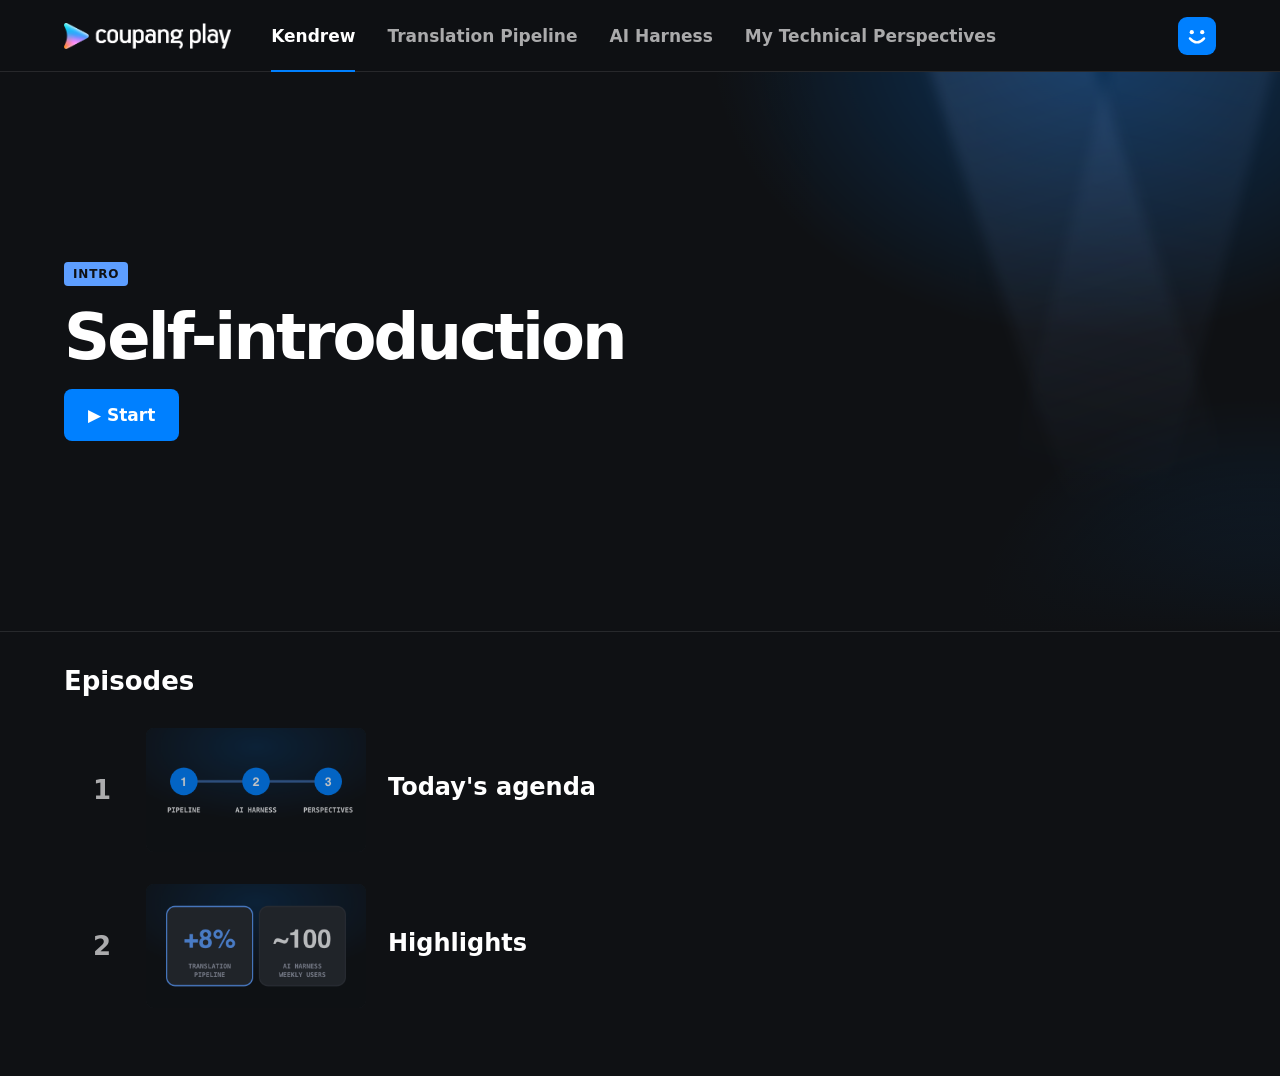
<file: start.html>
<!DOCTYPE html>
<html><head><meta charset="utf-8"><meta name="viewport" content="width=device-width, initial-scale=1"><title>Kendrew's Presentation</title><link rel="icon" type="image/svg+xml" href="assets/favicon.svg">
<link rel="stylesheet" href="assets/coupangplay-tokens.css">
<style>
/* Official Coupang Play colour tokens + deck aliases (--blue, --bg, --fg…) live in assets/coupangplay-tokens.css.
   Below: deck-only extras. Sizes scaled ~1.25× for 1080p screen share. */
:root{
  --green:var(--color-base-green-200);      /* "chosen" highlight (brand token) */
  --rail:var(--color-base-blue-gray-900);     /* poster/thumb placeholder fill */
  --on-accent:var(--color-semantic-text-primary-inverse); /* dark text on accent badges */
  --ease:cubic-bezier(.16,1,.3,1);
}
*{box-sizing:border-box}
html,body{margin:0;background:var(--bg);color:var(--fg);font-family:Pretendard,"SF Pro Text",Inter,ui-sans-serif,system-ui,sans-serif;-webkit-font-smoothing:antialiased}
.wrap{max-width:1680px;margin:0 auto;padding:0 64px}
button{font:inherit;color:inherit}
.view{display:none}.view.on{display:block;animation:fadein .28s var(--ease)}
@keyframes fadein{from{opacity:0}to{opacity:1}}

/* Header */
header{position:sticky;top:0;z-index:5;height:72px;background:rgba(15,17,20,.88);backdrop-filter:blur(18px);border-bottom:1px solid var(--line-subtle)}
header .wrap{height:100%;display:flex;align-items:center;gap:40px}
/* Profile avatar (top right) + details card. Avatar = Coupang Play's blue smiley profile icon (ref: assets/reference/coupangplay-profile-icons.png) */
.profile{margin-left:auto;position:relative}
.avatar{all:unset;cursor:pointer;width:38px;height:38px;border-radius:9px;display:block;background:var(--blue);
  box-shadow:0 0 0 2px transparent;transition:box-shadow .15s}
.avatar svg{width:100%;height:100%;display:block}
.avatar:hover,.avatar[aria-expanded="true"]{box-shadow:0 0 0 2px var(--fg)}
.menu{display:none;position:absolute;right:0;top:calc(100% + 14px);width:380px;padding:22px 24px;border-radius:12px;background:var(--color-base-blue-gray-900);
  border:1px solid var(--line);box-shadow:0 18px 50px rgba(0,0,0,.55);animation:fadein .2s var(--ease)}
.menu.on{display:block}
.menu .who{display:flex;align-items:center;gap:14px;padding-bottom:16px;margin-bottom:14px;border-bottom:1px solid var(--line)}
.menu .who .avatar{width:52px;height:52px;border-radius:12px;cursor:default}
.menu .who b{display:block;font-size:19px;font-weight:850}
.menu .who small{display:block;font-size:14px;color:var(--fg3);margin-top:2px}
.menu dl{display:grid;grid-template-columns:104px 1fr;gap:10px 14px;margin:0;font-size:15px;line-height:1.4}
.menu dt{color:var(--fg3);font-weight:650}
.menu dd{margin:0;font-weight:600}
.brand{all:unset;cursor:pointer;font-weight:900;font-size:20px;letter-spacing:-.02em;display:flex;align-items:center;gap:10px}
.brand img{height:26px;width:auto;display:block}
nav{display:flex;gap:32px;height:100%}
nav a{position:relative;display:flex;align-items:center;font-size:17px;font-weight:700;color:var(--fg3);text-decoration:none;transition:color .12s}
nav a:hover,nav a.on{color:var(--fg)}
nav a.on::after{content:"";position:absolute;left:0;right:0;bottom:-1px;height:2px;background:var(--blue)}
kbd{font:inherit;font-size:13px;padding:1px 7px;border-radius:4px;border:1px solid var(--line-strong);color:var(--fg2)}

/* Shared: badges, buttons, hero */
.badges{display:flex;gap:8px;margin-bottom:18px}
.badge{padding:5px 9px;border-radius:4px;font-size:12px;font-weight:850;letter-spacing:.07em;text-transform:uppercase;white-space:nowrap}
.badge.solid{background:var(--accent);color:var(--on-accent)}
.badge.subtle{background:color-mix(in srgb,var(--accent) 14%,transparent);color:var(--accent)}
.badge.outline{border:1px solid var(--line-strong);color:var(--fg2)}
.btns{display:flex;gap:12px}
.btn{all:unset;cursor:pointer;min-height:52px;padding:0 24px;border-radius:8px;display:inline-flex;align-items:center;gap:10px;font-size:17px;font-weight:800;transition:background .12s,transform .12s}
.btn.primary{background:var(--blue);color:var(--on)}
.btn.primary:hover{background:var(--blue-400)}
.btn.primary:active{background:var(--blue-600);transform:scale(.97)}
.btn.secondary{background:rgba(255,255,255,.14);backdrop-filter:blur(12px)}
.btn.secondary:hover{background:rgba(255,255,255,.22)}
.btn:focus-visible,.ep-row:focus-visible{box-shadow:0 0 0 3px rgba(0,128,255,.4)}
.hero{position:relative;overflow:hidden;border-bottom:1px solid var(--line-subtle)}
.hero .art{position:absolute;inset:0 0 0 52%}
.hero .art svg{width:100%;height:100%}
.hero .art img{width:100%;height:100%;object-fit:cover;object-position:right center;display:block}   /* home banner poster; poster content sits on the right */
.hero::after{content:"";position:absolute;inset:0;background:linear-gradient(90deg,var(--bg) 50%,rgba(15,17,20,.5) 62%,rgba(15,17,20,0) 78%),linear-gradient(0deg,var(--bg) 0%,rgba(15,17,20,0) 30%);pointer-events:none}
.hero .wrap{position:relative;z-index:1;height:100%;display:flex;flex-direction:column;justify-content:center}
.hero h1{font-size:64px;font-weight:900;line-height:1.04;letter-spacing:-.045em;margin:0 0 18px;max-width:820px}
.hero .logline{font-size:21px;font-weight:600;line-height:1.5;color:var(--fg2);max-width:720px;margin:0 0 26px}

/* Home */
#home .hero{height:560px}
#home .hero::after{background:linear-gradient(90deg,var(--bg) 42%,rgba(15,17,20,.5) 52%,rgba(15,17,20,0) 64%),linear-gradient(0deg,var(--bg) 0%,rgba(15,17,20,0) 30%)}   /* narrower side fade than title pages, so the poster's left column stays clear at 1440px */
/* Visual agenda (shown in the "Today's agenda" clip): one chip per section, in talk order */
.agenda{display:flex;gap:10px;margin:0 0 28px;max-width:820px}
.agenda button{all:unset;cursor:pointer;flex:1;min-width:0;padding:10px 12px 11px;border-radius:8px;background:rgba(255,255,255,.06);border-top:3px solid var(--accent);transition:background .12s}
.agenda button:hover{background:rgba(255,255,255,.12)}
.agenda button:focus-visible{box-shadow:0 0 0 3px rgba(0,128,255,.4)}
.agenda .an{display:block;font-size:16px;font-weight:850;letter-spacing:.07em;color:var(--accent)}
.agenda .at{display:block;font-size:22px;font-weight:750;line-height:1.25;margin-top:3px;white-space:nowrap;overflow:hidden;text-overflow:ellipsis}
.agenda.pts button{padding:22px 26px 26px;display:flex;flex-direction:column;justify-content:flex-start}
.agenda.pts .an{font-size:20px}
.agenda.pts .at{font-size:32px;white-space:normal}
.agenda .ap{display:block;margin-top:18px;font-size:24px;font-weight:500;line-height:1.35;color:var(--fg2)}
.agenda .ap > span{display:block;position:relative;padding-left:1em;margin-top:10px}
.agenda .ap > span::before{content:'•';position:absolute;left:0;color:var(--accent)}
section.rail{padding:34px 0 6px}
.rail h2{font-size:26px;font-weight:800;margin:0 0 18px;display:flex;align-items:baseline;gap:12px}
.rail h2 small{font-size:15px;font-weight:600;color:var(--fg3)}
.rail h2 a{margin-left:auto;font-size:15px;font-weight:700;color:var(--fg3);text-decoration:none}
.rail h2 a:hover{color:var(--fg)}
.thumb img{position:absolute;inset:0;width:100%;height:100%;object-fit:cover}
.thumb{position:relative;aspect-ratio:16/9;background:var(--rail)}
.thumb svg{position:absolute;inset:0;width:100%;height:100%}
.thumb::after{content:"";position:absolute;inset:0;background:linear-gradient(0deg,rgba(15,17,20,.88) 0%,rgba(15,17,20,0) 58%)}
footer{padding:30px 0 44px;font-size:15px;color:var(--fg3)}

/* Title page */
#title .hero{height:620px}
.meta{display:grid;grid-template-columns:96px 1fr;gap:8px 18px;max-width:780px;font-size:17px;line-height:1.5;margin:0 0 30px}
.meta dt{color:var(--fg3);font-weight:650}
.meta dd{margin:0;font-weight:550}
.back{all:unset;cursor:pointer;font-size:15px;font-weight:700;color:var(--fg3);margin-bottom:22px}
.back:hover{color:var(--fg)}
.ep-list{display:flex;flex-direction:column;gap:4px;padding-bottom:48px}
.ep-row{all:unset;cursor:pointer;display:grid;grid-template-columns:44px 220px 1fr;gap:22px;align-items:center;padding:14px 16px;border-radius:12px;transition:background .12s}
.ep-row:hover{background:var(--card)}
.ep-row .n{font-size:26px;font-weight:850;color:var(--fg3);text-align:center}
.ep-row .thumb{border-radius:8px;overflow:hidden}
.ep-row .thumb::after{background:rgba(15,17,20,.25)}
.ep-row .t{font-size:20px;font-weight:750;line-height:1.3}
.ep-row .s{font-size:15px;color:var(--fg3);margin-top:4px;font-weight:550}
/* Title pages are on screen while a section is introduced: screen-share sizes (presentation_style_reference.md Part 3) */
#title .hero .logline{font-size:26px}
#title .hero{height:auto;min-height:620px}   /* grow when a section has many rows, instead of clipping */
#title .hero .wrap{min-height:620px;padding-top:48px;padding-bottom:48px}
#title .meta{grid-template-columns:130px 1fr;max-width:780px;font-size:22px;gap:10px 22px}   /* 780px keeps text clear of the hero art (starts at 52%) */
#title .ep-row .t,#home .ep-row .t{font-size:24px}
#title .ep-row .s,#home .ep-row .s{font-size:18px}

/* Player (design layer placeholder) */
#player{position:fixed;inset:0;z-index:20;background:#000}
/* Top bar = controls only (Back, Prev, Next). D still opens the diagram. They sit outside the slide's safe area and fade when the mouse is idle. */
#player .top{position:absolute;left:0;right:0;top:0;z-index:2;padding:24px 32px;display:flex;align-items:center;gap:12px}
#player .top .sp{flex:1}
/* Slide canvas (after uipack's slide-canvas layout): a fixed 1920×1080 slide scaled to the window (--s, set in fitStage).
   Safe area 112 top, 144 sides, 88 bottom. Regions: headline, optional subtitle, body, footer. Headline and footer never move; only the body changes. */
#player .canvas{position:absolute;left:50%;top:50%;width:1920px;height:1080px;transform:translate(-50%,-50%) scale(var(--s,1));--cw:1920px}
#player{--mono:ui-monospace,"SF Mono",SFMono-Regular,Menlo,monospace}
/* Footer: hairline, then "Episode · section" left, progress in the middle, page count right */
#player .sfoot{position:absolute;left:144px;right:144px;bottom:88px;padding-top:20px;border-top:1px solid var(--line);display:flex;align-items:center;gap:36px;font:600 20px/1 var(--mono);letter-spacing:.08em;text-transform:uppercase;color:var(--fg3)}
#player .sfoot > span{flex:none;white-space:nowrap}
#player .sfoot .segs{gap:6px}
#player .sfoot .segs button{height:4px}
/* Stage = the headline plus body regions. Headline top-left, evidence below it (assertion-evidence layout). */
#player .stage{position:absolute;inset:112px 144px 168px;display:flex;flex-direction:column;align-items:flex-start;justify-content:flex-start;gap:16px;color:var(--fg3);font-size:24px}
#player .stage{animation:fadein .3s var(--ease)}
/* top-aligned: a timeline split across two parts keeps its line at the same height on both screens */
/* an already-seen part appears fully built with no fade or reveal */
#player .stage.back{animation:none;transition:none}
#player .stage b{font-size:76px;line-height:1.08;color:var(--fg);font-weight:850;letter-spacing:-.025em}
#player .stage > span:not(.badge){font-size:34px;line-height:1.35;min-height:1.35em;color:var(--fg2);font-weight:550}
/* every part: title at the same y, subtitle slot always reserved, body starts at the same gap */
@media (min-width:901px){#player .stage > span + :is(.meta,.stack,.agenda,table,.cmp,.tree,.screens,.pyr,.stat,.flow,.tl-h,.tl-snake,.arch){margin-top:26px}}
/* Rows: hairline between rows, small mono uppercase key on the left (slide-canvas row style) */
#player .stage .meta{margin:26px 0 0;max-width:1500px;grid-template-columns:230px 1fr;font-size:36px;line-height:1.35;color:var(--fg);gap:0 36px}
#player .stage .meta :is(dt,dd){border-top:1px solid var(--line);padding:24px 0}
#player .stage .meta dt{font:600 22px/1.3 var(--mono);letter-spacing:.08em;text-transform:uppercase;padding-top:36px}
#player .stage .meta .grp{grid-column:1/-1;font-size:24px;font-weight:800;letter-spacing:.08em;text-transform:uppercase;color:var(--accent,#fff)}
#player .stage .meta .grp:not(:first-child){margin-top:14px}
/* stack: each row is a heading with its text as a subtitle underneath (for rows whose titles are too long for the 130px key column) */
#player .stage .stack{margin:30px 0 0;display:flex;flex-direction:column;gap:0;max-width:1500px}
#player .stage .stack > div{border-top:1px solid var(--line);padding:24px 0}
#player .stage .stack .h{font-size:48px;font-weight:800;line-height:1.15;letter-spacing:-.02em;color:var(--fg)}
#player .stage .stack .sub{font-size:34px;font-weight:550;line-height:1.35;color:var(--fg2);margin-top:8px}
#player .stage .agenda{margin:26px 0 0;width:min(1200px,100%);max-width:none}
#player .stage .agenda.pts{width:min(1632px,100%)}
#player .stage .foot{margin-top:28px;font-size:34px;font-weight:600;color:var(--fg2)}
#player .stage table{margin-top:26px;border-collapse:collapse;max-width:1632px;font-size:36px;color:var(--fg);text-align:left}  /* matches row slides (.meta): 36px, full colour */
#player .stage th{font:600 22px var(--mono);letter-spacing:.07em;text-transform:uppercase;color:var(--accent);padding:12px 24px 12px 0;border-bottom:2px solid var(--line-strong)}
#player .stage td{padding:24px 36px 24px 0;border-top:1px solid var(--line);font-weight:550;line-height:1.35;vertical-align:top}
#player .stage td:first-child{white-space:nowrap;padding-right:48px;font-weight:700}
#player .stage .cmp{margin-top:30px;width:100%;display:flex;flex-direction:column;gap:12px}
#player .cmp .ch,#player .cmp .cr{display:grid;grid-template-columns:430px 1fr 130px 190px;column-gap:36px;align-items:center}
#player .cmp .ch{font-size:18px;font-weight:850;letter-spacing:.07em;text-transform:uppercase;color:var(--accent);padding:0 28px}
#player .cmp .cr{padding:18px 28px;border-radius:16px;border:2px solid var(--line);background:rgba(255,255,255,.03)}
#player .cmp .cr.pick{border-color:var(--green);background:color-mix(in srgb,var(--green) 10%,transparent)}
#player .cmp .cnt{font-size:27px;font-weight:800;color:var(--fg);line-height:1.15}
#player .cmp .cns{font-size:18px;font-weight:600;color:var(--fg3);margin-top:6px;line-height:1.3}
#player .cmp .cr.pick .cns{color:var(--green)}
#player .cmp .cbar{height:20px;border-radius:6px;background:rgba(255,255,255,.14);min-width:10px;overflow:hidden}
#player .cmp .cbar i{display:block;height:100%;background:var(--fg3)}
#player .cmp .cr.pick .cbar i{background:var(--green)}
#player .cmp .cv{font-size:22px;font-weight:700;color:var(--fg2);margin-top:8px}
#player .cmp .cq{font-size:38px;font-weight:850;color:var(--fg)}
#player .cmp .cp{font-size:26px;font-weight:750;color:var(--fg2)}
#player .cmp .cr.pick .cv,#player .cmp .cr.pick .cp{color:var(--green)}
#player .stage .tree{margin-top:22px;display:grid;grid-template-columns:auto auto;column-gap:40px;row-gap:4px;align-items:baseline;font-size:22px;color:var(--fg2)}
#player .stage .tree code{font:600 21px/1.5 "SF Mono",ui-monospace,Menlo,monospace;color:var(--fg);white-space:pre}
#player .stage .tree span{font-weight:600}
#player .stage .tree .hl{font:inherit;font-weight:900;color:#fff}
/* flow: a linear diagram, source → step → fan-out to N markets. Each column is one reveal step. */
#player .stage .tl-h{position:relative;margin-top:48px;width:100%;display:grid;grid-template-columns:repeat(var(--n,4),1fr);column-gap:32px}
#player .tl-line{position:absolute;left:0;right:0;top:42px;height:4px;border-radius:2px;background:var(--accent);opacity:.55}
#player .tl-ph{position:relative}
/* snake timeline: top row runs left to right, turns down at the right edge, bottom row runs right to left (reverse C) */
#player .stage .tl-snake{position:relative;margin-top:48px;width:100%}
#player .stage .tl-snake .tl-h{margin-top:0}
#player .stage .tl-snake .tl-h.rev{margin-top:40px}
#player .tl-turn{position:absolute;top:42px;right:-56px;width:56px;height:calc(100% + 44px);box-sizing:border-box;border:4px solid var(--accent);border-left:0;border-radius:0 48px 48px 0;opacity:.55}
#player .tl-when{font-size:18px;font-weight:850;letter-spacing:.07em;text-transform:uppercase;color:var(--accent);height:30px}
#player .tl-dot{width:28px;height:28px;border-radius:50%;background:var(--accent);border:5px solid var(--bg);box-sizing:content-box;margin:-1px 0 0 -5px}
#player .tl-t{font-size:30px;font-weight:850;color:var(--fg);line-height:1.15;margin:22px 0 14px}
#player .tl-ph ul{margin:0;padding:0;list-style:none;display:flex;flex-direction:column;gap:12px}
#player .tl-ph li{font-size:21px;line-height:1.35;font-weight:600;color:var(--fg2);padding-left:18px;position:relative}
#player .bead{position:absolute;left:0;top:0;width:12px;height:12px;border-radius:50%;background:#fff;box-shadow:0 0 14px 4px rgba(93,158,255,.8);
  offset-rotate:0deg;animation:bead 9s linear infinite;opacity:0}
@keyframes bead{0%{offset-distance:0%;opacity:0}6%{opacity:.9}94%{opacity:.9}100%{offset-distance:100%;opacity:0}}
@media (prefers-reduced-motion:reduce),(max-width:900px){#player .bead{display:none}}
#player .tl-ph li::before{content:"";position:absolute;left:0;top:.6em;width:7px;height:7px;border-radius:50%;background:var(--accent)}
#player .stage .flow{margin-top:56px;display:flex;align-items:center}
#player .flow .node{border:2px solid var(--accent);border-radius:16px;padding:22px 30px;min-width:270px;background:rgba(255,255,255,.03)}
#player .flow .nt{font-size:34px;font-weight:800;color:var(--fg);line-height:1.15}
#player .flow .ns{font-size:20px;font-weight:600;color:var(--fg3);margin-top:8px}
#player .flow svg{flex:none;display:block}
#player .flow svg path{fill:none;stroke:var(--accent);stroke-width:3;stroke-linecap:round}
#player .flow svg polygon{fill:var(--accent)}
#player .bead{fill:var(--accent);filter:drop-shadow(0 0 5px var(--accent))}
#player .abeads .bead{fill:var(--c,var(--accent));filter:drop-shadow(0 0 5px var(--c,var(--accent)))}
#player .flow .col{display:flex;align-items:center}
#player .flow .posts{position:relative;display:flex;flex-direction:column;gap:24px}
#player .flow .posts .node{min-width:0;padding:0 26px;height:var(--bh);display:flex;flex-direction:column;justify-content:center}
#player .flow .posts .ns{font-size:18px;margin-top:4px}
#player .flow .posts .nt{font-size:26px}
#player .flow .cap{position:absolute;bottom:100%;left:0;margin-bottom:18px;white-space:nowrap}
/* arch: one architecture diagram drawn in slide style (see partArch). Each row has a tint (--c); its key and nodes use it. */
#player .stage .arch{width:1632px;max-width:none}
#player .arch svg{display:block;overflow:visible}
#player .arch .ast{font:600 22px var(--mono);letter-spacing:.08em;text-transform:uppercase;fill:var(--accent);text-anchor:middle}
#player .arch .asep{font-size:24px;fill:var(--fg3);text-anchor:middle}
#player .arch .acol{stroke:var(--line);stroke-dasharray:3 8}
#player .arch .aline{stroke:var(--line)}
#player .arch .akey{font:600 22px var(--mono);letter-spacing:.08em;text-transform:uppercase;fill:var(--c,var(--fg))}
#player .arch .asub{font-size:20px;font-weight:600;fill:var(--fg3)}
#player .arch .an{fill:color-mix(in srgb,var(--c,var(--accent)) 10%,transparent);stroke:var(--c,var(--accent));stroke-width:2.5}
#player .arch .ant{font-size:30px;font-weight:800;fill:var(--fg);text-anchor:middle}
#player .arch .ans{font-size:22px;font-weight:600;fill:var(--fg3);text-anchor:middle}
#player .arch .atag rect{fill:var(--bg);stroke:var(--c,var(--accent));stroke-width:1.5}
#player .arch .atag text{font:700 20px var(--mono);letter-spacing:.04em;fill:var(--c,var(--accent));text-anchor:middle}
#player .arch .ae{fill:none;stroke:var(--fg3);stroke-width:2.5}
#player .arch .ae.async{stroke-dasharray:9 7}
#player .arch .ahead{fill:var(--fg3)}
#player .arch .ael{font-size:22px;font-weight:600;fill:var(--fg2);paint-order:stroke;stroke:var(--bg);stroke-width:6px}
#player .arch .aopen{font-size:24px;font-weight:800;fill:var(--c,var(--accent));text-anchor:end}
#player .arch .click{cursor:pointer}
#player .arch .click:hover .an{fill:color-mix(in srgb,var(--c,var(--accent)) 22%,transparent)}
#player .arch .ghost .an{fill:none;stroke:var(--fg3);stroke-width:2;stroke-dasharray:8 6}
#player .arch .ghost .ant{fill:var(--fg2)}
#player .arch .acrumb{cursor:pointer}
#player .arch .acrumb text{font:600 22px var(--mono);letter-spacing:.08em;text-transform:uppercase;fill:var(--accent)}
#player .arch .acrumb:hover text{text-decoration:underline}
#player .arch .alg{font-size:20px;font-weight:600;fill:var(--fg3)}
/* screens: drafted client mock-ups, one card per step, each revealed in turn. UI items come from JSON (see partScreens). */
#player .stage .screens{margin-top:34px;display:flex;align-items:stretch;gap:0;width:100%}
#player .screens .arw{flex:none;align-self:center;width:44px;text-align:center;color:var(--accent);font-size:28px;font-weight:800}
#player .screens .scr{flex:1;min-width:0;display:flex;flex-direction:column;gap:12px}
#player .screens .lbl{font-size:18px;font-weight:850;letter-spacing:.07em;text-transform:uppercase;color:var(--accent)}
#player .screens .ui{flex:1;background:var(--card);border:1px solid var(--line-strong);border-radius:18px;padding:18px;display:flex;flex-direction:column;gap:14px;font-size:21px;color:var(--fg);min-height:380px}
#player .screens .ui .h{font-size:25px;font-weight:800}
#player .screens .ui .note{font-size:18px;color:var(--fg3);line-height:1.4}
#player .screens .ui .btn2{align-self:flex-start;padding:9px 18px;border-radius:9px;font-weight:750;font-size:20px;background:var(--accent);color:#fff}
#player .screens .ui .btn2.ghost{background:none;border:1px solid var(--line-strong);color:var(--fg2)}
#player .screens .ui .row{display:flex;align-items:center;justify-content:space-between;gap:10px;font-weight:600}
#player .screens .ui .tg{width:40px;height:22px;border-radius:11px;background:var(--line-strong);position:relative;flex:none}
#player .screens .ui .tg::after{content:"";position:absolute;top:3px;left:3px;width:16px;height:16px;border-radius:50%;background:#fff}
#player .screens .ui .tg.on{background:var(--accent)}#player .screens .ui .tg.on::after{left:21px}
#player .screens .ui .ck{width:20px;height:20px;border-radius:5px;border:2px solid var(--line-strong);flex:none;display:grid;place-items:center;font-size:16px;font-weight:900}
#player .screens .ui .ck.on{background:var(--accent);border-color:var(--accent)}
#player .screens .ui .vid{display:flex;gap:12px;padding:10px;border:1px solid var(--line);border-radius:12px}
#player .screens .ui .th{width:46px;height:64px;border-radius:7px;flex:none;background:linear-gradient(160deg,var(--accent),var(--color-base-blue-gray-800))}
#player .screens .ui .vt{font-weight:700;font-size:20px}
#player .screens .ui .vm{font-size:18px;color:var(--fg3);margin-top:2px}
#player .screens .ui .acts{display:flex;gap:6px;margin-top:7px;flex-wrap:wrap}
#player .screens .ui .act{font-size:18px;font-weight:700;padding:3px 10px;border-radius:7px;border:1px solid var(--line-strong);color:var(--fg2)}
#player .screens .ui [data-ui]{cursor:pointer;user-select:none}
#player .screens .ui .btn2.done{background:var(--color-base-green-200);color:var(--color-base-gray-950)}
#player .screens .ui .act:hover{border-color:var(--accent);color:var(--fg)}
#player .screens .ui .act.go{background:var(--accent);border-color:var(--accent);color:#fff}
#player .screens .ui .fb{display:flex;flex-direction:column;gap:8px;margin-top:8px;font-size:18px}
#player .screens .ui .fb[hidden],#player .screens .ui .fbr[hidden]{display:none}
#player .screens .ui .fbr{display:flex;flex-direction:column;gap:8px}
#player .screens .ui .act.sel{border-color:var(--accent);color:var(--fg)}
#player .screens .ui .vid.gone{opacity:.6;align-items:center}
#player .screens .ui .vid.gone .th{background:var(--line-strong)}
#player .screens .api{font:600 18px/1.4 "SF Mono",ui-monospace,Menlo,monospace;color:var(--fg3)}
#player .screens .api b{font:inherit;color:var(--accent);font-weight:700}
/* stat: one big number + what it measures + a source line, for evidence slides. {n, label, cite, url?} */
#player .stage .stat{margin-top:20px;display:flex;flex-direction:column;gap:10px;max-width:1400px}
/* cards: one row of equal cards (headline number or icon, heading, one line). Problem-statement slides. */
#player .stage .cards{margin-top:34px;width:100%;display:grid;grid-template-columns:repeat(var(--n,4),1fr);gap:28px}
#player .cards .cd{background:var(--card);border:1px solid var(--line);border-radius:20px;padding:40px 36px;min-height:460px;display:flex;flex-direction:column;gap:18px}
#player .cards .big{font-size:96px;line-height:1;font-weight:850;letter-spacing:-.04em;color:var(--accent);font-variant-numeric:tabular-nums}
#player .cards .big.red{color:var(--color-base-red-300)}
/* Chosen / rejected marks: sized to read on a shrunken screen share */
#player .yes,#player .no{display:inline-block;font:700 32px/1 Pretendard,"SF Pro Text",Inter,system-ui,sans-serif;vertical-align:-4px;margin-right:6px}
#player .yes{color:var(--color-base-green-200)}
#player .no{color:var(--color-base-red-300)}
#player .cards svg{width:56px;height:56px;stroke:var(--accent);fill:none;stroke-width:1.8;stroke-linecap:round;stroke-linejoin:round;margin-bottom:22px}
#player .cards .h{font-size:34px;line-height:1.2;font-weight:800;letter-spacing:-.01em;color:var(--fg)}
#player .cards .p{font-size:26px;line-height:1.4;font-weight:550;color:var(--fg2)}
#player .stage .stat .n{font-size:110px;line-height:1;font-weight:850;letter-spacing:-.04em;color:var(--accent);font-variant-numeric:tabular-nums}
#player .stage .stat .l{font-size:32px;line-height:1.3;font-weight:650;color:var(--fg)}
#player .stage .stat cite{font-style:normal;font-size:18px;color:var(--fg3);margin-top:4px}
#player .stage .stat cite a{color:inherit}
#player .stage .stat .k{margin-top:22px;padding-left:20px;border-left:4px solid var(--accent);font-size:30px;line-height:1.3;font-weight:750;color:var(--fg)}
/* pyramid: inverted, stacked trapezoid tiers (top = widest, cheapest), each with a question and cadence to its right, a cost axis on the left, a loop line below. */
#player .stage .pyr{margin-top:34px;display:flex;gap:24px}
#player .pyr-axis{position:relative;width:150px;flex:none}
#player .pyr-axis::before{content:"";position:absolute;right:10px;top:4px;bottom:14px;width:3px;border-radius:2px;background:var(--accent);opacity:.6}
#player .pyr-axis::after{content:"";position:absolute;right:4px;bottom:0;border:8px solid transparent;border-top:14px solid var(--accent);border-bottom:0;opacity:.8}
#player .pyr-axis span{position:absolute;right:32px;white-space:nowrap;text-align:right;font-size:18px;font-weight:850;letter-spacing:.05em;text-transform:uppercase;color:var(--fg2);line-height:1.3}
#player .pyr-axis .hi{top:4px}
#player .pyr-axis .lo{bottom:0}
#player .pyr-rows{display:flex;flex-direction:column;gap:10px}
#player .pyr-row{display:grid;grid-template-columns:680px 1fr;column-gap:48px;align-items:center}
#player .pyr-tier{height:128px;box-sizing:border-box;padding-top:18px;display:flex;flex-direction:column;justify-content:flex-start;align-items:center;text-align:center;background:color-mix(in srgb,var(--accent) var(--o),var(--bg));color:#fff}
#player .pyr-tier .n{font-size:24px;font-weight:850;letter-spacing:.06em;text-transform:uppercase;line-height:1.1}
#player .pyr-tier .h{font-size:18px;font-weight:650;opacity:.85;margin-top:6px}
#player .pyr-txt .q{font-size:30px;font-weight:800;color:var(--fg);line-height:1.2}
#player .pyr-txt .w{font-size:18px;font-weight:850;letter-spacing:.07em;text-transform:uppercase;color:var(--accent);margin-top:10px}
#player .stage .pyr-loop{margin:34px 0 0 174px;padding-left:20px;border-left:4px solid var(--accent);font-size:26px;line-height:1.3;font-weight:750;color:var(--fg)}
#player .stage .pyr-loop i{font-style:normal;color:var(--accent);margin-right:12px}
#player .stage > .btn{margin-top:22px}
@media (min-width:901px){#player .stage > .btn{margin-top:28px;min-height:72px;padding:0 36px;font-size:24px;border-radius:10px}}   /* slide buttons: canvas label scale, not the home-page size */
/* Builds: → reveals one row at a time before moving to the next part. Hidden rows keep their space, so nothing jumps. */
#player .stage [data-step]{transition:opacity .45s var(--ease)}
#player .stage .held{opacity:0}
/* Idle (no mouse for 2.5s): buttons and cursor fade; part label and progress stay as signposts */
#player.idle{cursor:none}
#player .pbtn{transition:opacity .4s}
#player.idle .pbtn{opacity:0}
/* Netflix-style next button on a section's last episode: right-aligned just above the footer's progress bars
   (canvas px, so it scales with the slide), stays visible when idle.
   The primary-blue fill sweeps left to right once, then the button stays full */
#player .nextep{all:unset;position:absolute;right:144px;bottom:156px;z-index:2;cursor:pointer;overflow:hidden;border-radius:8px;padding:18px 34px;background:rgba(255,255,255,.14);color:#fff;font-size:26px;font-weight:800;box-shadow:0 8px 28px rgba(0,0,0,.45)}
#player .nextep .fill{position:absolute;inset:0;background:#0080ff;transform-origin:left;transform:scaleX(0);animation:nextfill 8s linear forwards}
#player .nextep .lbl{position:relative}
#player .nextep:hover{background:rgba(255,255,255,.22)}
#player .nextep:focus-visible{box-shadow:0 0 0 3px rgba(0,128,255,.4)}
@keyframes nextfill{to{transform:scaleX(1)}}
@media (prefers-reduced-motion:reduce){#player .nextep .fill{animation:none;transform:scaleX(1)}}
/* Optional part background (`bg` in the part JSON). "bigbang": one bright origin top right, rays and debris flying out,
   so "one source of truth" reads as everything starting from one point. Kept faint so row text stays readable. */
#player .bg{position:absolute;inset:0;pointer-events:none;overflow:hidden;--o:88% 22%;
  -webkit-mask:linear-gradient(transparent,#000 9%,#000 85%,transparent),linear-gradient(90deg,transparent,#000 3%,#000 97%,transparent);-webkit-mask-composite:source-in;
          mask:linear-gradient(transparent,#000 9%,#000 85%,transparent) intersect,linear-gradient(90deg,transparent,#000 3%,#000 97%,transparent)}   /* fade the edges so letterboxing shows no hard line */
#player .bg-bigbang{
  background:
    radial-gradient(circle at var(--o),#fff 0,rgba(255,255,255,.85) 5px,rgba(93,158,255,.45) 28px,rgba(93,158,255,.14) 160px,rgba(93,158,255,.05) 380px,transparent 640px),
    radial-gradient(circle at var(--o),transparent 250px,rgba(93,158,255,.10) 262px,transparent 300px),
    radial-gradient(circle at var(--o),transparent 520px,rgba(93,158,255,.06) 530px,transparent 570px),
    radial-gradient(circle at 74% 12%,rgba(255,255,255,.7) 0 2px,transparent 3px),
    radial-gradient(circle at 80% 38%,rgba(255,255,255,.6) 0 2px,transparent 3px),
    radial-gradient(circle at 95% 34%,rgba(93,158,255,.8) 0 3px,transparent 4px),
    radial-gradient(circle at 66% 30%,rgba(93,158,255,.6) 0 2px,transparent 3px),
    radial-gradient(circle at 92% 8%,rgba(255,255,255,.5) 0 2px,transparent 3px),
    radial-gradient(circle at 58% 8%,rgba(93,158,255,.5) 0 2px,transparent 3px),
    radial-gradient(circle at 70% 52%,rgba(255,255,255,.35) 0 2px,transparent 3px),
    radial-gradient(circle at 97% 60%,rgba(93,158,255,.45) 0 2px,transparent 3px);
  animation:bang 1.4s cubic-bezier(.16,1,.3,1) both;transform-origin:var(--o)}
#player .bg-bigbang::before{content:"";position:absolute;inset:0;
  background:repeating-conic-gradient(from 3deg at var(--o),rgba(93,158,255,.13) 0 .6deg,transparent .6deg 7deg);
  -webkit-mask:radial-gradient(circle at var(--o),#000 40px,rgba(0,0,0,.5) 300px,transparent 900px);
          mask:radial-gradient(circle at var(--o),#000 40px,rgba(0,0,0,.5) 300px,transparent 900px)}
@keyframes bang{from{opacity:0;transform:scale(.3)}to{opacity:1;transform:none}}
/* Entry only: a white flash at the origin that becomes a shockwave ring and fades, while the scene grows out behind it */
#player .bg-bigbang{animation-delay:.12s}
#player .shock{position:absolute;pointer-events:none;left:88%;top:22%;width:0;height:0;border-radius:50%;border:3px solid #fff;
  transform:translate(-50%,-50%);opacity:0;animation:shock 1.4s ease-out forwards}
@keyframes shock{
  0%{width:0;height:0;opacity:1;background:#fff;border-color:#fff;box-shadow:0 0 0 0 rgba(255,255,255,0)}
  8%{width:44px;height:44px;opacity:1;background:#fff;border-color:#fff;box-shadow:0 0 120px 60px rgba(255,255,255,.9)}
  30%{width:520px;height:520px;opacity:.9;background:rgba(255,255,255,0);border-color:rgba(255,255,255,.8);box-shadow:0 0 60px 8px rgba(93,158,255,.35)}
  100%{width:1700px;height:1700px;opacity:0;background:rgba(255,255,255,0);border-color:rgba(93,158,255,.7);box-shadow:0 0 40px 0 rgba(93,158,255,0)}}
/* "loop": a ring on the right with four clockwise arrowheads (one per feedback source) and a dot travelling round it */
#player .bg-loop{animation:fadein .8s var(--ease) both}
#player .bg-loop svg{position:absolute;inset:0;width:100%;height:100%}
#player .bg-loop .orb{transform-box:view-box;transform-origin:1710px 560px;animation:orbit 16s linear infinite}
@keyframes orbit{to{transform:rotate(360deg)}}
#player .bg.back{animation:none}
@media (prefers-reduced-motion:reduce){#player .bg,#player .bg .orb{animation:none}#player .shock{display:none}}
@media (max-width:900px){#player :is(.bg,.shock){display:none}}
/* B = blank screen, to pull attention back to the speaker */
#black{position:fixed;inset:0;z-index:60;background:#000;display:none}
#black.on{display:block}
#player .top .diag kbd,#diagram kbd{font:inherit;font-size:12px;opacity:.7;margin-left:4px}
#diagram{position:fixed;inset:0;z-index:40;background:var(--bg);display:none;flex-direction:column}
#diagram.on{display:flex;animation:fadein .28s var(--ease)}
#diagram .bar{display:flex;align-items:center;gap:16px;padding:14px 24px;border-bottom:1px solid var(--line);border-top:3px solid var(--accent)}
#diagram .bar img{height:22px;margin-right:6px}
#diagram .bar b{font-size:17px;font-weight:800}
#diagram .bar span{font-size:14px;color:var(--fg3);margin-left:auto}
#diagram iframe{flex:1;width:100%;border:0;background:var(--bg)}
.segs{flex:1;display:flex;gap:4px}
.segs button{all:unset;cursor:pointer;height:5px;border-radius:3px;background:var(--line-strong)}
.segs button.done{background:var(--fg3)}
.segs button.cur{background:var(--accent)}
.pbtn{all:unset;cursor:pointer;font-size:15px;font-weight:750;color:var(--fg2);padding:8px 12px;border-radius:8px;background:rgba(255,255,255,.1)}
.pbtn:hover{background:rgba(255,255,255,.2)}

/* Small screens (phones, narrow windows). Same layout and content, scaled down: wide slide widgets scroll sideways
   inside the slide, and the slide itself scrolls when it is taller than the screen. Desktop (screen share) is untouched. */
@media (max-width:900px){
  .wrap{padding:0 16px}
  header{height:56px}
  header .wrap{gap:16px}
  .brand img{height:20px}
  nav{gap:18px;overflow-x:auto;scrollbar-width:none;min-width:0;flex:1}
  nav::-webkit-scrollbar{display:none}
  nav a{font-size:15px;white-space:nowrap;flex:none}
  .profile{margin-left:0;flex:none}
  .avatar{width:32px;height:32px}
  .menu{position:fixed;right:16px;top:64px;width:auto;left:16px;max-width:380px;margin-left:auto}
  .menu dl{grid-template-columns:96px 1fr;font-size:14px}
  /* hero: art becomes a faded backdrop behind the text */
  .hero .art{inset:0;opacity:.35}
  .hero::after,#home .hero::after{background:linear-gradient(0deg,var(--bg) 0%,rgba(15,17,20,.6) 60%,rgba(15,17,20,.3) 100%)}
  #home .hero,#title .hero{height:auto;min-height:0}
  .hero .wrap,#title .hero .wrap{min-height:0;padding-top:36px;padding-bottom:36px}
  .hero h1{font-size:38px;margin-bottom:12px}
  .hero .logline,#title .hero .logline{font-size:17px;margin-bottom:20px}
  .btns{flex-wrap:wrap}
  .btn{min-height:46px;padding:0 18px;font-size:15px}
  .badges{flex-wrap:wrap}
  .agenda{flex-wrap:wrap}
  .agenda button{flex:1 1 calc(50% - 10px)}
  .agenda.pts button{flex-basis:100%;padding:14px 16px 16px}
  .agenda.pts .at{font-size:20px}
  .agenda .ap{font-size:15px;margin-top:8px}
  .rail h2{font-size:22px}
  #title .meta,.meta{grid-template-columns:90px 1fr;font-size:16px;gap:8px 14px}
  .ep-row,#title .ep-row{grid-template-columns:22px 96px 1fr;gap:12px;padding:10px 4px}
  .ep-row .n{font-size:18px}
  #title .ep-row .t,#home .ep-row .t{font-size:16px}
  #title .ep-row .s,#home .ep-row .s{font-size:14px}
  /* player */
  #player .top{padding:12px 16px;gap:10px}
  #player .top .t{font-size:13px;min-width:0;overflow:hidden;text-overflow:ellipsis;white-space:nowrap}
  #player .canvas{position:static;width:auto;height:auto;transform:none;--cw:100vw}   /* phones: no scaled canvas, the stage scrolls */
  #player .sfoot{position:absolute;left:16px;right:16px;bottom:16px;padding-top:10px;gap:12px;font-size:11px}
  #player .sfoot > span:first-child{flex:1 1 auto;min-width:0;overflow:hidden;text-overflow:ellipsis}
  #player .sfoot .segs{display:none}
  .pbtn{font-size:14px;padding:8px 10px;flex:none}
  #player .stage{inset:64px 0 64px;margin:0 auto;width:calc(100vw - 32px);justify-content:flex-start;overflow-y:auto;overflow-x:hidden;padding:12px 0 24px;gap:10px;font-size:16px}
  #player .stage > span.empty{display:none}
  #player .stage b{font-size:28px}
  #player .stage > span:not(.badge){font-size:17px}
  #player .stage > *{flex:none;max-width:100%}
  #player .stage .meta{margin-top:14px;grid-template-columns:90px 1fr;font-size:17px;gap:0 14px}
  #player .stage .meta :is(dt,dd){padding:12px 0}
  #player .stage .meta dt{font-size:12px;padding-top:15px}
  #player .stage .meta .grp{font-size:14px}
  #player .stage .stack{margin-top:14px;gap:0}
  #player .stage .stack > div{padding:14px 0}
  #player .stage .stack .h{font-size:21px}
  #player .stage .stack .sub{font-size:16px;margin-top:4px}
  #player .stage .agenda{margin-top:14px}
  /* wide widgets: keep their layout, scroll sideways */
  #player .stage table,#player .stage .tree,#player .stage .cmp,#player .stage .flow,#player .stage .screens,#player .stage .pyr{overflow-x:auto;width:100%}
  #player .stage table{display:block;font-size:17px;margin-top:14px}
  #player .stage td{padding:12px 14px 12px 0}
  #player .stage th{font-size:12px;padding:8px 14px 8px 0;white-space:nowrap}
  #player .stage td{padding:10px 14px 10px 0;min-width:140px}
  #player .stage .tree{margin-top:14px;font-size:14px;column-gap:20px}
  #player .stage .tree code{font-size:13px}
  #player .stage .cmp{margin-top:16px}
  #player .cmp .ch,#player .cmp .cr{grid-template-columns:220px 160px 60px 90px;column-gap:16px;width:max-content}
  #player .cmp .ch{font-size:11px;padding:0 14px}
  #player .cmp .cr{padding:12px 14px;border-radius:12px}
  #player .cmp .cnt{font-size:17px}
  #player .cmp .cns{font-size:13px}
  #player .cmp .cv{font-size:14px}
  #player .cmp .cq{font-size:24px}
  #player .cmp .cp{font-size:16px}
  #player .stage .flow{margin-top:16px;padding:8px 0}
  #player .stage .flow:has(.cap){padding-top:90px}
  #player .flow .node{min-width:150px;padding:12px 16px;border-radius:12px}
  #player .flow .nt{font-size:18px}
  #player .flow .ns{font-size:13px}
  #player .flow .posts{gap:24px}
  #player .flow .posts .node{padding:0 14px}
  #player .flow .posts .nt{font-size:16px}
  #player .flow .posts .ns{font-size:12px}
  #player .flow svg{transform:scaleX(.6);margin:0 -14px}
  #player .stage .screens{margin-top:16px}
  #player .screens .scr{flex:none;width:240px}
  #player .screens .arw{width:32px;font-size:22px}
  #player .screens .ui{min-height:0;font-size:15px}
  /* timeline: phases stack vertically */
  #player .stage .tl-h{margin-top:16px;grid-template-columns:1fr;row-gap:22px}
  #player .tl-line,#player .tl-turn{display:none}
  #player .tl-snake .tl-ph{grid-column:auto!important;grid-row:auto!important}
  #player .stage .tl-snake .tl-h.rev{margin-top:22px}
  #player .tl-when{font-size:12px;height:auto}
  #player .tl-dot{display:none}
  #player .tl-t{font-size:20px;margin:4px 0 8px}
  #player .tl-ph li{font-size:15px}
  #player .tl-ph ul{gap:8px}
  #player .stage .cards{margin-top:16px;grid-template-columns:repeat(var(--n,4),220px);gap:12px;overflow-x:auto}
  #player .cards .cd{min-height:0;padding:20px 18px;gap:10px;border-radius:14px}
  #player .cards .big{font-size:48px}
  #player .cards svg{width:32px;height:32px;margin-bottom:8px}
  #player .cards .h{font-size:19px}
  #player .cards .p{font-size:15px}
  #player .stage .stat .n{font-size:64px}
  #player .stage .stat .l{font-size:19px}
  #player .stage .stat cite{font-size:13px}
  #player .stage .stat .k{font-size:18px;margin-top:12px}
  #player .stage .pyr{margin-top:16px;gap:10px}
  #player .pyr-axis{width:84px}
  #player .pyr-axis span{font-size:11px;right:24px;white-space:normal;width:60px}
  #player .pyr-rows{flex:none}
  #player .pyr-row{grid-template-columns:300px 220px;column-gap:16px}
  #player .pyr-tier{height:84px;padding-bottom:10px}
  #player .pyr-tier .n{font-size:15px}
  #player .pyr-tier .h{font-size:12px}
  #player .pyr-txt .q{font-size:16px}
  #player .pyr-txt .w{font-size:11px}
  #player .stage .pyr-loop{margin:16px 0 0;font-size:16px}
  #diagram .bar{padding:10px 16px;gap:10px}
  #diagram .bar span{display:none}
  #diagram .bar b{font-size:14px;margin-right:auto;min-width:0;overflow:hidden;text-overflow:ellipsis;white-space:nowrap}
}
</style></head><body>

<header><div class="wrap">
  <button class="brand" data-go="">‹i›</button>
  <nav id="nav"></nav>
  <div class="profile"><button class="avatar" id="avatar" aria-label="Profile" aria-expanded="false"><svg viewBox="0 0 40 40" aria-hidden="true"><circle cx="14.5" cy="16" r="2.2" fill="#fff"/><circle cx="25.5" cy="16" r="2.2" fill="#fff"/><path d="M12.5 22.5 Q20 31 27.5 22.5" fill="none" stroke="#fff" stroke-width="2.4" stroke-linecap="round"/></svg></button>
    <div class="menu" id="menu"></div></div>
</div></header>

<main id="home" class="view"></main>
<main id="title" class="view"></main>
<div id="player" class="view"></div>
<div id="black"></div>
<div id="diagram"><div class="bar"><img src="assets/coupangplay-logo.webp" alt="Coupang Play"><b></b><span>Esc to close</span><button class="pbtn" data-close>✕ Close</button></div><iframe title="Diagram"></iframe></div>

<script type="module">
// ── Content (edit here) ─────────────────────────────────────────────────────

// All page text lives in content/: site.json (talk order, home banner, profile, posters) + one JSON per section
// (title page rows, parts, player content). Edit the JSON, not this file. Text marked [?: …] is still to be written.
// fetch() is blocked on file://, so serve this folder: `python3 -m http.server` then open http://localhost:8000/start.html
const json = f => fetch(`content/${f}.json`, {cache: 'no-store'}).then(   // no-store: JSON edits show on a normal refresh
  r => { if (!r.ok) throw Error(`content/${f}.json: ${r.status}`); return r.json(); });
let SITE, TALK;
try { SITE = await json('site'); TALK = await Promise.all(SITE.talk.map(json)); }
catch (err) { document.getElementById('home').innerHTML = `<div class="wrap" style="padding:80px 64px">Couldn't load content/*.json (${err.message}). Serve this folder over http, e.g. <code>python3 -m http.server</code>.</div>`;
  document.getElementById('home').classList.add('on'); throw err; }
const {hero: HERO, profile: PROFILE, posters: POSTER} = SITE;

// Static artwork per section: the shape of the idea, in the section's colour. viewBox 800×450.
const ART = {
  me: c => `<circle cx="400" cy="200" r="70" fill="${c}"/><path d="M270 400 C290 300 510 300 530 400" fill="${c}" fill-opacity=".75"/>
    <circle cx="400" cy="225" r="150" fill="none" stroke="${c}" stroke-opacity=".25" stroke-width="3"/>`,
  pipeline: c => `<g fill="none" stroke="${c}" stroke-width="3" stroke-linecap="round"><path d="M120 225 H330" stroke-opacity=".9"/>
      <path d="M330 225 C430 225 450 110 560 110 H700" stroke-opacity=".7"/><path d="M330 225 H700" stroke-opacity=".7"/>
      <path d="M330 225 C430 225 450 340 560 340 H700" stroke-opacity=".7"/></g>
    <circle cx="120" cy="225" r="26" fill="${c}"/>
    <g fill="${c}" fill-opacity=".85"><rect x="690" y="92" width="36" height="36" rx="8"/><rect x="690" y="207" width="36" height="36" rx="8"/><rect x="690" y="322" width="36" height="36" rx="8"/></g>
    <circle cx="330" cy="225" r="10" fill="#ffffff"/>`,
  knowledge: c => `<g stroke="${c}" stroke-width="3" stroke-opacity=".6"><path d="M400 225 L170 120 M400 225 L170 330 M400 225 L630 120"/></g>
    <path d="M400 225 C520 300 600 300 630 330" fill="none" stroke="${c}" stroke-width="6" stroke-linecap="round"/>
    <g fill="${c}"><ellipse cx="400" cy="190" rx="70" ry="22"/><rect x="330" y="190" width="140" height="80"/><ellipse cx="400" cy="270" rx="70" ry="22"/></g>
    <ellipse cx="400" cy="190" rx="70" ry="22" fill="#ffffff" fill-opacity=".25"/>
    <g fill="${c}" fill-opacity=".8"><circle cx="170" cy="120" r="20"/><circle cx="170" cy="330" r="20"/><circle cx="630" cy="120" r="20"/></g>
    <circle cx="630" cy="330" r="22" fill="#ffffff"/>`,
  agenda: c => `<g fill="${c}">${[0,1,2,3].map(k => `<rect x="${150+k*130}" y="175" width="110" height="100" rx="10" fill-opacity="${1-k*.2}"/>`).join('')}</g>`,
  bridge: c => `<path d="M170 300 C250 110 550 110 630 300" fill="none" stroke="${c}" stroke-width="6" stroke-linecap="round"/>
    <circle cx="170" cy="300" r="40" fill="${c}" fill-opacity=".5"/><circle cx="630" cy="300" r="40" fill="${c}"/>`,
  close: c => `<g fill="${c}"><rect x="220" y="140" width="360" height="26" rx="13"/><rect x="220" y="212" width="290" height="26" rx="13" fill-opacity=".75"/><rect x="220" y="284" width="330" height="26" rx="13" fill-opacity=".5"/></g>`,
};
const art = (id, c, fit = 'slice') => `<svg viewBox="0 0 800 450" preserveAspectRatio="xMidYMid ${fit}"><rect width="800" height="450" fill="#0f1114"/>${ART[id](c)}</svg>`;

// ── Views ───────────────────────────────────────────────────────────────────
const $ = id => document.getElementById(id);
const SECTIONS = TALK.filter(p => !p.clip);   // the four sections with a title page; intro clips are not numbered
const byId = Object.fromEntries(TALK.map(p => [p.id, {...p, n:SECTIONS.indexOf(p) + 1}]));   // n = Episode number
// Page count runs across the whole deck: every part of every section, intro included (title pages are not slides).
const TOTAL = TALK.reduce((a, q) => a + q.parts.length, 0);
const slideNo = (p, i) => TALK.slice(0, TALK.findIndex(q => q.id === p.id)).reduce((a, q) => a + q.parts.length, 0) + i + 1;
const nextOf = p => SECTIONS[p.n] && byId[SECTIONS[p.n].id];   // intro clips have n = 0, so they lead to the first section
const agendaChips = (ids = SECTIONS.map(q => q.id), pts) => `<div class="agenda${pts ? ' pts' : ''}">${ids.map(id => byId[id]).map((q, j) => { const r = byId[q.id]; return `<button data-step="${j}" data-go="${r.id}" style="--accent:${r.accent}"><span class="an">SERIES ${r.n}</span><span class="at">${r.nav}</span>${pts?.[r.id] ? `<span class="ap">${pts[r.id].map(t => `<span>${t}</span>`).join('')}</span>` : ''}</button>`; }).join('')}</div>`;   // pts: optional {sectionId: [overview points]}

const badges = p => `<div class="badges"><span class="badge solid">Series ${p.n}</span><span class="badge subtle">${p.kind}</span></div>`;
// Last episode of a section: a Netflix-style "Next" button (opens the next section's episode 1) in the bottom-right corner whose fill sweeps across once (no auto-advance).
const nextBtn = p => { const q = nextOf(p); return q ? `<button class="nextep" data-go="${q.id}/1"><span class="fill"></span><span class="lbl">▶&nbsp; Next: ${q.title}</span></button>` : ''; };

function renderHome(){
  const h = HERO;
  document.documentElement.style.setProperty('--accent', h.accent);
  $('home').innerHTML = `<div class="hero"><div class="art">${POSTER[h.art] ? `<img src="assets/posters/${POSTER[h.art]}.png" alt="">` : art(h.art, h.accent)}</div><div class="wrap">
      <div class="badges"><span class="badge solid">${h.kind}</span></div>
      <h1>${h.title}</h1>${h.logline ? `<p class="logline">${h.logline}</p>` : ''}
      <div class="btns"><button class="btn primary" data-go="me/1">▶&nbsp;Start</button></div></div></div>
    ${partsRail(byId.me)}`;
}

function renderTitle(p){
  document.documentElement.style.setProperty('--accent', p.accent);
  $('title').innerHTML = `<div class="hero"><div class="art">${art(p.id, p.accent)}</div><div class="wrap">
      <button class="back" data-go="">‹ Kendrew</button>${badges(p)}<h1>${p.title}</h1><p class="logline">${p.logline}</p>
      <dl class="meta">${p.rows.map(([k, v, c]) => `${k ? `<dt>${k}</dt>` : ''}<dd style="${k ? '' : 'grid-column:1/-1;'}${c ? `color:${c}` : ''}">${v}</dd>`).join('')}</dl>
      <div class="btns"><button class="btn primary" data-go="${p.id}/1">▶&nbsp;Start</button>${p.diagram && p.titleDiagram !== false ? `<button class="btn secondary" data-diagram="${p.id}">◫&nbsp;Diagram</button>` : ''}</div></div></div>
    ${partsRail(p)}`;
}
// "Episodes" list under a page's banner: one row per episode. Used by the home page (intro episodes) and every title page.
const partsRail = p => `<div class="wrap"><section class="rail"><h2>Episodes</h2><div class="ep-list">
      ${p.parts.map((e, i) => `<button class="ep-row" data-go="${p.id}/${i + 1}"><span class="n">${i + 1}</span>
        <div class="thumb">${e.poster ? `<img src="assets/posters/${e.poster}.png" alt="">` : art(p.id, p.accent)}</div>
        <div><div class="t">${e.t}</div><div class="s">${e.s || ''}</div></div>
        </button>`).join('')}</div></section></div>`;

// Player = one part of a section. Placeholder until the designs are built: replace .stage with the real content.
// Sections: the last part hands over to the next section's title page. Intro clips: Back and the end both return home.
// Furthest slide reached this session. Any slide at or before it appears fully built with no fade or reveal; only new ground animates.
let maxPos = -1, lastKey = '', lastSeen = false, lastPos = -1;
function renderPlayer(p, i){
  const pos = TALK.findIndex(q => q.id === p.id) * 1000 + i, key = `${p.id}/${i}`;
  if (key !== lastKey) { lastSeen = pos <= maxPos || pos < lastPos; lastKey = key; lastPos = pos; }   // moving to an earlier slide is always instant, even if this page load never showed it (e.g. after a refresh)   // the router renders a part twice (hash change plus direct call): keep the first answer
  const seen = lastSeen; maxPos = Math.max(maxPos, pos);
  const e = p.parts[i], last = i === p.parts.length - 1, out = p.clip ? '' : p.id;
  const body = e.stack ? `<div class="stack">${e.rows.map(([k, v], j) => `<div data-step="${j}"><div class="h">${k}</div><div class="sub">${v}</div></div>`).join('')}</div>`
    : e.rows ? `<dl class="meta">${(() => { let j = 0; return e.rows.map(([k, v]) => k === '#' ? `<div class="grp" data-step="${j}">${v}</div>` : `<dt data-step="${j}">${k}</dt><dd data-step="${j++}">${v}</dd>`).join(''); })()}</dl>`
    : e.cards ? partCards(e.cards) : e.chips ? agendaChips(e.chips, e.points) : e.tree ? partTree(e.tree) : e.flow ? partFlow(e.flow) : e.arch ? partArch(e.arch) : e.screens ? partScreens(e.screens) : e.compare ? partCompare(e.compare) : e.stat ? partStat(e.stat) : e.timeline ? (e.snake ? partSnake(e.timeline, e.snake) : partTimeline(e.timeline, e.edge)) : e.pyramid ? partPyramid(e.pyramid) : '';
  document.documentElement.style.setProperty('--accent', p.accent);
  // A part with `view` (e.g. v=posting&c=sched) gets a button that opens the section's diagram popup at that spot.
  const dia = e.view && p.diagram ? `<button class="btn secondary" data-diagram="${p.id}" data-view="${e.view}">◫&nbsp;Expand diagram</button>` : '';
  const two = n => String(n).padStart(2, '0');
  // Background art for a part's `bg` (CSS-only backgrounds such as bigbang need no entry). Coordinates are canvas pixels.
  const BG_ART = {
    loop: (() => {
      const cx = 1710, cy = 560, r = 190, a = 'rgba(93,158,255,';
      const heads = [45, 135, 225, 315].map(d => { const t = d * Math.PI / 180;
        return `<path d="M-16,-14 L6,0 L-16,14" transform="translate(${cx + r * Math.sin(t)},${cy - r * Math.cos(t)}) rotate(${d})" fill="none" stroke="${a}.55)" stroke-width="4" stroke-linecap="round" stroke-linejoin="round"/>`; }).join('');
      return `<svg viewBox="0 0 1920 1080" preserveAspectRatio="none"><defs><radialGradient id="lg"><stop offset="0" stop-color="#fff"/><stop offset=".35" stop-color="#5d9eff"/><stop offset="1" stop-color="#5d9eff" stop-opacity="0"/></radialGradient></defs>
        <circle cx="${cx}" cy="${cy}" r="${r + 60}" fill="none" stroke="${a}.06)" stroke-width="2"/>
        <circle cx="${cx}" cy="${cy}" r="${r}" fill="none" stroke="${a}.22)" stroke-width="3"/>
        <circle cx="${cx}" cy="${cy}" r="${r - 70}" fill="none" stroke="${a}.08)" stroke-width="2" stroke-dasharray="6 14"/>
        ${heads}<g class="orb"><circle cx="${cx}" cy="${cy - r}" r="34" fill="url(#lg)" opacity=".7"/><circle cx="${cx}" cy="${cy - r}" r="6" fill="#fff"/></g></svg>`;
    })(),
  };
  $('player').innerHTML = `<div class="canvas">${e.bg ? `<div class="bg bg-${e.bg}${seen ? ' back' : ''}">${BG_ART[e.bg] || ''}</div>${e.bg === 'bigbang' && !seen ? '<div class="shock"></div>' : ''}` : ''}<div class="stage${e.edge ? ' edge' : ''}${seen ? ' back' : ''}"${seen ? ' data-seen="1"' : ''}>${e.hideTitle ? '<b style="visibility:hidden">&nbsp;</b>' : `<b>${e.t}</b>`}${e.s ? `<span>${e.s}</span>` : '<span class="empty"></span>'}${body}${e.foot ? `<div class="foot">${e.foot}</div>` : ''}${e.table ? partTable(e.table) : ''}${dia}</div>
    ${last ? nextBtn(p) : ''}<div class="sfoot"><span>${p.clip ? '' : `Episode ${i + 1} · `}${p.title}</span>
      <div class="segs">${p.parts.map((x, j) => `<button data-go="${p.id}/${j + 1}" class="${j < i ? 'done' : j === i ? 'cur' : ''}" style="flex:1 1 0" title="${x.t}"></button>`).join('')}</div>
      <span>${two(slideNo(p, i))} / ${two(TOTAL)}</span></div></div>
    <div class="top"><button class="pbtn" data-go="${out}">‹ ${p.clip ? 'Kendrew' : 'Back'}</button><span class="sp"></span>
      ${i > 0 ? `<button class="pbtn" data-go="${p.id}/${i}">‹ Prev</button>` : ''}${!last ? `<button class="pbtn" data-go="${p.id}/${i + 2}">Next ›</button>` : ''}</div>`;
  // `hold: N` keeps every element with data-step ≥ N hidden until the first →. A slide already seen shows everything.
  if (e.beads) requestAnimationFrame(() => requestAnimationFrame(snakeBeads));   // after fitStage has settled the layout
  if (e.hold && !seen) $('player').querySelectorAll('.stage [data-step]').forEach(el => +el.dataset.step >= e.hold && el.classList.add('held'));
}
// The canvas scales as a whole to the window. If a slide's body is still taller or wider than the body region, shrink the body until it fits.
// Phones (≤900px) use the scrolling layout in the CSS instead.
function fitStage(){
  $('player').style.setProperty('--s', Math.min(innerWidth / 1920, innerHeight / 1080));   // scale the 1920×1080 canvas to the window
  const st = $('player').querySelector('.stage'); if (!st) return;
  const kids = [...st.children]; kids.forEach(c => c.style.zoom = '');
  const body = kids.slice(2).filter(c => !c.matches('.btn'));   // title and subtitle keep their size and place on every part; only the body shrinks; the Expand diagram button keeps one size on every slide
  if (innerWidth <= 900 || !body.length) return;
  const cs = getComputedStyle(st), availH = st.clientHeight - parseFloat(cs.paddingTop) - parseFloat(cs.paddingBottom), availW = st.clientWidth;
  const w = Math.max(...body.map(c => c.matches('.tl-h,.tl-snake') ? c.clientWidth : c.scrollWidth));   // a timeline line may run to the screen edge on purpose   // widest row at full size
  // Text rows have fixed sizes. Figures (flow, screens, tree, pyramid, timeline, compare, stat, chips) grow up to 1.25× to fill the body region.
  const grow = body.some(c => c.matches('.flow,.screens,.tree,.pyr,.tl-h,.tl-snake,.cmp,.stat,.agenda,.arch')) ? 1.25 : 1;
  const s = parseFloat(getComputedStyle($('player')).getPropertyValue('--s')) || 1;   // getBoundingClientRect is in screen px; the stage is in canvas px
  let z = Math.min(grow, availW / w);
  for (let pass = 0; pass < 3; pass++){   // text reflows after zooming, so measure the height again
    body.forEach(c => c.style.zoom = z !== 1 ? z : '');
    const h = (kids.at(-1).getBoundingClientRect().bottom - kids[0].getBoundingClientRect().top) / s;
    if (h <= availH * 1.005) break;
    z = Math.max(.4, z * availH / h);
  }
}
addEventListener('resize', () => { if ($('player').classList.contains('on')) fitStage(); });

// stat: {n, label, cite, url?, takeaway?}. The cite belongs to the number; the takeaway is our own claim, revealed on →.
// Card row. Each card: big (a number, add tone:"red" for a loss) or icon (a key of ICON), then h and p.
const ICON = {
  cube: '<path d="M12 2.5 3.5 7v10l8.5 4.5 8.5-4.5V7z"/><path d="M3.5 7 12 11.5 20.5 7M12 11.5v10"/>',
  flask: '<path d="M9 3h6M10 3v6.5L4.6 18.8A1.5 1.5 0 0 0 5.9 21h12.2a1.5 1.5 0 0 0 1.3-2.2L14 9.5V3M7 15h10"/>',
  network: '<rect x="9" y="2.5" width="6" height="5" rx="1"/><rect x="2.5" y="16.5" width="6" height="5" rx="1"/><rect x="15.5" y="16.5" width="6" height="5" rx="1"/><path d="M12 7.5v4.5M5.5 16.5V12h13v4.5"/>',
};
const partCards = list => `<div class="cards" style="--n:${list.length}">${list.map(c => `<div class="cd">
  ${c.big ? `<div class="big${c.tone === 'red' ? ' red' : ''}">${c.big}</div>` : `<svg viewBox="0 0 24 24" aria-hidden="true">${ICON[c.icon] || ''}</svg>`}
  <div class="h">${c.h}</div><div class="p">${c.p}</div></div>`).join('')}</div>`;
const partStat = ({n, label, cite, url, takeaway}) => `<div class="stat"><div class="n">${n}</div><div class="l">${label}</div>
  <cite>Source: ${url ? `<a href="${url}" target="_blank" rel="noopener">${cite}</a>` : cite}</cite>
  ${takeaway ? `<div class="k" data-step="0">${takeaway}</div>` : ''}</div>`;
// table: [head, ...rows]. An empty head ([]) draws no header row, for a vertical list of options.
const partTable = ([head, ...rows]) => `<table>${head.length ? `<thead><tr>${head.map(h => `<th>${h}</th>`).join('')}</tr></thead>` : ''}
  <tbody>${rows.map((r, j) => `<tr data-step="${j}">${r.map(c => `<td>${c}</td>`).join('')}</tr>`).join('')}</tbody></table>`;
// compare: {max, items:[{name, note, lo, hi, cost, q, per, pick?}]}. One row per option: bar = cost per minute (faint to `hi`, solid to `lo`, so a range
// reads as a range), then quality and cost per quality point. The `pick` row is highlighted.
const partCompare = ({items, max}) => `<div class="cmp"><div class="ch"><span>Approach</span><span>Cost per minute of video</span><span>Quality</span><span>$ per quality pt</span></div>
  ${items.map((x, j) => `<div class="cr${x.pick ? ' pick' : ''}" data-step="${j}"><div><div class="cnt">${x.name}</div><div class="cns">${x.note}</div></div>
    <div><div class="cbar" style="width:${x.hi / max * 100}%"><i style="width:${x.lo / x.hi * 100}%"></i></div><div class="cv">${x.cost}</div></div>
    <div class="cq">${x.q}</div><div class="cp">${x.per}</div></div>`).join('')}</div>`;
// pyramid: {axis: [top label, bottom label], tiers:[[name, how, question, cadence], …] listed top (cheapest, widest) to bottom, loop?}. Drawn inverted. Builds reveal top down, then the loop.
// Each tier is a slice of one trapezoid: its clip-path uses the pyramid's half-width at the tier's top and bottom edge, so the sides line up.
const partPyramid = ({axis, tiers, loop}) => {
  const n = tiers.length, h = 128, g = 10, H = n * h + (n - 1) * g, apex = 9, half = y => 50 - (50 - apex) * y / H;
  const rows = tiers.map(([name, how, q, when], k) => {
    const t = half(k * (h + g)), b = half(k * (h + g) + h), o = 37 + k * 24;
    return `<div class="pyr-row" data-step="${k}"><div class="pyr-tier" style="--o:${o}%;clip-path:polygon(${50 - t}% 0,${50 + t}% 0,${50 + b}% 100%,${50 - b}% 100%)">
      <div class="n">${name}</div><div class="h">${how}</div></div><div class="pyr-txt"><div class="q">${q}</div><div class="w">${when}</div></div></div>`;
  }).join('');
  const [hi, lo] = [].concat(axis);
  return `<div class="pyr"><div class="pyr-axis" data-step="0"><span class="hi">${hi}</span>${lo ? `<span class="lo">${lo}</span>` : ''}</div><div class="pyr-rows">${rows}</div></div>
    ${loop ? `<div class="pyr-loop" data-step="${n}"><i>↺</i>${loop}</div>` : ''}`;
};
// tree rows: [path, note, group?]. Rows sharing a group number reveal together; default is one row per step.
const partTree = rows => `<div class="tree">${rows.map(([path, note, g], j) => `<code data-step="${g ?? j}">${path}</code><span data-step="${g ?? j}">${note}</span>`).join('')}</div>`;
// screens: [{t, api, ui:[item, …]}, …]. Items: ["h", text] · ["note", text] · ["button", label, ghost?] · ["toggle", label, on]
// · ["check", label, on] · ["video", title, meta, [action, …], [bad-quality reason, …]]. Drafted mock-ups, not real product UI.
const uiItem = ([k, a, b, c, d]) => k === 'h' ? `<div class="h">${a}</div>` : k === 'note' ? `<div class="note">${a}</div>`
  : k === 'button' ? `<span class="btn2${b ? ' ghost' : ''}" data-ui="button">${a}</span>`
  : k === 'toggle' ? `<div class="row" data-ui="toggle">${a}<span class="tg${b ? ' on' : ''}"></span></div>`
  : k === 'check' ? `<div class="row" data-ui="check" style="justify-content:flex-start"><span class="ck${b ? ' on' : ''}">${b ? '✓' : ''}</span>${a}</div>`
  : k === 'video' ? `<div class="vid" data-title="${a}" data-meta="${b}"><span class="th"></span><div class="vbody"><div class="vt">${a}</div><div class="vm">${b}</div>${c?.length ? `<div class="acts">${c.map(x => `<span class="act" data-ui="act">${x}</span>`).join('')}</div>` : ''}
    ${d?.length ? `<div class="fb" hidden><div class="vm">How is this translation?</div><div class="acts"><span class="act" data-ui="act">Good</span><span class="act" data-ui="act">Bad</span></div>
      <div class="fbr" hidden><div class="vm">What went wrong?</div>${d.map(o => `<div class="row" data-ui="check" style="justify-content:flex-start"><span class="ck"></span>${o}</div>`).join('')}<div class="acts"><span class="act go" data-ui="act">Submit</span></div></div></div>` : ''}</div></div>` : '';
const partScreens = list => `<div class="screens">${list.map((x, j) => `${j ? `<span class="arw" data-step="${j}">→</span>` : ''}<div class="scr" data-step="${j}">
  <div class="lbl">${j + 1} · ${x.t}</div><div class="ui">${x.ui.map(uiItem).join('')}</div>${x.api ? `<div class="api"><b>API</b> ${x.api}</div>` : ''}</div>`).join('')}</div>`;
// Data-flow bead: one glowing dot that rides a path on a loop (same idea as the diagrams). len sets the speed; none under reduced motion.
const REDUCED = matchMedia('(prefers-reduced-motion: reduce)').matches;
const beads = (d, len) => REDUCED ? '' : `<circle class="bead" r="5"><animateMotion dur="${Math.max(1.6, len / 110).toFixed(2)}s" repeatCount="indefinite" path="${d}"/></circle>`;
// flow: {nodes:[[title, sub], …], fan:[market, …]}. Nodes are joined by arrows; the last node fans out into one box per market.
const arrow = `<svg width="90" height="24" viewBox="0 0 90 24"><path d="M6 12 H74"/><polygon points="72,4 86,12 72,20"/>${beads('M6 12 H74', 68)}</svg>`;
const fanArrows = (n, bh) => { const h = n * bh + (n - 1) * 24, mid = h / 2;
  return `<svg width="130" height="${h}" viewBox="0 0 130 ${h}">${Array.from({length:n}, (_, k) => { const y = bh / 2 + k * (bh + 24);
    const d = `M6 ${mid} C60 ${mid} 60 ${y} 112 ${y}`;
    return `<path d="${d}"/><polygon points="110,${y - 8} 124,${y} 110,${y + 8}"/>${beads(d, Math.hypot(106, y - mid))}`; }).join('')}</svg>`; };
// fanIn: the boxes sit on the left and their arrows point into the single node on the right.
const fanInArrows = (n, bh) => { const h = n * bh + (n - 1) * 24, mid = h / 2;
  return `<svg width="130" height="${h}" viewBox="0 0 130 ${h}">${Array.from({length:n}, (_, k) => { const y = bh / 2 + k * (bh + 24);
    const d = `M6 ${y} C60 ${y} 60 ${mid} 112 ${mid}`;
    return `<path d="${d}"/>${beads(d, Math.hypot(106, y - mid))}`; }).join('')}<polygon points="110,${mid - 8} 124,${mid} 110,${mid + 8}"/></svg>`; };
// left: an optional node before the fanIn boxes; their arrows point back to it.
const fanLeftArrows = (n, bh) => { const h = n * bh + (n - 1) * 24, mid = h / 2;
  return `<svg width="130" height="${h}" viewBox="0 0 130 ${h}">${Array.from({length:n}, (_, k) => { const y = bh / 2 + k * (bh + 24);
    const d = `M124 ${y} C70 ${y} 70 ${mid} 20 ${mid}`;
    return `<path d="${d}"/>${beads(d, Math.hypot(104, y - mid))}`; }).join('')}<polygon points="22,${mid - 8} 8,${mid} 22,${mid + 8}"/></svg>`; };
const flowNode = ([t, s]) => `<div class="node"><div class="nt">${t}</div>${s ? `<div class="ns">${s}</div>` : ''}</div>`;
// fan items: "Italy" or ["Italy", "sub line"]; boxes grow when any has a sub line.
// next: [[title, sub], …] nodes chained with arrows after everything else (e.g. after a fanIn node).
const partFlow = ({nodes, fan, fanIn, left, after, next = []}) => { const last = nodes.length - 1, items = (fan || []).map(m => [].concat(m)), bh = items.some(m => m[1]) ? 92 : 64;
  return `<div class="flow">${nodes.map((n, j) => j < last || !fan ? `<div class="col" data-step="${j}">${j ? arrow : ''}${flowNode(n)}</div>`
    : nodes.length === 1   // a lone node is the source of the fan: draw it as a box, not a caption
      ? `<div class="col" data-step="${j}">${fanIn ? `${left ? flowNode(left) + fanLeftArrows(items.length, bh) : ''}<div class="posts" style="--bh:${bh}px">${items.map(flowNode).join('')}</div>${fanInArrows(items.length, bh)}${flowNode(n)}`
          : `${flowNode(n)}${fanArrows(items.length, bh)}<div class="posts" style="--bh:${bh}px">${items.map(flowNode).join('')}</div>`}</div>`
      : `<div class="col" data-step="${j}">${fanArrows(items.length, bh)}<div class="posts" style="--bh:${bh}px">${n[0] ? `<div class="cap">${flowNode(n).replace('class="node"', 'class="node" style="border:0;background:none;padding:0"')}</div>` : ''}
        ${items.map(flowNode).join('')}</div></div>`).join('')}${after ? `<div class="col" data-step="${last + 1}">${fanInArrows(items.length, bh)}${flowNode(after)}</div>` : ''}
    ${next.map((x, i) => `<div class="col" data-step="${last + 1 + !!after + i}">${arrow}${flowNode(x)}</div>`).join('')}</div>`; };

// arch: {title, views:{overview:{h, stages?, bands, nodes, edges}, <id>:{title, …}}}. One architecture diagram in slide style; clicking a ⊕ node
// swaps in that node's view (same slide, so slide count and timing stay put). The crumb or Esc goes back to the overview.
// Coordinates are canvas px on a 1632-wide body; band keys sit in the same 230px column as row keys.
// bands: [key, sub, y, h, tint]; tint is a colour token (e.g. "cyan-200") and nodes take their row's tint.
// nodes: {x, y, w, h, t, s?, tag?, shape?: "pipe" (queue) | "db" (data store), zoom?: view to open, go?: view to jump to (dashed)}.
// edges: [points, label, async?, side?: "L", lab?: [x, y, anchor]]. Labels sit on the longest segment unless lab is given.
const archShape = ({x, y, w, h, shape}) => {
  if (shape === 'db'){ const rx = w / 2, ry = 14;
    return {dx: 0, dy: ry / 2, svg: `<path class="an" d="M${x},${y + ry}A${rx},${ry} 0 0 1 ${x + w},${y + ry}V${y + h - ry}A${rx},${ry} 0 0 1 ${x},${y + h - ry}Z"/><path class="an" style="fill:none" d="M${x},${y + ry}A${rx},${ry} 0 0 0 ${x + w},${y + ry}"/>`}; }
  if (shape === 'pipe'){ const rx = 16, ry = h / 2;
    return {dx: -rx / 2, dy: 0, svg: `<path class="an" d="M${x + rx},${y}H${x + w - rx}A${rx},${ry} 0 0 1 ${x + w - rx},${y + h}H${x + rx}A${rx},${ry} 0 0 1 ${x + rx},${y}Z"/><path class="an" style="fill:none" d="M${x + w - rx},${y}A${rx},${ry} 0 0 0 ${x + w - rx},${y + h}"/>`}; }
  return {dx: 0, dy: 0, svg: `<rect class="an" x="${x}" y="${y}" width="${w}" height="${h}" rx="16"/>`};
};
// Shrink a label to fit its box, but never below the slide text floor.
const archFit = (text, room, base, floor, em) => Math.max(floor, Math.min(base, room / (text.length * em)));
const archLabel = (pts, side, lab) => {
  if (lab) return {x: lab[0], y: lab[1], a: lab[2]};
  let bi = 0, best = -1;
  pts.slice(1).forEach((p, k) => { const d = Math.hypot(p[0] - pts[k][0], p[1] - pts[k][1]); if (d > best){ best = d; bi = k; } });
  const [[x1, y1], [x2, y2]] = [pts[bi], pts[bi + 1]], mx = (x1 + x2) / 2, my = (y1 + y2) / 2;
  if (Math.abs(x2 - x1) >= Math.abs(y2 - y1)) return {x: mx, y: my - 12, a: 'middle'};
  return side === 'L' ? {x: mx - 14, y: my + 7, a: 'end'} : {x: mx + 14, y: my + 7, a: 'start'};
};
let ARCH = null, archCur = 'overview';
const archSvg = id => {
  const v = ARCH.views[id], {h, stages = [], bands, nodes, edges} = v, W = 1632, top = bands[0][2], bottom = bands.at(-1)[2] + bands.at(-1)[3], o = [], sub = id !== 'overview';
  const big = !sub, tint = t => t ? `--c:var(--color-base-${t})` : '', rowOf = n => bands.find(([, , y, bh]) => n.y >= y && n.y < y + bh) || [];
  // one title size per view: the largest that fits every box, so neighbouring boxes never differ
  const fsView = Math.min(...nodes.map(n => archFit(n.t + (n.go ? ' ↗' : ''), n.w - 32, big ? 30 : 26, 21, .56)));
  o.push('<defs><marker id="aah" viewBox="0 0 10 10" refX="9" refY="5" markerWidth="5" markerHeight="5" orient="auto"><path class="ahead" d="M0,0L10,5L0,10z"/></marker></defs>');
  if (sub) o.push(`<g class="acrumb" data-av="overview"><rect x="0" y="0" width="${ARCH.title.length * 15.2 + 40}" height="40" fill="transparent"/><text x="0" y="30">‹ ${ARCH.title}</text></g><text class="ast" style="text-anchor:start;fill:var(--fg)" x="${ARCH.title.length * 15.2 + 44}" y="30">/ ${v.title}</text>`);
  stages.forEach(([t, x, w], j) => {
    o.push(`<text class="ast" x="${x + w / 2}" y="30">${t}</text>`);
    if (j) o.push(`<text class="asep" x="${x - 20}" y="31">→</text><line class="acol" x1="${x - 20}" y1="${top}" x2="${x - 20}" y2="${bottom}"/>`);
  });
  bands.forEach(([k, s, y, bh, t]) => o.push(`<line class="aline" x1="0" y1="${y}" x2="${W}" y2="${y}"/><line class="aline" x1="0" y1="${y + bh}" x2="${W}" y2="${y + bh}"/><text class="akey" style="${tint(t)}" x="0" y="${y + 44}">${k}</text><text class="asub" x="0" y="${y + 72}">${s}</text>`));
  const flowRow = bands.find(b => b[0] === 'Backend');   // beads run only on edges that stay inside the Backend row
  const inFlow = pts => flowRow && pts.every(([, y]) => y >= flowRow[2] && y <= flowRow[2] + flowRow[3]);
  for (const [pts, label, async, side, lab] of edges){
    const d = `M${pts.map(p => p.join(',')).join('L')}`;
    o.push(`<path class="ae${async ? ' async' : ''}" d="${d}" marker-end="url(#aah)"/>`);
    if (inFlow(pts)) o.push(`<g class="abeads" style="${tint(flowRow[4])}">${beads(d, pts.slice(1).reduce((t, p, k) => t + Math.hypot(p[0] - pts[k][0], p[1] - pts[k][1]), 0))}</g>`);
    if (label){ const L = archLabel(pts, side, lab); o.push(`<text class="ael" x="${L.x}" y="${L.y}" text-anchor="${L.a}">${label}</text>`); }
  }
  for (const n of nodes){
    const sh = archShape(n), cx = n.x + n.w / 2 + sh.dx, cy = n.y + n.h / 2 + sh.dy + (n.tag && n.h >= 70 ? 5 : 0),   // nudge text below the tag pill
      room = n.w - 32, go = n.go || n.zoom;
    const tag = n.tag ? (() => { const tw = Math.ceil(n.tag.length * 12.2 + 28), tx = n.x + 16 + (n.shape === 'pipe' ? 12 : 0);
      return `<g class="atag"><rect x="${tx}" y="${n.y - 16}" width="${tw}" height="32" rx="15"/><text x="${tx + tw / 2}" y="${n.y + 6}">${n.tag}</text></g>`; })() : '';
    let txt;
    if (n.s && n.h < 70){   // short box: title and sub on one line
      const fs = archFit(`${n.t} · ${n.s}`, room, big ? 30 : 26, 21, .55);
      txt = `<text class="ant" x="${cx}" y="${cy + fs * .36}" style="font-size:${fs}px">${n.t}<tspan class="ans" style="font-size:${fs * .8}px"> · ${n.s}</tspan></text>`;
    } else {
      const ft = fsView, fsb = n.s ? archFit(n.s, room, big ? 22 : 20, 18, .5) : 0;
      txt = `<text class="ant" x="${cx}" y="${cy + (n.s ? -4 : ft * .36)}" style="font-size:${ft}px">${n.t}${n.go ? ' ↗' : ''}</text>${n.s ? `<text class="ans" x="${cx}" y="${cy + 6 + fsb}" style="font-size:${fsb}px">${n.s}</text>` : ''}`;
    }
    o.push(`<g class="anode${n.go ? ' ghost' : ''}${go ? ' click' : ''}" style="${tint(rowOf(n)[4])}"${go ? ` data-av="${go}"` : ''}>${sh.svg}${txt}${tag}${n.zoom ? `<text class="aopen" x="${n.x + n.w - 14}" y="${n.y + n.h - 12}">⊕</text>` : ''}</g>`);
  }
  if (!sub){   // legend: edge styles, in the empty right end of the last band
    const lx = W - 360, ly = bottom - bands.at(-1)[3] / 2 + 7;
    o.push(`<path class="ae" d="M${lx},${ly - 7}H${lx + 40}"/><text class="alg" x="${lx + 52}" y="${ly}">Sync</text>
      <path class="ae async" d="M${lx + 170},${ly - 7}H${lx + 210}"/><text class="alg" x="${lx + 222}" y="${ly}">Async</text>`);
  }
  return `<svg viewBox="0 0 ${W} ${h}" width="${W}" height="${h}">${o.join('')}</svg>`;
};
const partArch = arch => { ARCH = arch; archCur = 'overview'; return `<div class="arch">${archSvg('overview')}</div>`; };
// Swap the diagram to another view in place; the Diagram buttons follow, so D opens the interactive diagram at the same spot.
function archShow(id){
  const box = $('player').querySelector('.arch'); if (!box || !ARCH?.views[id]) return false;
  archCur = id; box.innerHTML = archSvg(id);
  $('player').querySelectorAll('[data-diagram]').forEach(b => b.dataset.view = `v=${id}`);
  fitStage(); return true;
}

// timeline: [{when, t, pts:[…]}]. One horizontal line with a dot per phase; phases reveal left to right.
// edge: "left" and/or "right" runs the line out to the screen edge, so a timeline can continue across two parts.
const partTimeline = (list, edge = '') => `<div class="tl-h" style="--n:${list.length}"><div class="tl-line" style="${edge.includes('left') ? 'left:calc((100% - var(--cw,100vw)) / 2);' : ''}${edge.includes('right') ? 'right:calc((100% - var(--cw,100vw)) / 2)' : ''}"></div>${list.map((x, j) => `<div class="tl-ph" data-step="${j}"><div class="tl-when">${x.when}</div><div class="tl-dot"></div>
  <div class="tl-t">${x.t}</div><ul>${x.pts.map(p => `<li>${p}</li>`).join('')}</ul></div>`).join('')}</div>`;

// snake: the first n phases run left to right, the line turns down at the right edge, and the rest run right to left (reverse C).
const tlPhase = (x, j, style = '') => `<div class="tl-ph" data-step="${j}"${style ? ` style="${style}"` : ''}><div class="tl-when">${x.when}</div><div class="tl-dot"></div>
  <div class="tl-t">${x.t}</div><ul>${x.pts.map(p => `<li>${p}</li>`).join('')}</ul></div>`;
const partSnake = (list, n) => { const top = list.slice(0, n), bot = list.slice(n), gap = 32, skip = n - bot.length;
  return `<div class="tl-snake"><div class="tl-h" style="--n:${n}"><div class="tl-line"></div><div class="tl-turn"></div>${top.map((x, j) => tlPhase(x, j)).join('')}</div>`
    + `<div class="tl-h rev" style="--n:${n}"><div class="tl-line" style="left:calc((100% - ${(n - 1) * gap}px) / ${n} * ${skip} + ${skip * gap}px)"></div>${bot.map((x, k) => tlPhase(x, n + k, `grid-row:1;grid-column:${n - k}`)).join('')}</div></div>`; };
// beads: two small dots travel the whole snake (top row, the turn, bottom row), passing under the phase dots.
// The path is measured from the rendered lines, in the snake's own coordinates, so it matches the CSS geometry.
function snakeBeads(){
  const sn = $('player').querySelector('.tl-snake'); if (!sn) return;
  const [top, rev] = sn.querySelectorAll('.tl-h'), W = top.offsetWidth, R = 46, x2 = W + 54;
  const y1 = 44, y2 = rev.offsetTop + 44, xe = rev.querySelector('.tl-line').offsetLeft;
  const d = `M0,${y1} H${x2 - R} A${R},${R} 0 0 1 ${x2},${y1 + R} V${y2 - R} A${R},${R} 0 0 1 ${x2 - R},${y2} H${xe}`;
  sn.querySelectorAll('.bead').forEach(b => b.remove());
  [0, -4.5].forEach(delay => sn.insertAdjacentHTML('afterbegin', `<i class="bead" style="offset-path:path('${d}');animation-delay:${delay}s"></i>`));
}
// ── Router: '' home · '#pipeline' title page · '#pipeline/6' player ───────────
function route(){
  const [id, n] = location.hash.slice(1).split('/'), p = byId[id], i = p && (n || p.clip) ? clampPart(p, +(n || 1) - 1) : null;
  const view = !p ? 'home' : i == null ? 'title' : 'player';
  if (view !== 'player') { lastKey = ''; lastPos = -1; }   // leaving the player: the next slide is judged on its own, not as a step back
  if (view === 'home') renderHome(); else if (view === 'title') renderTitle(p); else renderPlayer(p, i);
  for (const v of ['home', 'title', 'player']) $(v).classList.toggle('on', v === view);
  if (view === 'player') fitStage();   // after the player is visible, so it can be measured
  // The intro clips play from the home banner, so they light up "Home" rather than getting their own tabs.
  $('nav').innerHTML = `<a href="#" class="${!p || p.clip ? 'on' : ''}">Kendrew</a>`
    + SECTIONS.map(q => `<a href="#${q.id}" class="${p && p.id === q.id ? 'on' : ''}">${q.nav}</a>`).join('');
  if (view !== 'player') { scrollTo(0, 0); lastKey = ''; }
}
const clampPart = (p, i) => Math.max(0, Math.min(p.parts.length - 1, isNaN(i) ? 0 : i));
const go = h => { location.hash = h; if (!h) history.replaceState(null, '', location.pathname); route(); };

// Diagram overlay: the project's interactive diagram, opened in place over the title page or player (no new tab).
const BUILD = Date.now();
const openDiagram = (id, view) => { const p = byId[id], d = $('diagram'); if (!p?.diagram) return;
  d.style.setProperty('--accent', p.accent); d.querySelector('b').textContent = `${p.title} · diagram`;
  const src = p.diagram + '?v=' + BUILD + (view ? '#' + view : ''), f = d.querySelector('iframe');   // ?v: diagram edits show on a normal refresh
  if (f.dataset.src !== src) { const nf = f.cloneNode(); nf.src = nf.dataset.src = src; f.replaceWith(nf); }   // same view: keep where you left it
  d.classList.add('on'); };
const closeDiagram = () => $('diagram').classList.remove('on');
const diagramOpen = () => $('diagram').classList.contains('on');
addEventListener('hashchange', () => { closeDiagram(); toggleMenu(false); });

const menuOpen = () => $('menu').classList.contains('on');
const toggleMenu = (on = !menuOpen()) => { $('menu').classList.toggle('on', on); $('avatar').setAttribute('aria-expanded', on); };
$('menu').innerHTML = `<div class="who"><span class="avatar"><svg viewBox="0 0 40 40" aria-hidden="true"><circle cx="14.5" cy="16" r="2.2" fill="#fff"/><circle cx="25.5" cy="16" r="2.2" fill="#fff"/><path d="M12.5 22.5 Q20 31 27.5 22.5" fill="none" stroke="#fff" stroke-width="2.4" stroke-linecap="round"/></svg></span><div><b>${PROFILE.name}</b><small>${PROFILE.full}</small></div></div>
  <dl>${PROFILE.rows.map(([k, v]) => `<dt>${k}</dt><dd>${v}</dd>`).join('')}</dl>`;

// Client mock-up interactions: toggles and checkboxes flip, buttons confirm, Cancel/Delete swap the card, Feedback asks Good or Bad, and Bad opens a multi-select of reasons.
const DONE = {Authorize: 'Authorized', Save: 'Saved'};
const GONE = {Cancel: 'Cancelled', Delete: 'Deleted'};
function screenClick(el){
  const kind = el.dataset.ui;
  if (kind === 'toggle') el.querySelector('.tg').classList.toggle('on');
  else if (kind === 'check'){ const ck = el.querySelector('.ck'); ck.classList.toggle('on'); ck.textContent = ck.classList.contains('on') ? '✓' : ''; }
  else if (kind === 'button'){
    el.dataset.label ??= el.textContent;
    const done = el.classList.toggle('done');
    el.textContent = done ? `${DONE[el.dataset.label] ?? el.dataset.label} ✓` : el.dataset.label;
  } else if (kind === 'act'){
    const vid = el.closest('.vid'), name = el.textContent;
    if (GONE[name]){
      const gone = document.createElement('div'); gone.className = 'vid gone';
      gone.innerHTML = `<span class="th"></span><div><div class="vt">${GONE[name]}</div><div class="vm">${vid.dataset.title} · ${vid.dataset.meta}</div><div class="acts"><span class="act" data-ui="act">Undo</span></div></div>`;
      gone.restore = vid; vid.replaceWith(gone);
    } else if (name === 'Undo') vid.replaceWith(vid.restore);
    else if (name === 'Feedback') vid.querySelector('.fb').hidden = !vid.querySelector('.fb').hidden;
    else if (name === 'Bad'){ el.classList.toggle('sel'); vid.querySelector('.fbr').hidden = !el.classList.contains('sel'); }
    else if (name === 'Good' || name === 'Submit') vid.querySelector('.fb').innerHTML = '<div class="vm">Thanks, feedback sent ✓</div>';
  }
}
document.addEventListener('click', e => {
  if (e.target.closest('#avatar')) return toggleMenu();
  if (menuOpen() && !e.target.closest('#menu')) toggleMenu(false);
  const dg = e.target.closest('[data-diagram]'); if (dg) return openDiagram(dg.dataset.diagram, dg.dataset.view);
  if (e.target.closest('[data-close]')) return closeDiagram();
  const ui = e.target.closest('#player .screens [data-ui]');
  if (ui) return screenClick(ui);
  const av = e.target.closest('[data-av]'); if (av) return archShow(av.dataset.av);
  const t = e.target.closest('[data-go]'); if (t){ e.preventDefault(); go(t.dataset.go); return; }
  // Touch screens have no arrow keys: a tap on the slide does what → does. Mouse clicks stay inert so a screen-share click can't advance by accident.
  if (TOUCH.matches && e.target.closest('#player.on') && !e.target.closest('a,button,.top,.bottom,.screens .ui')) advance();
});
const TOUCH = matchMedia('(pointer: coarse)');
// Home: Enter plays the intro, 1–4 open a section (talk order). Title: Enter start, N next, Esc home.
// Player: → moves to the next part (→ on the last part goes to the next section); ← goes to the previous part.
// Every part shows all its content at once, except a part with `hold`, where the first → reveals the held rows. Esc back to the title page.
// Intro clips: → on the last part and Esc both return home.
addEventListener('keydown', e => {
  if (e.metaKey || e.ctrlKey || e.altKey) return;
  const [id, n] = location.hash.slice(1).split('/'), p = byId[id];
  if ($('black').classList.contains('on')) { if (e.key === 'b' || e.key === 'B' || e.key === 'Escape') $('black').classList.remove('on'); return; }
  if (menuOpen()) { if (e.key === 'Escape') toggleMenu(false); return; }
  if (diagramOpen()) { if (e.key === 'Escape' || e.key === 'd' || e.key === 'D') closeDiagram(); return; }
  if (e.key === 'b' || e.key === 'B') return $('black').classList.add('on');
  if ((e.key === 'd' || e.key === 'D') && p?.diagram) return openDiagram(id, n && p.parts[clampPart(p, +n - 1)].view);
  if (!p){
    if (e.key >= '1' && e.key <= String(SECTIONS.length)) go(SECTIONS[+e.key - 1].id);
    else if (e.key === 'Enter' && !e.target.closest('a,button')) go('me/1');
    return;
  }
  if (!n && !p.clip){
    if (e.key === 'Escape') go('');
    else if (e.key === 'Enter' && !e.target.closest('a,button')) go(`${id}/1`);
    else if ((e.key === 'n' || e.key === 'N') && nextOf(p)) go(nextOf(p).id);
    return;
  }
  const i = clampPart(p, +(n || 1) - 1);
  if (e.key === 'Escape'){ if (archCur !== 'overview' && archShow('overview')) return; go(p.clip ? '' : id); }
  else if (e.key === 'ArrowRight' || e.key === ' ') { e.preventDefault(); advance(); }
  else if (e.key === 'ArrowLeft' && i > 0) go(`${id}/${i}`);
});
// → / tap in the player: go to the next part (or the next section / home after the last part).
function advance(){
  const [id, n] = location.hash.slice(1).split('/'), p = byId[id]; if (!p) return;
  const held = $('player').querySelectorAll('.stage .held');
  if (held.length) return held.forEach(el => el.classList.remove('held'));   // first → reveals what `hold` kept back
  const i = clampPart(p, +(n || 1) - 1);
  if (i < p.parts.length - 1) go(`${id}/${i + 2}`); else go(nextOf(p) ? `${nextOf(p).id}/1` : '');
}
addEventListener('hashchange', route);
let idleT; addEventListener('mousemove', () => { $('player').classList.remove('idle'); clearTimeout(idleT); idleT = setTimeout(() => $('player').classList.add('idle'), 2500); });
document.querySelector('.brand').innerHTML = '<img src="assets/coupangplay-logo.webp" alt="Coupang Play">';
route();
</script>
</body></html>
</file>
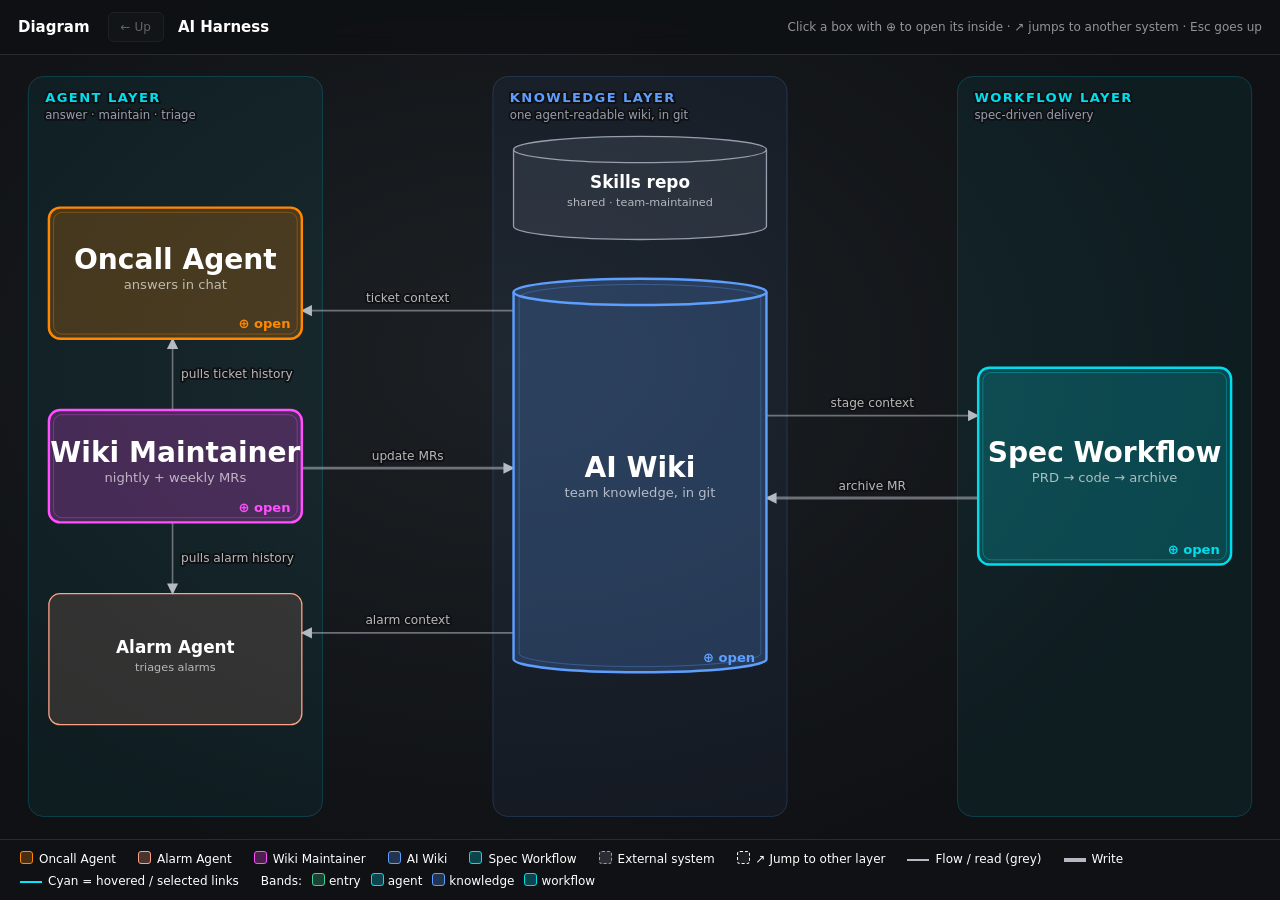
<file: ai-knowledge-layer/diagram-layers.html>
<!DOCTYPE html>
<html lang="en"><head><meta charset="utf-8"><meta name="viewport" content="width=device-width, initial-scale=1"><title>Kendrew's Presentation</title><link rel="icon" type="image/svg+xml" href="../assets/favicon.svg">
<style>
html,body{margin:0;height:100%;overflow:hidden;background:radial-gradient(ellipse at 40% 40%,#1c2024 0%,#0f1114 70%);font-family:Pretendard,"SF Pro Text",Inter,ui-sans-serif,system-ui,sans-serif;-webkit-font-smoothing:antialiased;color:#fff}
#bar{position:fixed;left:0;right:0;top:0;height:54px;display:flex;align-items:center;gap:14px;padding:0 18px;background:#0f1114e6;border-bottom:1px solid #272a30;backdrop-filter:blur(10px);z-index:5}
#crumbs{display:flex;align-items:center;gap:6px;font-size:15px;font-weight:600}
#crumbs a{color:#5d9eff;cursor:pointer;text-decoration:none}
#crumbs a:hover{text-decoration:underline}
#crumbs .sep{opacity:.4}
#crumbs .cur{color:#fff}
#bar .sp{flex:1}
#bar .dl{font-size:15px;font-weight:800;margin-right:4px}
#bar .hint{font-size:12px;opacity:.55}
button{background:#1c2024;border:1px solid #3b4048;color:#fff;padding:7px 12px;border-radius:6px;font:inherit;font-size:12px;cursor:pointer}
button:hover{background:#31353c}
button:disabled{opacity:.35;cursor:default}
#wrap{position:fixed;top:54px;left:0;right:400px;bottom:0}
svg{width:100%;height:100%;display:block}
#panel{position:fixed;top:54px;right:0;width:400px;bottom:170px;overflow:auto;background:#1c2024;border-left:1px solid #272a30;padding:18px 20px 30px;box-sizing:border-box;font-size:13px;line-height:1.5}
#panel h2{margin:0 0 4px;font-size:18px}
#panel .kind{font-size:12px;text-transform:uppercase;letter-spacing:1.2px;opacity:.55;margin-bottom:10px}
#panel h4{margin:16px 0 6px;font-size:12px;text-transform:uppercase;letter-spacing:1.2px;opacity:.6}
#panel ul{margin:0;padding-left:18px}
#panel .sbtns{display:flex;flex-wrap:wrap;gap:8px}
.sbtn{background:#ffffff0d;border:1px solid #3b4048;border-radius:8px;color:#e0e2e7;padding:6px 12px;cursor:pointer;font-size:13px}
.sbtn:hover{background:#ffffff1a;border-color:#95b9ff}
#schema{position:fixed;inset:0;z-index:20;display:none;align-items:center;justify-content:center;background:rgba(0,0,0,.45);padding-right:400px}
body.schema #schema{display:flex}
#sbox{position:relative;width:min(640px,calc(100vw - 448px));max-height:86vh;overflow-y:auto;background:#1c2024;border:1px solid #272a30;border-radius:14px;padding:24px 26px 28px;font-size:13px;line-height:1.5}
#sbox .stag{font-size:12px;letter-spacing:1.4px;text-transform:uppercase;font-weight:700;color:#95b9ff}
#sbox h2{margin:6px 0;font-size:22px}
#sbox h4{margin:16px 0 6px;font-size:12px;text-transform:uppercase;letter-spacing:1.2px;opacity:.6}
#sbox ul{margin:0;padding-left:18px}
#sclose{position:absolute;top:10px;right:12px;background:none;border:0;color:#989ead;font-size:18px;cursor:pointer}
#sbox .ex-tbl{overflow-x:auto;border:1px solid #272a30;border-radius:8px;margin:6px 0}
#sbox .ex-tbl table{border-collapse:collapse;font-size:12px;font-family:ui-monospace,Menlo,monospace;white-space:nowrap}
#sbox .ex-tbl th,#sbox .ex-tbl td{padding:4px 8px;border-bottom:1px solid #272a30;text-align:left}
#sbox .ex-tbl th{background:#ffffff0d}
#sbox .ex-tbl tr:last-child td{border-bottom:0}
#panel .ex-tbl{overflow-x:auto;border:1px solid #272a30;border-radius:8px;margin:6px 0}
#panel .ex-tbl table{border-collapse:collapse;font-size:12px;font-family:ui-monospace,Menlo,monospace;white-space:nowrap}
#panel .ex-tbl th,#panel .ex-tbl td{padding:4px 8px;border-bottom:1px solid #272a30;text-align:left}
#panel .ex-tbl th{background:#ffffff0d}
#panel .ex-tbl tr:last-child td{border-bottom:0}
#panel li{margin:3px 0}
#panel .tag{display:inline-block;font-size:12px;font-weight:650;padding:2px 8px;border-radius:999px;margin-right:6px}
#panel .g{display:inline-block;min-width:62px;font-size:12px;font-weight:700;text-transform:uppercase;margin-right:6px;opacity:.85}
#panel .g.code{color:#37b27e}#panel .g.prompt{color:#ffd13c}#panel .g.platform{color:#5d9eff}
#legend{position:fixed;right:0;bottom:0;width:400px;box-sizing:border-box;padding:10px 20px;background:#0f1114;border-top:1px solid #272a30;border-left:1px solid #272a30;font-size:12px;z-index:6;line-height:1.5;display:grid;grid-template-columns:1fr 1fr;column-gap:10px}
#legend i{display:inline-block;width:11px;height:11px;border-radius:3px;margin-right:6px;vertical-align:-1px}
#legend .full{grid-column:1/-1;display:flex;gap:10px;align-items:center;white-space:nowrap}
#legend .full i{margin-right:4px}
#legend .ln{display:inline-block;width:22px;height:0;margin-right:6px;vertical-align:middle;border-top:2px solid #989ead}
.node{cursor:default}
.node.click{cursor:pointer}
.node{transition:opacity .15s}
.node.dim{opacity:.22}
.node.click:hover .box{filter:brightness(1.35)}
.node text{pointer-events:none}
/* Side panel hidden (SHOW_PANEL=false): diagram takes the full width, legend runs along the bottom */
body.nopanel #panel{display:none}
body.nopanel #wrap{right:0}
body.nopanel #legend{left:0;width:auto;display:flex;flex-wrap:wrap;gap:4px 22px;border-left:0}
body.nopanel #legend .full{grid-column:auto}
</style></head>
<body>
<div id="bar">
  <span class="dl">Diagram</span>
  <button id="up" title="Back up one layer (Esc)">← Up</button>
  <div id="crumbs"></div>
  <div class="sp"></div>
  <div class="hint">Click a box with ⊕ to open its inside · ↗ jumps to another system · Esc goes up</div>
</div>
<div id="wrap"><svg id="s" viewBox="0 0 1200 680" preserveAspectRatio="xMidYMid meet">
  <defs>
    <filter id="glow"><feGaussianBlur stdDeviation="5" result="b"/><feMerge><feMergeNode in="b"/><feMergeNode in="SourceGraphic"/></feMerge></filter>
  </defs>
  <g id="stage"></g>
</svg></div>
<div id="panel"></div>
<div id="schema" role="dialog" aria-modal="true"><div id="sbox"><button id="sclose" aria-label="close">✕</button><div id="sc"></div></div></div>
<div id="legend">
  <div><i style="background:#ff880040;border:1px solid #ff8800"></i>Oncall Agent</div>
  <div><i style="background:#ffa18540;border:1px solid #ffa185"></i>Alarm Agent</div>
  <div><i style="background:#ff4fff40;border:1px solid #ff4fff"></i>Wiki Maintainer</div>
  <div><i style="background:#5d9eff40;border:1px solid #5d9eff"></i>AI Wiki</div>
  <div><i style="background:#00deed40;border:1px solid #00deed"></i>Spec Workflow</div>
  <div><i style="background:#989ead33;border:1px dashed #989ead"></i>External system</div>
  <div><i style="background:#1c2024;border:1px dashed #fff"></i>↗ Jump to other layer</div>
  <div><span class="ln" style="border-top-color:#b5b9c4"></span>Flow / read (grey)</div>
  <div><span class="ln" style="border-top:4px solid #b5b9c4"></span>Write</div>
  <div class="full"><span><span class="ln" style="border-top-color:#00eafa"></span>Cyan = hovered / selected links</span></div>
  <div class="full">Bands:<span><i style="background:#42d09440;border:1px solid #42d094"></i>entry</span><span><i style="background:#00deed40;border:1px solid #00deed"></i>agent</span><span><i style="background:#5d9eff40;border:1px solid #5d9eff"></i>knowledge</span><span><i style="background:#00deed40;border:1px solid #00deed"></i>workflow</span></div>
</div>

<script>
const SHOW_PANEL = false;   // false: the side panel is hidden and leaf boxes open nothing. Panel content is kept.
if (!SHOW_PANEL) document.body.classList.add('nopanel');
// ---------------------------------------------------------------------------
// DATA. Each layer: title, d (panel shown on entering), nodes, edges.
// node: id,label,sub,x,y,w,h,own(built|evolved|others),child(layer id),go(portal layer id),kind(ghost|person|stack),d(panel)
// edge: [from,to,label,style(read|write|designed|dormant),opts{c:[x,y]} control point]
// ---------------------------------------------------------------------------
// Colours: Coupang Play base palette (../assets/coupangplay-tokens.css)
// 4 system colours (logo gradient: orange, magenta, blue, cyan) + 2 status colours (gray external, yellow stale)
const C = {oncall:'#ff8800',alarm:'#ffa185',maint:'#ff4fff',wiki:'#5d9eff',spec:'#00deed',ext:'#989ead',warn:'#ffd13c'};
const SYS = {bot:C.oncall,sched:C.maint,wiki:C.wiki,harness:C.spec,env:C.spec,rec:C.spec};
// Data stores (wiki, repos, histories) draw as cylinders; everything else is a box.
const STORE=new Set(['wiki','skills','sk','tix','alm','svc']);
function cylPath(x,y,w,h){
  const rx=w/2, ry=Math.min(14,h*.14);
  return {ry,
    d:`M${x},${y+ry}A${rx},${ry} 0 0 1 ${x+w},${y+ry}V${y+h-ry}A${rx},${ry} 0 0 1 ${x},${y+h-ry}Z`,
    rim:`M${x},${y+ry}A${rx},${ry} 0 0 0 ${x+w},${y+ry}`};
}
function colorOf(lid,n){ return (n.c&&C[n.c]) || (n.child&&SYS[n.child]) || (n.go&&SYS[n.go]) || ((n.kind==='ghost'||n.kind==='person')?C.ext:SYS[lid]) || C.ext; }

const L = {
root:{title:'AI Harness',
 d:{kind:'Overview',what:'One agent-readable wiki at the centre. Agents pull context from it on every ticket, alarm or delivery stage. A scheduled job closes the loop: nightly it reads the day’s oncall and alarm history, weekly it reads the week’s code changes, and it writes what was learned back into the wiki.',
  how:['Arrows show which way knowledge flows: wiki → agents is context; the scheduler pulls the histories and writes updates to the wiki.','Skills repo is shared: the Oncall Agent and the Spec Workflow stages both load their skills from it.','Oncall Agent and Alarm Agent use the wiki as context; their history is the scheduler’s input.','Wiki Maintainer: diffs the day’s tickets and alarms (nightly) and the week’s merged code changes (weekly) against the wiki and opens an update MR.','Spec Workflow: uses the wiki as context at each stage; its Archive stage files each project back.','The wiki is plain Markdown + YAML in git: index routing, no vector DB.'],
  gotchas:['This is the team’s own wiki, covering every domain the team owns.','Success is judged on real outcomes (MTTR, deflection), not on how much content is added.']},
 nodes:[
  {id:'oncall',label:'Oncall Agent',sub:'answers in chat',x:30,y:50,w:270,h:140,child:'bot'},
  {id:'sched',label:'Wiki Maintainer',sub:'nightly + weekly MRs',x:30,y:280,w:270,h:120,child:'sched'},
  {id:'alarm',label:'Alarm Agent',sub:'triages alarms',c:'alarm',x:30,y:500,w:270,h:140,
   d:{kind:'Agent',what:'Picks up monitoring alarms, pulls the matching runbook / known issue from the wiki, and gathers evidence (logs, metrics, recent deploys) before a human acts.',how:['Same building blocks as the Oncall Agent: same runtime, same wiki, read-only evidence tools.','The difference is the trigger and the output: an alarm starts it, and it writes a triage note instead of a chat answer.','Context: wiki runbooks, Scenario Runbook precedents, service registry.','Output: alarm triage note + its outcome, kept as alarm history.','Alarm history is one of the Wiki Maintainer’s two inputs.'],link:['See the Oncall Agent diagram','bot']}},
  {id:'wiki',label:'AI Wiki',sub:'team knowledge, in git',x:465,y:157,w:270,h:420,child:'wiki'},
  {id:'harness',label:'Spec Workflow',sub:'PRD → code → archive',x:900,y:235,w:270,h:210,child:'harness'},
  {id:'skills',label:'Skills repo',sub:'shared · team-maintained',x:465,y:30,w:270,h:110,
   d:{kind:'Skills repo',what:'The shared, team-maintained repo that the Oncall Agent and the Spec Workflow stages both load their skills from.',how:['Read skills: generic, read-only (for example log search and DB read), each returning a bounded summary.','Domain skills, one folder per domain: when to use it, what to check, which wiki entry and recipe to open (for example a candidate eligibility check, a translation task trace, a slot calendar lookup). They point at wiki entries and hold no copied facts.','Write skills: change pre-prod or config through the platforms, loaded only on a change request.'],guards:[['platform','Every skill calls its platform with a scoped token; the platform enforces least privilege.']]}},
 ],
 edges:[
  ['wiki','oncall','ticket context','read',{c:[420,140]}],
  ['wiki','alarm','alarm context','read',{c:[420,560]}],
  ['sched','oncall','pulls ticket history','read'],
  ['sched','alarm','pulls alarm history','read'],
  ['sched','wiki','update MRs','write',{s:['R','L'],f:[.5,.5]}],
  ['wiki','harness','stage context','read',{s:['R','L'],f:[.35,.35]}],
  ['harness','wiki','archive MR','write',{s:['L','R'],f:[.65,.65]}],
 ]},

// ---------------- ONCALL ----------------
bot:{title:'Oncall Agent',
 d:{kind:'Multi-agent oncall bot',what:'A team-owned routing platform that starts a worker agent for each oncall thread, answering in the team chat. Each team owns its routing platform and its skills repo; each direction the team supports is an oncall skill.',
  how:['Drawn as the design: the AI Wiki is the single source of truth. A domain skill points the worker at the wiki’s knowledge and recipes; nothing is copied into the bot.','Skills repo holds the oncall skills: one per direction, plus generic ones such as log search and DB read. The skills repo and the wiki are maintained by the team.','The worker runs the wiki’s queries through the generic DB-read skill and log search through the generic log-search skill, each returning a bounded summary.','Every answered ticket lands in ticket history, which the Wiki Maintainer reads.'],
  guards:[['platform','Per-run thread history and tool traces in the runtime UI.'],['platform','Least privilege: every platform call carries an authorization token and the platform enforces it. Reads run on the asker’s delegated, scoped token; the bot’s own actions run on a narrow bot-level identity with no restart, rollback or deploy. Never a shared developer identity.']],
  gotchas:['Identity is pinned: an invariant test ensures a worker’s workspace sync can never overwrite the root identity.','No vector store: retrieval is staged file loading.','All agents share one runtime; they differ by prompt, tool allowlist and workspace.','The token is the security boundary and is checked server-side by each platform. Skill and tool allowlists only limit what the agent attempts.']},
 nodes:[
  {id:'chat',label:'Chat thread',sub:'@bot',x:20,y:145,w:150,h:80,kind:'person',
   d:{kind:'Entry',what:'The requester’s thread in the oncall group. The answer comes back here, conclusion first, with SQL / logs hidden unless asked.',guards:[['prompt','Privacy hard stop before any tool call.'],['platform','The asker’s identity is propagated to every tool call, so their own permissions apply.']],gotchas:['Triggered by an explicit @mention, so the requester stays in control of what the bot sees.']}},
  {id:'router',label:'Routing platform',sub:'router agent · ticket history',x:220,y:115,w:220,h:140,
   d:{kind:'Routing platform',what:'The platform that hosts the router agent and stores ticket history. The router agent is the entry point: privacy and language gates, classify by full business intent, start a worker for the thread, or reuse its live one (and call other teams’ routers over agent-to-agent calls), check worker output, write the final answer.',
    how:['Each answered thread (question, evidence, conclusion, handoff) is stored as ticket history. The Wiki Maintainer pulls the day’s history at end of day.','Open an attempt ledger: max 1 worker launch per turn.','Treat worker output as evidence; live / code evidence wins conflicts.','If a handoff is needed, read the live routing doc once.','Causal-conclusion gate, then conclusion-first answer.'],
    guards:[['prompt','One worker launch per turn (circuit breaker) + static test.'],['prompt','Presentation firewall: hide SQL, rows, logs unless asked.'],['prompt','Handoff is a recommendation only.']],
    gotchas:['Route by full business intent, never by IDs alone.','“A wait timeout is not a result”: the router never answers on a timeout.']}},
  {id:'worker',label:'Worker agent',sub:'loads a domain skill',x:510,y:135,w:220,h:100,
   d:{kind:'Worker agent',what:'A generic agent the router agent starts for an oncall thread. Follow-up messages in the thread reach the same worker while it is alive. It loads the matching domain skill, follows it into the wiki, runs the generic read skills and returns a short result. The worker stays alive for 1 hour, then closes.',how:['Same runtime as the router; differs by prompt, tool allowlist and workspace.','Return format is fixed: conclusion, evidence, blockers. No raw rows or logs.','The routing platform keeps no context: raw logs and query results stay in the worker.'],guards:[['code','Read-only tool allowlist: no restart, rollback or deploy capability is granted.'],['code','Log search and DB reads return bounded summaries, not raw output.']],gotchas:['Auth failure ≠ “no data”: retry once, then report the blocker.']}},
  {id:'cskill',label:'Content skill',sub:'read-only · points to wiki',x:810,y:40,w:260,h:90,
   d:{kind:'Domain skill',what:'Answers seller-content questions. A thin procedure: when to use it, which wiki entries to open, which generic read skills to call. Domain facts and log recipes stay in the wiki.',how:['Points at the wiki’s content entries and recipes (referenced, never copied).','Needs a seller id; bounded SELECTs over its content tables, using the wiki’s query through the generic DB-read skill.','Passes the wiki’s log recipe (service, error codes, window) to the generic log-search skill.','Read-only: changes go through the separate write skills, which load only on a change request.'],guards:[['prompt','Wiki docs are evidence sources, never its write area.']]}},
  {id:'wskill',label:'Write skills',sub:'gated · change requests only',x:810,y:140,w:260,h:90,
   d:{kind:'Domain skill',what:'The bot’s only write paths: allowlist change, a DB row change and a serverless timer trigger. Separate from the content skill so a read-only question never loads them.',how:['Each action goes through another platform’s ticket or trigger, never a direct write.','Draft first, preview, then apply on explicit request.'],guards:[['platform','Release pipeline’s human approval node.'],['code','Draft helper only previews unless --apply is passed.'],['platform','Timer-trigger path requires a second-person approval before it runs.']]}},
  {id:'oskill',label:'Onboarding skill',sub:'same flow as content',x:810,y:240,w:260,h:90,kind:'ghost',
   d:{kind:'Domain skill',what:'Answers seller-onboarding questions with the same flow as the content skill, pointed at the wiki’s onboarding entries and recipes.'}},
  {id:'ext',label:'External agents',sub:'agent-to-agent calls',x:510,y:400,w:220,h:76,kind:'ghost',
   d:{kind:'External agents',what:'Routers and agents owned by other teams (product platform, datasets, governance), called over agent-to-agent calls. The router validates their result against an agreed result contract.'}},
  {id:'wiki',label:'AI Wiki',sub:'knowledge + recipes',x:1130,y:45,w:300,h:80,go:'wiki'},
  {id:'plat',label:'Platforms',sub:'DB · logs · config · tickets',x:1130,y:140,w:300,h:90,kind:'ghost',
   d:{kind:'Platforms',what:'Internal systems the agents call as tools. Owned by other teams; the bot only holds credentials to them.',
    how:['Read: the worker runs the wiki’s queries and reads logs, config and deploy state through the generic read skills.','Write (write skills only): config change via a release ticket, prod DB row change via a DB release ticket, serverless timer trigger.','Restart, rollback and deploy are outside the bot’s tool allowlist.'],
    guards:[['code','Prod DB: SELECT / SHOW / DESCRIBE only, regex gate before any call.'],['platform','Release ticket and DB release stop at a human approval node.'],['platform','Timer trigger needs a second-person approval before it runs.'],['platform','Calls use the asker’s delegated per-user credentials (least privilege), not a shared identity.']]}},
  {id:'gskill',label:'Generic skills',sub:'log search · DB read',x:810,y:340,w:260,h:90,
   d:{kind:'Domain skill',what:'Generic skills shared by every domain skill: log search and DB read. They take a recipe or query from the wiki and return a bounded summary, never raw logs or rows.',guards:[['platform','Authorization is the caller’s token, enforced by the platform: shared skills never widen access, because each consumer calls with its own token.'],['code','Read-only skills.'],['code','Output is a bounded summary: top hits, window, counts.']],gotchas:['Live in the team’s skills repo like the domain skills. Starter versions can come from the same template the wiki is scaffolded from.']}},
  {id:'sched',label:'Wiki\nMaintainer',sub:'nightly + weekly',x:255,y:400,w:150,h:80,go:'sched'},
 ],
 edges:[
  ['chat','router','@mention','read'],
  ['router','worker','starts worker','read',{s:['R','L'],f:[.5,.5]}],['router','ext','','read',{s:['B','L'],f:[.95,.5]}],
  ['worker','cskill','loads skill','read',{s:['T','L'],f:[.9,.5]}],
  ['worker','wskill','change request','read',{s:['R','L'],f:[.5,.5]}],
  ['wiki','cskill','knowledge + recipes','read'],
  ['gskill','plat','log search · DB read','read',{s:['R','B'],f:[.5,.5]}],
  ['wskill','plat','tickets · trigger','read',{s:['R','L'],f:[.5,.5]}],
  ['sched','router','pulls history','read',{s:['T','B'],f:[.5,.5]}],
 ]},

// ---------------- WIKI MAINTAINER ----------------
sched:{title:'Wiki Maintainer',
 d:{kind:'Scheduled job',what:'A scheduled job with two runs. Nightly, it polls the day’s oncall ticket history and alarm history. Weekly, it reads the week’s merged changes in the registered service repos. Each run compares what changed with what the wiki says and opens update MRs for the wiki, after its question evals pass.',
  how:['Trigger: nightly for tickets and alarms, weekly for code changes.','Collect → compare with the wiki → draft entries → run evals → open MR → review → merge.','Tomorrow’s Oncall and Alarm agents read the updated wiki: the loop closes without anyone remembering to write docs.'],
  guards:[['prompt','No PII: entries cite only the ticket / alarm id.'],['code','Wiki CI (link check, PII / secret scan, freshness lint) runs on every MR it opens.'],['platform','Human review on the MR before merge.'],['platform','Maintainer bot identity: pushes only to maintainer/* branches and opens MRs. It cannot merge, edit CI config or bypass branch protection; code owners per wiki area approve.'],['code','Evals run before any MR is opened: a drop in score holds the draft instead of opening a PR.']],
  gotchas:['Past Scenario Runbook entries are hypotheses, not answers: an agent tests an entry against the current evidence, and the Maintainer only updates one when the day’s evidence ties to it.','MR budget: each MR holds at most N entries and the overflow carries to the next day, so a reviewer can actually read it. A P0 or postmortem finding takes a fast path: its own small MR straight away, through the same evals and CI.']},
 nodes:[
  {id:'cron',label:'Trigger',sub:'nightly + weekly',x:20,y:30,w:220,h:80,
   d:{kind:'Trigger',what:'Two schedules start the same pipeline.',how:['Nightly, after the oncall shift ends: the day’s ticket and alarm history.','Weekly: the week’s merged changes in the registered service repos.']}},
  {id:'tix',label:'Ticket history',sub:'today’s threads',x:20,y:150,w:220,h:90,go:'bot'},
  {id:'alm',label:'Alarm history',c:'alarm',sub:'today’s alarms',x:20,y:280,w:220,h:90,
   d:{kind:'Input',what:'The Alarm Agent’s output for the day: which alarms fired, what evidence was gathered, how each one was resolved.'}},
  {id:'repos',label:'Service repos',sub:'this week’s merges',x:20,y:410,w:220,h:90,go:'wiki',
   d:{kind:'Input',what:'The week’s merged changes in the service repos listed in the wiki’s service registry. Used to find wiki entries the code no longer matches and new behaviour the wiki does not cover yet.',guards:[['platform','Read-only access to the repos.']]}},
  {id:'collect',label:'1 · Collect',sub:'scrub · group',x:270,y:290,w:150,h:120,
   d:{kind:'Step',what:'Nightly: pull the day’s tickets and alarms and cluster them by symptom and service, so repeats collapse into one candidate. Weekly: pull the week’s merged changes and group them by service.',guards:[['code','Personal data and secrets are stripped from tickets before the model sees them.'],['code','Only history with a human-confirmed outcome (ticket resolved and the agent’s reply rated by the engineer, or alarm triage confirmed) can create or change an entry. Agent-only answers are logged but never promoted, so the wiki cannot reinforce its own mistakes.'],['code','An unrated ticket is skipped: no rating, no learning.']]}},
  {id:'diff',label:'2 · Compare',sub:'new · outdated · review',x:450,y:290,w:150,h:120,
   d:{kind:'Step',what:'Walk the wiki index for each cluster and compare findings with the wiki claims that were used.',how:['Each finding marked New (no entry) or Outdated (entry contradicted by new evidence or a code change).','Entries past their review interval, or unused for N days, are flagged Review / Archive for a human to confirm.','No change → nothing to write.']}},
  {id:'draft',label:'3 · Draft',sub:'entries + index',x:630,y:290,w:150,h:120,
   d:{kind:'Step',what:'Write or update wiki entries from the day’s evidence: Scenario Runbook entries from the template (symptom · applies to · root cause · resolution · handoff), log and query recipes, routing, and the matching index rows.',guards:[['prompt','Index-update invariant: every doc change updates its index in the same change.']]}},
  {id:'evals',label:'4 · Run evals',sub:'on the draft branch',x:810,y:290,w:150,h:120,
   d:{kind:'Step',what:'Applies the draft to a branch and answers the wiki’s fixed runbook-scenario question set against it. The score is compared with main.',how:['Score not lower than main → continue to the MR.','Score lower → no PR is opened; the draft is held for a human.'],guards:[['code','Gate before the PR exists: a regression never reaches a reviewer as a normal MR.']],gotchas:['The question set is not written by the Maintainer, so it cannot grade its own work.']}},
  {id:'mr',label:'5 · Open MR',sub:'CI → review → merge',x:990,y:290,w:170,h:120,
   d:{kind:'Step',what:'Opens the MR with the before/after eval score attached. Wiki CI runs on it, then a code owner approves before merge.',how:['At most N entries per MR; overflow carries to the next day.','Fast path: a P0 or postmortem finding opens its own small MR immediately.'],guards:[['code','Wiki CI: link and index check, PII / secret scan, freshness lint.'],['platform','Code-owner approval before merge.']]}},
  {id:'wiki',label:'AI Wiki',sub:'Runbooks · docs · index',x:450,y:520,w:390,h:100,go:'wiki'},
 ],
 edges:[
  ['cron','collect','','read',{s:['R','L']}],
  ['tix','collect','','read',{s:['R','L']}],['alm','collect','','read',{s:['R','L']}],['repos','collect','','read',{s:['R','L']}],
  ['collect','diff','','read'],['diff','draft','','read'],['draft','evals','','read'],['evals','mr','','read'],
  ['wiki','diff','current claims','read',{s:['T','B'],f:[.19,.5],lt:.8}],
  ['mr','wiki','merge','write',{c:[1075,600]}],
 ]},

// ---------------- WIKI ----------------
wiki:{title:'AI Wiki',
 d:{kind:'Knowledge base (git)',what:'Git-hosted Markdown / YAML knowledge for AI agents on a business domain. No service code.',
  how:['Retrieve: index routing (progressive disclosure), not search. No embeddings anywhere.','Stay fresh: Wiki Maintainer MRs, index-update invariant, Wiki CI on every MR, evals before the Maintainer opens one.','Code detail is read from the service repos the wiki registers; the wiki keeps architecture, direction and context.','Consumers: Oncall Agent, Alarm Agent, Spec Workflow, coding-agent sessions.','The wiki holds facts only: no procedures, tool or MCP calls. All skills (domain, read and write) live in the skills repo and point at wiki entries; reads and writes run behind the platform’s approval.'],
  guards:[['prompt','Any doc change updates its index in the same change.'],['code','Wiki CI on every MR: link check, PII / secret scan, freshness lint.'],['code','Evals: a fixed set of real runbook-scenario questions is re-run on a change; a lower score than main blocks it.']],
 },
 nodes:[
  {id:'oncall',label:'Oncall Agent',sub:'ticket context',x:20,y:40,w:190,h:80,go:'bot'},
  {id:'alarm',label:'Alarm Agent',sub:'alarm context',c:'alarm',x:20,y:190,w:190,h:80,kind:'ghost',d:{kind:'Consumer',what:'Pulls runbooks, Scenario Runbook precedents and the service registry as context for each alarm; its alarm history feeds the Wiki Maintainer.'}},
  {id:'sched',label:'Wiki\nMaintainer',sub:'nightly + weekly MRs',x:20,y:340,w:190,h:100,go:'sched'},
  {id:'harness',label:'Spec Workflow',sub:'context · archive',x:20,y:550,w:190,h:90,go:'harness'},
  {id:'index',label:'Index tree',sub:'routes, holds no detail',x:300,y:140,w:180,h:600,
   d:{kind:'Main contract',what:'Progressive-disclosure router: root index → sub-indexes → numbered docs. AGENTS.md is the single source of truth for agent rules.',how:['Root index: scenarios (understand domain, take an oncall, find a service, read code).','Knowledge index: change type → doc chain.','Oncall map: boundary → action skill → recipes → Scenario Runbook precedents.'],guards:[['prompt','“Don’t grep the whole repo, navigate from the indexes.”'],['code','Link checker fails on unindexed docs.']],gotchas:['Contract surface: moving it breaks every consumer at once.','Restructures aim to shrink agent context: remove mirrors, merge duplicates.']}},
  {id:'docs',label:'References',sub:'boundary · data model · recipes',x:520,y:130,w:220,h:90,
   d:{kind:'Content',what:'Numbered reference docs: overview, glossary, region dispatch, data model, extension hooks, oncall triage, debug recipes.',how:['008 oncall triage: the “is it ours?” boundary.','012 debug recipes.','004.1 extension-hook mappings.'],guards:[['prompt','Numbers are never reused (agents hard-code paths).']]}},
  {id:'qa',label:'Scenario Runbook',sub:'from real tickets',x:520,y:240,w:220,h:90,
   d:{kind:'Content',what:'One runbook entry per recurring scenario, seeded from real historical tickets; new and outdated entries arrive through the Wiki Maintainer’s MR. Where a change is the right fix, the entry records the fact (when it applies, what to check first) and names the write skill in the skills repo. That skill and the platform’s approval gate carry it out; the entry never does.',how:['Template: symptom · applies to · root cause · resolution · handoff.','Provenance labelled: KB-derived vs confirmed against ticket chats.'],gotchas:['Entries are hypotheses, not answers: test them against the current ticket’s evidence before reusing.','Honest metric: adding files doesn’t move adoption; only real deflection does.']}},
  {id:'reg',label:'Service registry',sub:'service → docs map',x:520,y:350,w:220,h:90,
   d:{kind:'Content',what:'The services this wiki references: where each lives and which docs describe it. Identify services by the full triple (id + repo path + alias), never by a short name.',gotchas:['The Oncall Agent uses it as its onboarding code scope.']}},
  {id:'svc',label:'Service repos',sub:'read on demand',x:800,y:590,w:220,h:120,
   d:{kind:'Code source',what:'The service repos themselves. An agent that needs code detail finds the repo through the registry and reads it, instead of reading a generated copy.',how:['Registry gives the repo.','Agent greps or reads the repo.','The Wiki Maintainer’s weekly run reads the week’s merges here to find wiki gaps.','Each repo keeps a short README / AGENTS.md for its own conventions.'],gotchas:['Needs agent access to checkouts.']}},
  {id:'proj',label:'projects/',sub:'one ADR per project',x:800,y:350,w:220,h:90,
   d:{kind:'Content',what:'Short architecture decision records, one per project: the context, the decision and why.',gotchas:['The Archive stage files each project here as an MR under the wiki’s NNN-name convention.']}},
  {id:'ci',label:'Wiki CI',sub:'checks every MR',x:800,y:240,w:220,h:100,
   d:{kind:'CI pipeline',what:'Runs on every MR into the wiki, whoever opens it: link and index check, PII / secret scan, owner and last-reviewed lint.'}},
  {id:'evals',label:'Evals',sub:'regression gate',x:800,y:460,w:220,h:100,
   d:{kind:'Test set',what:'A fixed set of real runbook-scenario questions with the doc or entry each should reach, kept in the wiki repo. Answered by an agent navigating the indexes, scored against main.',how:['Seeded from confirmed tickets; owned by the wiki’s code owners.','The Wiki Maintainer runs it before it opens an MR; Wiki CI can run it on any MR.','Before/after score is shown on the MR.'],gotchas:['Not generated by the Maintainer, so it cannot grade its own output.','Grow it from missed questions, not from the entries just written.']}},
 ],
 edges:[
  ['index','oncall','','read'],
  ['index','alarm','','read'],
  ['sched','index','MR','write'],
  ['index','harness','','read'],
  ['index','docs','','read'],['index','qa','','read'],['index','reg','','read'],
  ['reg','svc','','read'],['ci','index','gates MR','weak'],['evals','index','tests routing','weak'],
 ]},
// ---------------- HARNESS ----------------
harness:{title:'Spec Workflow',
 d:{kind:'Spec-driven workflow',what:'Skill-based harness that runs a coding agent through a fixed, recorded 6-stage pipeline. No server: SKILL.md contracts + Python scripts inside the engineer’s agent.',
  how:['Stages are skills pulled from the shared skills repo, the same one the Oncall Agent uses.','Intake picks a flow: standard / bugfix / config.','Orchestrator dispatches one stage at a time; each stage owns its own human confirmations.','Recorder writes local SQLite first; an outbox ships the audit log to the telemetry DB.','Archive files the project back into the wiki as an MR.'],
  guards:[['code','Python for determinism, the LLM for judgement: agents never hand-edit state.'],['platform','CI on the harness repo runs its contract tests on every change.']]},
 nodes:[
  {id:'eng',label:'Engineer',sub:'+ coding agent',x:30,y:200,w:180,h:80,kind:'person',
   d:{kind:'Entry',what:'Any team engineer in Claude Code / Codex / IDE agent asks to start or continue a project; the orchestrator takes over.',gotchas:['Any follow-up message must re-enter the orchestrator (agents drift after context compaction).']}},
  {id:'wf',label:'Orchestrator',sub:'one stage at a time · resume / rollback',x:270,y:200,w:620,h:80,
   d:{kind:'Harness core',what:'Owns current stage, dispatch, callback validation, flow changes, resume and rollback.',how:['Returns one action (recover / ask user / block / dispatch / complete).','Rollback: downstream stages marked rolled back, artifacts invalidated.'],guards:[['code','A callback is the only way to finish a stage (“done”, a green test or a push can’t).'],['prompt','A confirmation is valid only for what was shown.']],gotchas:['Order is scheduling, not dependency: each stage checks its own inputs.']}},
  {id:'s1',label:'1 Intake',sub:'PRD → project',x:30,y:450,w:135,h:100,
   d:{kind:'Stage 1',what:'Creates the project from a PRD, tracker item or text.',how:['Two read-only sub-agents in parallel: flow recommender + complexity scorer.','Exactly one confirmation: name, mode, complexity, flow.']}},
  {id:'s2',label:'2 Tech design',sub:'clarify → design',x:206,y:450,w:135,h:100,
   d:{kind:'Stage 2',what:'Clarify from business sources, then design (scope + a sequence diagram per feature point) and break it into tasks.md and a test plan: tests, each with its scenarios.'}},
  {id:'s3',label:'3 Env setup',sub:'resources → pre-prod',x:382,y:450,w:160,h:100,
   d:{kind:'Stage 3',what:'Turns a requirement’s declared resources into a ready pre-prod environment, through the write skills in the skills repo.',how:['Discover components → one key-config confirmation → create branch → dispatch write skills by dependency layer → poll until ready.'],guards:[['code','Unknown mutation → read-only reconcile, never replay.'],['code','Credential-shaped inputs rejected; tokens redacted.'],['platform','Platforms apply their own permissions: DB release tickets are never started by the agent, A/B stays a draft.']]}},
  {id:'s4',label:'4 Coding',sub:'plan → code → CR',x:583,y:450,w:135,h:100,
   d:{kind:'Stage 4',what:'context → plan → implement → verify → independent-context code review → deliver.',guards:[['code','Refuses force / rebase / amend.'],['code','Creates no MR: human review and merge stay outside the agent.'],['code','Unit-test results are recorded; failures gate delivery until fixed or explicitly waived.']]}},
  {id:'s5',label:'5 API testing',sub:'run tests → report',x:760,y:450,w:135,h:100,
   d:{kind:'Stage 5',what:'Runs the API tests and scenarios from the test plan and writes a report.',guards:[['code','Coding loop: at most 3 rollbacks per project, counted in the project’s state database. The 4th failure stops for a human.']],gotchas:['A confirmed code defect rolls back to Coding. An environment issue rolls back to Env setup instead. An issue that is neither stops for a human. The issues are stored first, then the stage restarts.']}},
  {id:'s7',label:'6 Archive',sub:'wiki MR · audit',x:937,y:450,w:135,h:100,
   d:{kind:'Stage 6',what:'Closes the project: wiki MR, tracker advance, telemetry reconciliation.',guards:[['code','Never pushes master.']],gotchas:['A wrong working directory is detected and reported before archiving.','Filed as a wiki MR under the wiki’s own review gate.']}},
  {id:'wiki',label:'AI Wiki',sub:'read-only reference',x:907,y:30,w:220,h:90,go:'wiki'},
  {id:'sk',label:'Skills repo',sub:'read + write skills',x:650,y:30,w:220,h:90,
   d:{kind:'Skills repo',what:'The shared, team-maintained repo the orchestrator loads each stage’s skills from. It holds the read skills a stage uses to inspect platforms and the write skills it uses to change pre-prod.',how:['Read skills: generic, read-only (for example log search and DB read), each returning a bounded summary.','CI write skill: dev task and pre-prod lanes.','Config write skill: pre-prod config lane only.','DB write skill: release ticket that is never started.','A/B write skill: new layer and unpublished draft only.'],guards:[['platform','Every write skill calls its platform with the caller’s scoped token; the platform checks the permission, so a skill cannot exceed it.'],['prompt','Defence in depth: write skills load only on a change request; read skills load by default.']]}},
  {id:'plat',label:'Platforms',sub:'CI · config · DB release · A/B',x:400,y:30,w:180,h:90,kind:'ghost',
   d:{kind:'Platforms',what:'CI/CD platform, config centre (pre-prod lanes), DB change-release platform, A/B experiment platform.'}},
  {id:'rec',label:'State recording',sub:'outbox → telemetry',x:1000,y:200,w:220,h:80,
   d:{kind:'Workflow core',what:'Local success never depends on the remote store: state is written to local SQLite in a transaction, intents go to an outbox table in the same transaction, and a background worker ships them to the remote telemetry DB (MongoDB).',
  how:['Receives the orchestrator’s synced audit log: every stage transition, including rollbacks and the coding-loop count.','Archive reconciles the telemetry DB with the local state.','Feeds the telemetry dashboard: weekly active engineers and per-stage status.','Statuses: unstarted / progressing / waiting_user / blocked / failed / finished / skipped / rolled back.','Delivery is at least once: each audit entry has a sequence number, and the telemetry DB ignores repeats.','Next call first recovers any unfinished transaction.'],
  guards:[['code','Issue kind is a closed list: code_defect, env_issue or needs_human. The recorder rejects any other value.'],['code','Revision guard within a run; start-time guard across runs.'],['platform','Authenticated telemetry gateway: every request carries a per-client token.']]}},
  {id:'proj',label:'Project folder',sub:'docs · tasks · SQLite state',x:160,y:30,w:250,h:90,
   d:{kind:'Local store',what:'One folder per project on the engineer’s machine. It holds the PRD, the tech design, tasks.md, the test plan, the project files and a local SQLite database, so any stage can resume from it.',how:['Stages read the PRD and tech design from it and write their outputs back.','Tech design creates tasks.md (the task checklist) and the test plan (tests, each with its scenarios). Both are kept apart from the database, which records only their paths.','One local SQLite database holds every stage’s status, the coding-loop count and the issues, so a rollback is a single transaction.','One append-only audit log for the whole project records every stage event, tagged by stage and loop round, so the state can be rebuilt from it. It is a table in the same database.','The orchestrator syncs the audit log to state recording, which ships it to the remote telemetry DB (MongoDB).','A read-only state summary is generated from the database for people and agent context. It is never read back.'],guards:[['code','Written only through the orchestrator’s recorder, never hand-edited.']],
   schema:[{name:'audit_log',desc:'One row per workflow event, in the local SQLite database. Appended only by the recorder.',
    cols:[['seq','INTEGER','PK, auto-increment. Gives the order and is the dedupe key for delivery.'],['ts','TEXT','UTC time, ISO 8601.'],['project_id','TEXT','Which project.'],['stage','INTEGER','1 to 6.'],['round','INTEGER','Coding-loop round. 0 until the first rollback.'],['event','TEXT','For example started, failed, issue_stored, rolled_back.'],['status','TEXT','Stage status after the event: unstarted / progressing / waiting_user / blocked / failed / finished / skipped / rolled back.'],['detail','TEXT','Short JSON note. For issue_stored it must hold kind and summary.']],
    keys:['PK (seq)','IDX (project_id, seq): replay in order'],
    rowCols:['seq','stage','round','event','status','detail'],
    rows:[['40','5','2','started','progressing',''],['41','5','2','failed','failed',''],['42','5','2','issue_stored','failed','{"kind":"code_defect","summary":"order API 500 on empty cart"}'],['43','5','3','rolled_back','rolled back',''],['44','4','3','started','progressing','']]},
   {name:'outbox',desc:'One row per audit_log row still to ship to the remote telemetry DB. Written in the same transaction as the audit row.',
    cols:[['id','INTEGER','PK, auto-increment.'],['audit_seq','INTEGER','The audit_log.seq row to ship. UNIQUE.'],['shipped_at','TEXT','Empty until the telemetry DB confirms. Set by the worker.'],['attempts','INTEGER','Send tries so far.']],
    keys:['PK (id)','UNIQUE (audit_seq)','IDX (shipped_at): find unsent rows'],
    rowCols:['id','audit_seq','shipped_at','attempts'],
    rows:[['1','40','2026-11-08T10:32:06Z','1'],['2','41','2026-11-08T10:32:06Z','1'],['3','42','','0']]}]}},
 ],
 edges:[
  ['eng','wf','starts project','read',{s:['R','L'],f:[.33,.33]}],
  ['wf','s1','dispatch','read',{s:['B','T'],f:[.03,.85]}],
  ['s1','s2','','read'],['s2','s3','','read'],['s3','s4','','read'],['s4','s5','','read'],['s5','s7','','read'],['s5','s4','coding loop · max 3','read',{s:['B','B']}],
  ['wf','wiki','wiki context','read',{s:['R','B'],f:[.3,.1]}],
  ['wf','sk','loads stage skills','read',{s:['T','B'],f:[.88,.5]}],
  ['wf','proj','reads · writes','write',{s:['T','B'],f:[.03,.58]}],
  ['sk','plat','reads · writes','write'],
  ['s7','rec','reconcile','read'],
  ['wf','rec','sync audit log','read',{s:['R','L'],f:[.65,.65]}],
  ['s7','wiki','archive MR','write',{s:['T','B'],f:[.25,.31],lt:.9}],
 ]},

};

// ---------------------------------------------------------------------------
// RENDER
// ---------------------------------------------------------------------------
// Spacing: the hand-placed layouts above are tight. SPREAD moves boxes (and edge bend points) apart on
// every layer by the same factors, keeping box sizes, then grows the canvas to fit. 1 = original layout.
const SPREAD={x:1.14,y:1.2};

// Layer bands, same look as the translation-pipeline diagram: a tinted rounded band behind each
// group of boxes, headed by a LAYER name and a one-line subtitle. Boxes listed in `m` define the
// band's extent. Boxes not listed (external systems, portals to other layers) stay outside any band.
// Tints: green = entry / inputs · purple = agents / pipeline · blue = knowledge / state · cyan = workflow / owners.
const TINT={entry:'#42d094', agent:'#00deed', know:'#5d9eff', flow:'#00deed'};
const BANDS={
 root:[ {l:'AGENT LAYER',s:'answer · maintain · triage',c:TINT.agent,m:['oncall','sched','alarm']},
        {l:'KNOWLEDGE LAYER',s:'one agent-readable wiki, in git',c:TINT.know,m:['skills','wiki'],keep:true},
        {l:'WORKFLOW LAYER',s:'spec-driven delivery',c:TINT.flow,m:['harness']} ],
 bot:[  {l:'ENTRY',s:'chat thread',c:TINT.entry,m:['chat'],keep:true},
        {l:'SUPERVISOR LAYER',s:'route · merge · answer',c:TINT.agent,m:['router'],keep:true},
        {l:'WORKER LAYER',s:'one per thread · closes after 1 hour',c:TINT.agent,m:['worker','ext'],keep:true},
        {l:'KNOWLEDGE · SKILLS · PLATFORMS',s:'source of truth · skills · tools',c:TINT.know,m:['cskill','wskill','oskill','gskill','wiki','plat'],padT:30} ],
 sched:[{l:'INPUTS',s:'trigger · histories · code',c:TINT.entry,m:['cron','tix','alm','repos'],tall:true},
        {l:'MAINTAINER PIPELINE',s:'nightly + weekly · five steps',c:TINT.agent,m:['collect','diff','draft','evals','mr']},
        {l:'KNOWLEDGE LAYER',s:'the wiki it updates',c:TINT.know,m:['wiki']} ],
 wiki:[ {l:'CONSUMERS',s:'who reads · who writes',c:TINT.entry,m:['oncall','alarm','sched','harness']},
        {l:'ROUTING LAYER',s:'index, no detail',c:TINT.agent,m:['index']},
        {l:'CURATED KNOWLEDGE',s:'references · runbooks · registry',c:TINT.know,m:['docs','qa','reg']},
        {l:'CODE · GOVERNANCE',s:'notes · repos · CI · evals',c:TINT.flow,m:['svc','proj','ci','evals']} ],
 harness:[{l:'CONTROL LAYER',s:'engineer · orchestrator',c:TINT.agent,m:['eng','wf']},
        {l:'STAGE LAYER',s:'one stage at a time',c:TINT.flow,m:['s1','s2','s3','s4','s5','s7'],padB:30},
        {l:'KNOWLEDGE LAYER',s:'skills · wiki',c:TINT.know,m:['sk','wiki']},
        {l:'TELEMETRY LAYER',s:'recorded per stage',c:TINT.entry,m:['rec']} ]};
// Groups: a dashed frame drawn around boxes that live inside one repo (computed after layout).
const GROUPS={bot:[{l:'SKILLS REPO',s:'team-maintained',m:['cskill','wskill','oskill','gskill']}]};
const GRP_PAD=14, GRP_HDR=34;
const ALIGN_Y=new Set(['root','bot','wiki']);   // these layers read left to right: their bands share one height
const BAND_PAD=22, BAND_HDR=64, EDGE_MARGIN=14, BAND_GAP=26, ROW_GAP=90;   // ROW_GAP: gap between stacked layers

for(const [lid,lay] of Object.entries(L)){
  for(const n of lay.nodes){ n.x=Math.round(n.x*SPREAD.x); n.y=Math.round(n.y*SPREAD.y); }
  for(const e of lay.edges){ const c=e[4]&&e[4].c; if(c) e[4].c=[Math.round(c[0]*SPREAD.x),Math.round(c[1]*SPREAD.y)]; }
  // band rectangles from their member boxes
  const byId=Object.fromEntries(lay.nodes.map(n=>[n.id,n]));
  lay.bands=(BANDS[lid]||[]).map(b=>{
    const ms=b.m.map(id=>byId[id]);
    return {...b,x:Math.min(...ms.map(n=>n.x))-BAND_PAD, y:Math.min(...ms.map(n=>n.y))-BAND_HDR-(b.padT||0),
            r:Math.max(...ms.map(n=>n.x+n.w))+BAND_PAD, b:Math.max(...ms.map(n=>n.y+n.h))+BAND_PAD+(b.padB||0)};   // padB: extra room under the boxes for lines
  });
  if(ALIGN_Y.has(lid)){ const y0=Math.min(...lay.bands.map(b=>b.y)), y1=Math.max(...lay.bands.map(b=>b.b)); lay.bands.forEach(b=>{b.y=y0;b.b=y1;}); }
  // spread boxes through their band: where a band is taller than its boxes need, even out the gaps
  if(ALIGN_Y.has(lid)) for(const b of lay.bands){
    if(b.keep) continue;                                               // band opts out: keep boxes where placed
    const ms=b.m.map(id=>byId[id]).sort((p,q)=>p.y-q.y);
    if(ms.some((n,i)=>i&&n.y<ms[i-1].y+ms[i-1].h)) continue;          // side-by-side boxes: leave as placed
    const top=b.y+BAND_HDR, gap=((b.b-BAND_PAD)-top-ms.reduce((s,n)=>s+n.h,0))/(ms.length+1);
    if(gap<0) continue;
    let y=top+gap; for(const n of ms){ n.y=Math.round(y); y+=n.h+gap; }
  }
  // even gaps between layers: shift whole bands (with their boxes and link bend points) so every gap in a
  // layer is the same size. Left-to-right layers equalise the gaps between columns; stacked layers
  // equalise the gaps between rows (bands that overlap vertically form one row).
  lay.flow=ALIGN_Y.has(lid)?'h':'v';
  const shiftBands=(bs,ax,d)=>{ // bs: bands, d: shift per band index
    const dn=new Map();
    bs.forEach((b,i)=>{ if(!d[i]) return; b.m.forEach(id=>dn.set(id,d[i])); b[ax]+=d[i]; b[ax==='x'?'r':'b']+=d[i]; });
    lay.nodes.forEach(n=>{ const v=dn.get(n.id); if(v) n[ax]+=v; });
    lay.edges.forEach(e=>{ const o=e[4]; if(o&&o.c){ const v=((dn.get(e[0])||0)+(dn.get(e[1])||0))/2; o.c[ax==='x'?0:1]+=Math.round(v); } });
  };
  const evenGaps=(items,lo,hi,ax,floor,exact)=>{ // items sorted by start; shift each so all gaps equal the target
    const gaps=items.slice(1).map((it,i)=>it[lo]-items[i][hi]);
    const target=exact?floor:Math.max(floor,...gaps); let acc=0;
    return items.map((it,i)=>{ if(i) acc+=target-gaps[i-1]; return acc; });
  };
  if(lay.flow==='h'){
    const bs=[...lay.bands].sort((p,q)=>p.x-q.x);
    const d=evenGaps(bs,'x','r','x',BAND_GAP*2); shiftBands(bs,'x',d);
  } else if(lay.bands.length>1){
    const rows=[]; [...lay.bands].filter(b=>!b.tall).sort((p,q)=>p.y-q.y).forEach(b=>{ const r=rows.find(r=>b.y<r.b&&b.b>r.y); if(r){r.bs.push(b); r.b=Math.max(r.b,b.b);} else rows.push({y:b.y,b:b.b,bs:[b]}); });
    const d=evenGaps(rows,'y','b','y',ROW_GAP,true);
    shiftBands(rows.flatMap(r=>r.bs),'y',rows.flatMap((r,i)=>r.bs.map(()=>d[i])));
    // columns inside a row sequence (e.g. inputs beside a pipeline): same gap between them
    const bs=[...lay.bands].sort((p,q)=>p.x-q.x);
    if(lid==='sched'){
      const cols=[]; bs.forEach(b=>{ const c=cols.find(c=>b.x<c.r&&b.r>c.x); if(c){c.bs.push(b);c.r=Math.max(c.r,b.r);} else cols.push({x:b.x,r:b.r,bs:[b]}); });
      if(cols.length>1){ const dx=evenGaps(cols,'x','r','x',ROW_GAP,true); shiftBands(cols.flatMap(c=>c.bs),'x',cols.flatMap((c,i)=>c.bs.map(()=>dx[i]))); }
    }
  }
  // keep a small margin: slide the whole layer so no band starts off-canvas
  const dx=Math.max(0,EDGE_MARGIN-Math.min(...lay.bands.map(b=>b.x))), dy=Math.max(0,EDGE_MARGIN-Math.min(...lay.bands.map(b=>b.y)));
  lay.nodes.forEach(n=>{n.x+=dx;n.y+=dy;});
  lay.edges.forEach(e=>{const o=e[4]; if(o&&o.c) o.c=[o.c[0]+dx,o.c[1]+dy];});
  lay.bands.forEach(b=>{b.x+=dx;b.r+=dx;b.y+=dy;b.b+=dy;});
  lay.groups=(GROUPS[lid]||[]).map(gr=>{
    const ms=gr.m.map(id=>byId[id]);
    return {...gr,x:Math.min(...ms.map(n=>n.x))-GRP_PAD, y:Math.min(...ms.map(n=>n.y))-GRP_HDR,
            r:Math.max(...ms.map(n=>n.x+n.w))+GRP_PAD, b:Math.max(...ms.map(n=>n.y+n.h))+GRP_PAD};
  });
}
const allNodes=Object.values(L).flatMap(l=>l.nodes), allBands=Object.values(L).flatMap(l=>l.bands);
const NS='http://www.w3.org/2000/svg',
  VW=Math.max(...allNodes.map(n=>n.x+n.w),...allBands.map(b=>b.r))+EDGE_MARGIN,
  VH=Math.max(...allNodes.map(n=>n.y+n.h),...allBands.map(b=>b.b))+EDGE_MARGIN;
document.getElementById('s').setAttribute('viewBox',`0 0 ${VW} ${VH}`);
// Each layer is framed to its own content, so small layers fill the screen. The viewBox eases with the zoom animation.
const FIT_PAD=24;
function fitVB(lid){ const l=L[lid], xs=[], ys=[];
  for(const n of l.nodes){xs.push(n.x,n.x+n.w); ys.push(n.y,n.y+n.h);}
  for(const b of [...l.bands,...(l.groups||[])]){xs.push(b.x,b.r); ys.push(b.y,b.b);}
  const x=Math.min(...xs)-FIT_PAD, y=Math.min(...ys)-FIT_PAD;
  return [x,y,Math.max(...xs)+FIT_PAD-x,Math.max(...ys)+FIT_PAD-y]; }
let vb=[0,0,VW,VH], vbFrom=vb, vbTo=vb;
function setVB(a){vb=a; document.getElementById('s').setAttribute('viewBox',a.map(v=>v.toFixed(1)).join(' '));}

const REDUCED=matchMedia('(prefers-reduced-motion: reduce)').matches;

// ---------------------------------------------------------------------------
// EDGE ROUTING: right-angle routes around the boxes, like the translation-pipeline diagram.
// Each edge leaves / enters a box side at a spread-out port; a small A* search on an 8px lattice
// finds the shortest path with the fewest bends that doesn't cross any other box.
// ---------------------------------------------------------------------------
const GRID=8, CLEAR=8, TURN=3, DX=[1,0,-1,0], DY=[0,1,0,-1];   // directions: right, down, left, up
const SIDE_DIR={R:0,B:1,L:2,T:3};
function routeLayer(lay){
  if(lay.routes) return lay.routes;
  const GW=Math.ceil(VW/GRID)+2, GH=Math.ceil(VH/GRID)+2;
  const core=new Uint32Array(GW*GH), halo=new Uint32Array(GW*GH), used=new Uint16Array(GW*GH);
  const bit=Object.fromEntries(lay.nodes.map((n,i)=>[n.id,1<<i]));
  lay.nodes.forEach(n=>{
    for(let gy=Math.floor((n.y-CLEAR)/GRID); gy<=Math.ceil((n.y+n.h+CLEAR)/GRID); gy++)
      for(let gx=Math.floor((n.x-CLEAR)/GRID); gx<=Math.ceil((n.x+n.w+CLEAR)/GRID); gx++){
        if(gx<0||gy<0||gx>=GW||gy>=GH) continue;
        const px=gx*GRID, py=gy*GRID, k=gy*GW+gx;
        if(px>=n.x&&px<=n.x+n.w&&py>=n.y&&py<=n.y+n.h) core[k]|=bit[n.id]; else halo[k]|=bit[n.id];
      }
  });
  const g=new Float32Array(GW*GH*4), prev=new Int32Array(GW*GH*4);
  const byId=Object.fromEntries(lay.nodes.map(n=>[n.id,n]));
  const snap=(v,lo,hi)=>Math.min(hi,Math.max(lo,Math.round(v/GRID)*GRID));
  const port=(n,side,f)=>{
    if(side==='R'||side==='L') return [side==='R'?n.x+n.w:n.x, snap(n.y+n.h*f,n.y+12,n.y+n.h-12)];
    return [snap(n.x+n.w*f,n.x+12,n.x+n.w-12), side==='B'?n.y+n.h:n.y];
  };
  const lead=(p,side)=>{ // first lattice point clear of the box, straight out from the port
    const L=CLEAR+1;
    return side==='R'?[Math.ceil((p[0]+L)/GRID),Math.round(p[1]/GRID)]:side==='L'?[Math.floor((p[0]-L)/GRID),Math.round(p[1]/GRID)]
          :side==='B'?[Math.round(p[0]/GRID),Math.ceil((p[1]+L)/GRID)]:[Math.round(p[0]/GRID),Math.floor((p[1]-L)/GRID)];
  };
  function astar(S,E,dir0,allow,commit){
    g.fill(Infinity);
    const heap=[]; // [f,state]
    const push=it=>{heap.push(it); let i=heap.length-1; while(i>0){const p=(i-1)>>1; if(heap[p][0]<=heap[i][0])break; [heap[p],heap[i]]=[heap[i],heap[p]]; i=p;}};
    const pop=()=>{const top=heap[0], last=heap.pop(); if(heap.length){heap[0]=last; let i=0; for(;;){let l=2*i+1,r=l+1,m=i; if(l<heap.length&&heap[l][0]<heap[m][0])m=l; if(r<heap.length&&heap[r][0]<heap[m][0])m=r; if(m===i)break; [heap[m],heap[i]]=[heap[i],heap[m]]; i=m;}} return top;};
    const h=(x,y)=>Math.abs(x-E[0])+Math.abs(y-E[1]);
    const s0=(S[1]*GW+S[0])*4+dir0; g[s0]=0; prev[s0]=-1; push([h(S[0],S[1]),s0]);
    let steps=0;
    while(heap.length&&steps++<400000){
      const [f,s]=pop(), d=s&3, k=s>>2, gx=k%GW, gy=(k/GW)|0;
      if(gx===E[0]&&gy===E[1]){
        const pts=[]; let cs=s; while(cs>=0){const kk=cs>>2; pts.push([(kk%GW)*GRID,((kk/GW)|0)*GRID]); if(commit) used[kk]++; cs=prev[cs];}
        return {cost:g[s], pts:pts.reverse()};
      }
      if(f-h(gx,gy)>g[s]+1e-6) continue;
      for(let nd=0;nd<4;nd++){
        if(nd===((d+2)&3)) continue;
        const nx=gx+DX[nd], ny=gy+DY[nd]; if(nx<0||ny<0||nx>=GW||ny>=GH) continue;
        const nk=ny*GW+nx, goal=nx===E[0]&&ny===E[1];
        if(!goal&&(core[nk]!==0||(halo[nk]&~allow)!==0)) continue;
        const ng=g[s]+1+used[nk]*0.5+(nd!==d?TURN:0), ns=nk*4+nd;
        if(ng<g[ns]){g[ns]=ng; prev[ns]=s; push([ng+h(nx,ny),ns]);}
      }
    }
    return null;
  }
  const compress=pts=>pts.filter((p,i)=>!i||i===pts.length-1||!((p[0]-pts[i-1][0])*(pts[i+1][1]-p[1])===(p[1]-pts[i-1][1])*(pts[i+1][0]-p[0])));
  function run(e,sa,sb,fa,fb,commit){
    const A=byId[e[0]], B=byId[e[1]], pa=port(A,sa,fa), pb=port(B,sb,fb), S=lead(pa,sa), E=lead(pb,sb);
    const r=astar(S,E,SIDE_DIR[sa],bit[e[0]]|bit[e[1]],commit);
    if(!r) return null;
    const ptsAll=[pa,...r.pts.map(p=>[p[0],p[1]]),pb];
    return {cost:r.cost, pts:compress(ptsAll.filter((p,i)=>!i||p[0]!==ptsAll[i-1][0]||p[1]!==ptsAll[i-1][1]))};
  }
  // pass 1: pick the best pair of sides for every edge (ports at side centres)
  const choice=lay.edges.map(e=>{
    if(e[4]&&e[4].s) return {sa:e[4].s[0],sb:e[4].s[1]};   // forced sides, e.g. {s:['T','B']}
    const A=byId[e[0]], B=byId[e[1]], dx=(B.x+B.w/2)-(A.x+A.w/2), dy=(B.y+B.h/2)-(A.y+A.h/2);
    const hA=dx>=0?'R':'L', hB=dx>=0?'L':'R', vA=dy>=0?'B':'T', vB=dy>=0?'T':'B';
    const ph=lay.flow==='h'?0:25, pv=lay.flow==='v'?0:25;     // prefer the layer's reading direction
    const cands=[[hA,hB,ph],[vA,vB,pv],[hA,vB,12],[vA,hB,12],[hA,hA,10],[hB,hB,10],[vA,vA,10],[vB,vB,10]];
    let best=null;
    for(const [sa,sb,pen] of cands){ const r=run(e,sa,sb,.5,.5,false); if(r&&(!best||r.cost+pen<best.c)) best={sa,sb,c:r.cost+pen}; }
    return best||{sa:hA,sb:hB};
  });
  // pass 2: spread edges that share a box side along it, ordered by where they go, then route for real
  const slots={};
  lay.edges.forEach((e,i)=>{
    const A=byId[e[0]], B=byId[e[1]];
    for(const [role,node,other,side] of [['a',A,B,choice[i].sa],['b',B,A,choice[i].sb]]){
      const key=node.id+'|'+side, o=(side==='L'||side==='R')?other.y+other.h/2:other.x+other.w/2;
      (slots[key]=slots[key]||[]).push({i,role,o});
    }
  });
  const frac={};
  for(const list of Object.values(slots)){ list.sort((p,q)=>p.o-q.o||p.i-q.i); list.forEach((s,k)=>{frac[s.i+s.role]=(k+1)/(list.length+1);}); }
  lay.edges.forEach((e,i)=>{ if(e[4]&&e[4].f){ frac[i+'a']=e[4].f[0]; frac[i+'b']=e[4].f[1]; } });   // forced port positions
  // pass 3: when two boxes face each other with room between them, draw one straight line instead of a dog-leg
  const PAD=6;
  const blocked=(x1,y1,x2,y2,a,b)=>lay.nodes.some(n=>n.id!==a&&n.id!==b&&x1<n.x+n.w+PAD&&x2>n.x-PAD&&y1<n.y+n.h+PAD&&y2>n.y-PAD);
  function straight(e,pts){
    const A=byId[e[0]], B=byId[e[1]], s=e[4]&&e[4].s, p0=pts[0], p1=pts[pts.length-1];
    const horiz=A.x+A.w<B.x||B.x+B.w<A.x, vert=A.y+A.h<B.y||B.y+B.h<A.y;
    if(horiz&&(!s||'RL'.includes(s[0]))){
      const lo=Math.max(A.y,B.y)+12, hi=Math.min(A.y+A.h,B.y+B.h)-12, xa=A.x<B.x?A.x+A.w:A.x, xb=A.x<B.x?B.x:B.x+B.w;
      for(const y of [p0[1],p1[1],Math.round((lo+hi)/2/GRID)*GRID]) if(y>=lo&&y<=hi&&!blocked(Math.min(xa,xb),y-1,Math.max(xa,xb),y+1,A.id,B.id)) return [[xa,y],[xb,y]];
    }
    if(vert&&(!s||'TB'.includes(s[0]))){
      const lo=Math.max(A.x,B.x)+12, hi=Math.min(A.x+A.w,B.x+B.w)-12, ya=A.y<B.y?A.y+A.h:A.y, yb=A.y<B.y?B.y:B.y+B.h;
      for(const x of [p0[0],p1[0],Math.round((lo+hi)/2/GRID)*GRID]) if(x>=lo&&x<=hi&&!blocked(x-1,Math.min(ya,yb),x+1,Math.max(ya,yb),A.id,B.id)) return [[x,ya],[x,yb]];
    }
    return null;
  }
  lay.routes=lay.edges.map((e,i)=>{
    const c=choice[i], r=run(e,c.sa,c.sb,frac[i+'a'],frac[i+'b'],true);
    if(r) return (r.pts.length>2&&straight(e,r.pts))||r.pts;
    const A=byId[e[0]], B=byId[e[1]];            // fallback: plain elbow
    return [[A.x+A.w/2,A.y+A.h/2],[B.x+B.w/2,A.y+A.h/2],[B.x+B.w/2,B.y+B.h/2]];
  });
  return lay.routes;
}
// label goes on the longest segment: above it if horizontal, beside it if vertical
function labelAt(pts,t=.5){
  let best=0, bi=0;
  for(let i=0;i<pts.length-1;i++){ const d=Math.hypot(pts[i+1][0]-pts[i][0],pts[i+1][1]-pts[i][1]); if(d>best){best=d;bi=i;} }
  const [x1,y1]=pts[bi], [x2,y2]=pts[bi+1], mx=x1+(x2-x1)*t, my=y1+(y2-y1)*t;   // t: where along the segment (edge opt lt)
  return Math.abs(x2-x1)>=Math.abs(y2-y1)?{x:mx,y:my-9,a:'middle'}:{x:mx+9,y:my+4,a:'start'};
}
const stage=document.getElementById('stage');
let path=['root'], cur=null, busy=false;

// parent lookup + labels for breadcrumbs
const PARENT={};
for(const [lid,lay] of Object.entries(L)) for(const n of lay.nodes) if(n.child){PARENT[n.child]=lid;}
function pathTo(id){const p=[id]; while(PARENT[p[0]]) p.unshift(PARENT[p[0]]); return p;}

function el(tag,attrs,parent){const e=document.createElementNS(NS,tag); for(const k in attrs) e.setAttribute(k,attrs[k]); if(parent) parent.appendChild(e); return e;}
function hexA(h,a){return h+Math.round(a*255).toString(16).padStart(2,'0');}

function clip(n,tx,ty){ // point on rect border from center toward (tx,ty)
  const cx=n.x+n.w/2, cy=n.y+n.h/2, dx=tx-cx, dy=ty-cy;
  if(!dx&&!dy) return [cx,cy];
  const s=Math.min(Math.abs((n.w/2+4)/(dx||1e-9)),Math.abs((n.h/2+4)/(dy||1e-9)));
  return [cx+dx*s, cy+dy*s];
}

function marker(col){
  const id='m'+col.slice(1);
  if(!document.getElementById(id)){
    const m=el('marker',{id,viewBox:'0 0 10 10',refX:9,refY:5,markerUnits:'userSpaceOnUse',markerWidth:12,markerHeight:12,orient:'auto-start-reverse'},document.querySelector('#s defs'));
    el('path',{d:'M0,0 L10,5 L0,10 z',fill:col},m);
  }
  return id;
}
function render(lid){
  const lay=L[lid], g=el('g',{});
  const byId=Object.fromEntries(lay.nodes.map(n=>[n.id,n]));
  const bg=el('g',{},g), eg=el('g',{},g), hg=el('g',{},g), ng=el('g',{},g), lg=el('g',{},g);
  for(const b of lay.bands){
    el('rect',{x:b.x,y:b.y,width:b.r-b.x,height:b.b-b.y,rx:16,fill:b.c+'0f',stroke:b.c+'38'},bg);
    // headers sit above the edges (dark outline) so a line crossing a band never hides its name
    const ol={'paint-order':'stroke',stroke:'#0f1114','stroke-width':4,'stroke-linejoin':'round'};
    const t=el('text',{...ol,x:b.x+18,y:b.y+27,'font-size':14,'font-weight':800,'letter-spacing':1.5,fill:b.c},hg); t.textContent=b.l;
    const s=el('text',{...ol,x:b.x+18,y:b.y+45,'font-size':12.5,fill:'#989ead'},hg); s.textContent=b.s;
  }
  for(const gr of lay.groups||[]){
    el('rect',{x:gr.x,y:gr.y,width:gr.r-gr.x,height:gr.b-gr.y,rx:12,fill:'#ffffff08',stroke:'#989ead','stroke-width':1.4,'stroke-dasharray':'3 4'},bg);
    const t=el('text',{x:gr.x+12,y:gr.y+16,'font-size':12,'font-weight':800,'letter-spacing':1.2,fill:'#d2d4db'},bg); t.textContent=gr.l+' · '+gr.s;
  }
  // Edges: grey right-angle routes. Hover or select a box and its links turn cyan with dots flowing along them.
  const ctx={lay,nodes:[],edges:[],hover:null,sel:null};
  g._ctx=ctx;
  const routes=routeLayer(lay);
  lay.edges.forEach(([a,b,label,style],i)=>{
    const pts=routes[i], d='M'+pts.map(p=>p[0].toFixed(1)+','+p[1].toFixed(1)).join('L');
    const path=el('path',{d,fill:'none','stroke-linejoin':'round'},eg);
    const dots=el('g',{display:'none','pointer-events':'none'},eg);
    if(!REDUCED&&(style==='read'||style==='write')){
      let len=0; for(let k=1;k<pts.length;k++) len+=Math.hypot(pts[k][0]-pts[k-1][0],pts[k][1]-pts[k-1][1]);
      const dur=Math.max(1.6,len/110);
      for(let k=0;k<2;k++){
        const c=el('circle',{r:5,fill:'#00eafa',filter:'url(#glow)'},dots);
        el('animateMotion',{dur:dur.toFixed(2)+'s',begin:'-'+(k*dur/2).toFixed(2)+'s',repeatCount:'indefinite',path:d},c);
      }
    }
    let text=null;
    if(label){
      const L=labelAt(pts,(lay.edges[i][4]||{}).lt);
      text=el('text',{x:L.x,y:L.y,'text-anchor':L.a,'font-size':13,'paint-order':'stroke',stroke:'#0f1114','stroke-width':4,'stroke-linejoin':'round'},lg);
      text.textContent=label;
    }
    ctx.edges.push({a,b,style,path,dots,text});
  });
  for(const n of lay.nodes){
    const col=colorOf(lid,n), clickable=!!(n.child||n.go||(SHOW_PANEL&&n.d));
    const ng1=el('g',{class:'node'+(clickable?' click':'')},ng);
    ctx.nodes.push({id:n.id,g:ng1});
    ng1.addEventListener('pointerenter',()=>{ctx.hover=n.id; applyFocus(ctx);});
    ng1.addEventListener('pointerleave',()=>{ctx.hover=null; applyFocus(ctx);});
    const dash=n.go||n.kind==='ghost'?'6 5':'';
    const cyl=STORE.has(n.id), cp=cyl&&cylPath(n.x,n.y,n.w,n.h), ry=cyl?cp.ry:0;
    if(n.kind==='stack'){ for(const k of [10,5]) el('rect',{x:n.x+k,y:n.y-k,width:n.w,height:n.h,rx:12,fill:'#1c2024',stroke:hexA(col,.5)},ng1); }
    const boxA={class:'box',fill:n.go?'#1c2024':hexA(col,n.child?.22:.14),stroke:col,'stroke-width':n.child?2.6:1.4,'stroke-dasharray':dash};
    if(cyl){
      el('path',{...boxA,d:cp.d},ng1);
      el('path',{d:cp.rim,fill:'none',stroke:col,'stroke-width':boxA['stroke-width'],'stroke-dasharray':dash},ng1);
      if(n.child) el('path',{d:cylPath(n.x+6,n.y+6,n.w-12,n.h-12).d,fill:'none',stroke:hexA(col,.35),'stroke-width':1},ng1);
    } else {
      el('rect',{...boxA,x:n.x,y:n.y,width:n.w,height:n.h,rx:n.kind==='person'?n.h/2:12},ng1);
      if(n.child) el('rect',{x:n.x+5,y:n.y+5,width:n.w-10,height:n.h-10,rx:9,fill:'none',stroke:hexA(col,.35),'stroke-width':1},ng1);
    }
    const big=n.child&&lid==='root', lines=n.label.split('\n'), subs=(n.sub||'').split('\n').filter((s,i,a)=>s||a.length>1);
    const fs=big?30:(n.w<160?16:18), ss=big?14:12, lh=fs*1.2, slh=ss*1.35;
    const tot=lines.length*lh+(n.sub?subs.length*slh+6:0);
    let y=n.y+n.h/2+ry/2-tot/2+fs*.85;
    for(const ln of lines){const t=el('text',{x:n.x+n.w/2,y,'text-anchor':'middle','font-size':fs,'font-weight':700,fill:'#ffffff'},ng1); t.textContent=ln; y+=lh;}
    if(n.sub){ y+=6-lh+ss*1.1; for(const s of subs){const t=el('text',{x:n.x+n.w/2,y,'text-anchor':'middle','font-size':ss,fill:'#ffffff',opacity:.65},ng1); t.textContent=s; y+=slh;} }
    if(n.child){const t=el('text',{x:n.x+n.w-12,y:n.y+n.h-11,'text-anchor':'end','font-size':big?14:12,'font-weight':700,fill:col},ng1); t.textContent='⊕ open';}
    if(n.go){const t=el('text',{x:n.x+n.w-10,y:n.y+ry+18,'text-anchor':'end','font-size':12,'font-weight':700,fill:col},ng1); t.textContent='↗';}
    if(clickable) ng1.addEventListener('click',ev=>{ev.stopPropagation(); onNode(lid,n,ng1,ctx);});
  }
  stage.appendChild(g);
  applyFocus(ctx);
  return g;
}

// Focus = the selected box, else the hovered one. Its links go cyan and carry dots; the rest fade back.
function applyFocus(ctx){
  const f=ctx.sel||ctx.hover;
  const rel=f?new Set([f,...ctx.edges.flatMap(e=>e.a===f?[e.b]:e.b===f?[e.a]:[])]):null;
  for(const {id,g} of ctx.nodes) g.classList.toggle('dim',!!rel&&!rel.has(id));
  for(const e of ctx.edges){
    const on=!rel||(rel.has(e.a)&&rel.has(e.b)&&(e.a===f||e.b===f)), hot=!!rel&&on, col=hot?'#00eafa':'#b5b9c4';
    e.path.setAttribute('stroke',col);
    e.path.setAttribute('stroke-opacity',on?(hot?.95:.55):.08);
    e.path.setAttribute('stroke-width',hot?2.6:e.style==='write'?3:1.7);
    e.path.setAttribute('stroke-dasharray',e.style==='designed'?'7 6':e.style==='dormant'?'0.1 6':'');
    e.path.setAttribute('stroke-linecap',e.style==='dormant'?'round':'butt');
    e.path.setAttribute('marker-end',`url(#${marker(col)})`);
    e.dots.setAttribute('display',hot?'inline':'none');
    if(e.text){ e.text.setAttribute('opacity',on?1:0); e.text.setAttribute('fill',hot?'#00eafa':'rgba(255,255,255,.7)'); e.text.setAttribute('font-weight',hot?700:500); }
  }
}

// ---------------------------------------------------------------------------
// PANEL
// ---------------------------------------------------------------------------
const panel=document.getElementById('panel');
function fitPanel(){panel.style.bottom=document.getElementById('legend').offsetHeight+'px';}
fitPanel(); addEventListener('resize',fitPanel);
function esc(s){return String(s).replace(/[&<>]/g,c=>({'&':'&amp;','<':'&lt;','>':'&gt;'}[c]));}
function schemaHtml(t){
  let h=`<div class="stag">Table schema</div><h2><code>${esc(t.name)}</code></h2><p>${esc(t.desc)}</p><h4>Columns</h4><div class="ex-tbl"><table><tr><th>column</th><th>type</th><th>note</th></tr>${t.cols.map(c=>`<tr><td><b>${esc(c[0])}</b></td><td>${esc(c[1])}</td><td style="white-space:normal;min-width:200px">${esc(c[2])}</td></tr>`).join('')}</table></div>`;
  if(t.keys) h+=`<h4>Keys</h4><ul>${t.keys.map(k=>`<li>${esc(k)}</li>`).join('')}</ul>`;
  if(t.rows) h+=`<h4>Sample rows (illustrative)</h4><div class="ex-tbl"><table><tr>${t.rowCols.map(c=>`<th>${esc(c)}</th>`).join('')}</tr>${t.rows.map(r=>`<tr>${r.map(v=>`<td>${esc(v)}</td>`).join('')}</tr>`).join('')}</table></div>`;
  return h;
}
function openSchema(t){document.getElementById('sc').innerHTML=schemaHtml(t);document.body.classList.add('schema');}
function closeSchema(){document.body.classList.remove('schema');}
function showPanel(title,d,own,extra){
  d=d||{};
  let h=`<h2>${esc(title)}</h2><div class="kind">${esc(d.kind||'')}</div>`;
  if(extra) h+=extra;
  if(d.what) h+=`<p>${esc(d.what)}</p>`;
  if(d.how&&d.how.length) h+=`<h4>How it works</h4><ul>${d.how.map(x=>`<li>${esc(x)}</li>`).join('')}</ul>`;
  const schemas=d.schema?(Array.isArray(d.schema)?d.schema:[d.schema]):[];
  if(schemas.length) h+=`<h4>Table schema</h4><div class="sbtns">${schemas.map((t,i)=>`<button class="sbtn" data-sch="${i}"><code>${esc(t.name)}</code> ▸</button>`).join('')}</div>`;
  if(d.link) h+=`<p><a class="jl" data-go="${esc(d.link[1])}" style="color:#95b9ff;cursor:pointer;text-decoration:underline">${esc(d.link[0])} ↗</a></p>`;
  if(d.guards&&d.guards.length) h+=`<h4>Guardrails</h4><ul>${d.guards.map(([k,x])=>`<li><span class="g ${k}">${k}</span>${esc(x)}</li>`).join('')}</ul>`;
  if(d.gotchas&&d.gotchas.length) h+=`<h4>Nuances</h4><ul>${d.gotchas.map(x=>`<li>${esc(x)}</li>`).join('')}</ul>`;
  if(d.equiv) h+=`<h4>Industry equivalent</h4><p>${esc(d.equiv)}</p>`;
  panel.innerHTML=h; panel.scrollTop=0;
  panel.querySelectorAll('.sbtn').forEach(b=>b.onclick=()=>openSchema(schemas[+b.dataset.sch]));
  panel.querySelectorAll('a.jl').forEach(a=>a.onclick=()=>{if(!busy) jump(a.dataset.go);});
}
function showLayerPanel(){const lay=L[cur]; showPanel(lay.title,lay.d,lay.d.own,`<p style="opacity:.6;font-size:12px">You’re inside this layer. Click a component for details.</p>`);}

function onNode(lid,n,gEl,ctx){
  if(busy) return;
  if(n.child) return drill(n);
  if(n.go) return jump(n.go);
  if(!SHOW_PANEL) return;
  stage.querySelectorAll('rect.box').forEach(r=>r.removeAttribute('filter'));
  ctx.sel=n.id; applyFocus(ctx);
  showPanel(n.label.replace(/\n/g,' '),n.d,n.own);
  gEl.querySelector('rect.box').setAttribute('filter','drop-shadow(0 0 8px #ffffff66)');
}

// ---------------------------------------------------------------------------
// NAVIGATION + ZOOM ANIMATION
// ---------------------------------------------------------------------------
function fitM(n){ // matrix that maps full layer into node rect (aspect fit)
  const s=Math.min(n.w/VW,n.h/VH); return {s,tx:n.x+(n.w-VW*s)/2,ty:n.y+(n.h-VH*s)/2};
}
function inv(m){return {s:1/m.s,tx:-m.tx/m.s,ty:-m.ty/m.s};}
const ID={s:1,tx:0,ty:0};
function lerp(a,b,t){return {s:a.s+(b.s-a.s)*t,tx:a.tx+(b.tx-a.tx)*t,ty:a.ty+(b.ty-a.ty)*t};}
function setM(g,m,o){g.setAttribute('transform',`translate(${m.tx},${m.ty}) scale(${m.s})`); g.setAttribute('opacity',o);}
function animate(oldG,newG,oFrom,oTo,nFrom,nTo,done){
  busy=true; vbFrom=vb; vbTo=fitVB(cur); const t0=performance.now(), D=520;
  (function step(now){
    let t=Math.min(1,(now-t0)/D); const e=t<.5?2*t*t:1-Math.pow(-2*t+2,2)/2;
    if(oldG) setM(oldG,lerp(oFrom,oTo,e),1-e);
    setM(newG,lerp(nFrom,nTo,e),e);
    setVB(vbFrom.map((f,i)=>f+(vbTo[i]-f)*e));
    if(t<1) requestAnimationFrame(step); else {if(oldG) oldG.remove(); busy=false; done&&done();}
  })(t0);
}
let curG=null;
function drill(n){
  const m=fitM(n), newG=render(n.child);
  const oldG=curG; curG=newG; path.push(n.child); cur=n.child; ui();
  animate(oldG,newG,ID,inv(m),m,ID);
}
function up(){
  if(busy||path.length<2) return;
  const child=path.pop(), parent=path[path.length-1];
  const n=L[parent].nodes.find(x=>x.child===child), m=fitM(n);
  const newG=render(parent), oldG=curG; curG=newG; cur=parent; ui();
  animate(oldG,newG,ID,m,inv(m),ID);
}
function jump(lid){ // crossfade to any layer
  if(busy) return; path=pathTo(lid); cur=lid;
  const newG=render(lid), oldG=curG; curG=newG; ui();
  animate(oldG,newG,ID,{s:.92,tx:VW*.04,ty:VH*.04},{s:1.06,tx:-VW*.03,ty:-VH*.03},ID);
}
function goPath(i){ if(busy) return; if(i===path.length-1) return; if(i===path.length-2) return up(); jump(path[i]); }
function ui(){
  const c=document.getElementById('crumbs');
  c.innerHTML=path.map((id,i)=>i===path.length-1?`<span class="cur">${esc(L[id].title)}</span>`:`<a data-i="${i}">${esc(L[id].title)}</a><span class="sep">›</span>`).join('');
  c.querySelectorAll('a').forEach(a=>a.onclick=()=>goPath(+a.dataset.i));
  document.getElementById('up').disabled=path.length<2;
  showLayerPanel();
}
document.getElementById('up').onclick=up;
document.getElementById('schema').addEventListener('click',e=>{ if(e.target.id==='schema'||e.target.id==='sclose') closeSchema(); });
document.getElementById('s').addEventListener('click',()=>{ if(!busy){stage.querySelectorAll('rect.box').forEach(r=>r.removeAttribute('filter')); if(curG&&curG._ctx){curG._ctx.sel=null; applyFocus(curG._ctx);} showLayerPanel();} });
addEventListener('keydown',e=>{ if(e.key==='Escape'||e.key==='Backspace'){e.preventDefault(); if(document.body.classList.contains('schema')) closeSchema(); else up();} });

// boot from hash: #l=wiki opens that layer (used by the deck's episodes)
const hl=location.hash.match(/l=(\w+)/);
cur=hl&&L[hl[1]]?hl[1]:'root'; path=pathTo(cur); curG=render(cur); ui(); setVB(fitVB(cur));
if(!SHOW_PANEL){ const fitWrap=()=>document.getElementById('wrap').style.bottom=document.getElementById('legend').offsetHeight+'px'; fitWrap(); addEventListener('resize',fitWrap); }
</script>
</body></html>
</file>
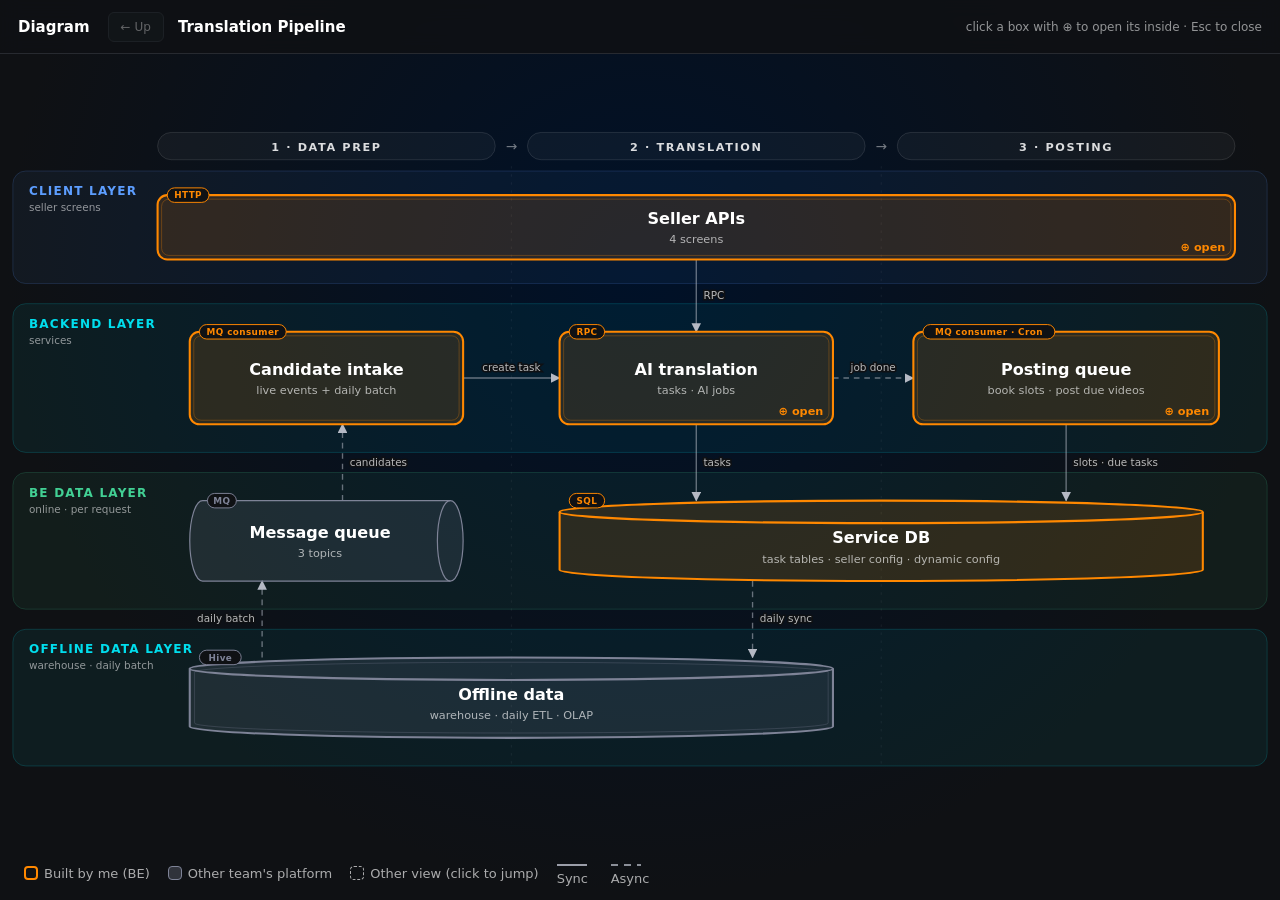
<file: translation-pipeline/diagram2d.html>
<!DOCTYPE html>
<html lang="en"><head><meta charset="utf-8"><meta name="viewport" content="width=device-width, initial-scale=1"><title>Kendrew's Presentation</title><link rel="icon" type="image/svg+xml" href="../assets/favicon.svg">
<link rel="stylesheet" href="../assets/coupangplay-tokens.css">
<style>
/* Colours come from the Coupang Play tokens (../assets/coupangplay-tokens.css). */
:root{
  --mine:var(--color-base-orange-250);      /* #ff8800 built / extended by me */
  --ext:var(--color-base-blue-gray-400);    /* #7e8397 other team's platform */
  --hot:var(--color-base-cyan-100);         /* #00eafa focused edges */
  --drawer:520px;
}
*{box-sizing:border-box}
html,body{margin:0;height:100%;overflow:hidden;background:radial-gradient(ellipse at 50% 30%,var(--color-base-blue-950) 0%,var(--bg) 70%);color:var(--fg);font-family:Pretendard,"SF Pro Text",Inter,ui-sans-serif,system-ui,sans-serif;-webkit-font-smoothing:antialiased}
#stage{position:fixed;inset:0;transition:right .35s cubic-bezier(.2,.8,.2,1)}
body.open #stage{right:var(--drawer)}
svg{width:100%;height:100%;display:block;transition:opacity .22s}
svg.fade{opacity:0}
.node{cursor:pointer}
.node.inert{cursor:default}
.dim{opacity:.18}
#bar{position:fixed;left:0;right:0;top:0;height:54px;display:flex;align-items:center;gap:14px;padding:0 18px;background:#0f1114e6;border-bottom:1px solid #272a30;backdrop-filter:blur(10px);z-index:5;transition:right .35s cubic-bezier(.2,.8,.2,1)}
body.open #bar{right:var(--drawer)}
#up{background:#1c2024;border:1px solid #3b4048;color:#fff;padding:7px 12px;border-radius:6px;font:inherit;font-size:12px;cursor:pointer}
#up:hover:not(:disabled){background:#31353c}
#up:disabled{opacity:.35;cursor:default}
#crumbs{display:flex;align-items:center;gap:6px;font-size:15px;font-weight:600;white-space:nowrap}
#crumbs a{color:#5d9eff;cursor:pointer;text-decoration:none}
#crumbs a:hover{text-decoration:underline}
#crumbs .sep{opacity:.4}
#crumbs .cur{color:#fff}
#bar .sp{flex:1}
#bar .dl{font-size:15px;font-weight:800;margin-right:4px}
#bar .hint{font-size:12px;opacity:.55;white-space:nowrap;overflow:hidden;text-overflow:ellipsis}
#legend{position:fixed;left:24px;bottom:14px;display:flex;gap:18px;font-size:13px;color:var(--fg3);align-items:center}
#legend i{display:inline-block;width:14px;height:14px;border-radius:4px;margin-right:6px;vertical-align:-2px}
#drawer{position:fixed;top:0;right:0;bottom:0;width:var(--drawer);background:rgba(28,32,36,.94);border-left:1px solid var(--line-subtle);backdrop-filter:blur(14px);transform:translateX(100%);transition:transform .35s cubic-bezier(.2,.8,.2,1);overflow-y:auto;padding:26px 28px 40px}
body.open #drawer{transform:none}
#drawer .tag{font-size:12px;letter-spacing:1.4px;text-transform:uppercase;font-weight:700}
#drawer h2{margin:6px 0 6px;font-size:26px}
#drawer .role{font-size:16px;line-height:1.5;color:var(--fg2);margin:0 0 14px}
#drawer h3{font-size:12px;letter-spacing:1.3px;text-transform:uppercase;color:var(--fg3);margin:20px 0 8px}
#drawer ul{margin:0;padding-left:18px;font-size:15px;line-height:1.6;color:var(--fg2)}
#drawer li{margin-bottom:5px}
#drawer li b{color:var(--fg)}
#drawer code{font-size:13px;background:var(--line-subtle);padding:1px 5px;border-radius:4px}
#drawer .nu li::marker{content:"◆  ";color:var(--mine)}
#drawer .links span{display:inline-block;margin:0 6px 6px 0;padding:4px 10px;border-radius:8px;background:var(--color-base-white-05a);border:1px solid var(--line-subtle);font-size:13px;cursor:pointer}
#drawer .links span:hover{background:var(--color-base-white-15a)}
#drawer .fig{margin:10px 0 4px;background:var(--bg);border:1px solid var(--line-subtle);border-radius:10px;padding:8px}
#drawer .ex-cap{font-size:13px;color:var(--fg3);margin:12px 0 6px}
#drawer .ex-json{margin:0;padding:10px 12px;background:var(--bg);border:1px solid var(--line-subtle);border-radius:10px;font-size:12.5px;line-height:1.5;color:var(--fg2);overflow-x:auto}
#drawer .ex-tbl{overflow-x:auto;border:1px solid var(--line-subtle);border-radius:10px}
#drawer .ex-tbl table{border-collapse:collapse;font-size:12px;font-family:ui-monospace,Menlo,monospace;white-space:nowrap}
#drawer .ex-tbl th,#drawer .ex-tbl td{padding:5px 9px;border-bottom:1px solid var(--line-subtle);text-align:left;color:var(--fg2)}
#drawer .ex-tbl th{color:var(--fg);background:var(--color-base-white-05a)}
#drawer .ex-tbl tr:last-child td{border-bottom:0}
#drawer .hint{text-transform:none;letter-spacing:0;font-weight:400;margin-left:6px}
#drawer .tbls span{font-family:ui-monospace,Menlo,monospace}
.rels{list-style:none;padding-left:0 !important;font-size:13.5px !important}
.rels code{cursor:pointer;font-size:12.5px;background:var(--line-subtle);padding:1px 5px;border-radius:4px}
.rels code:hover{background:var(--color-base-white-15a)}
.rels .card{color:var(--mine);margin:0 4px}
.rels .via{color:var(--fg3);font-size:12px}
#schema{position:fixed;inset:0;z-index:20;display:none;align-items:center;justify-content:center;background:rgba(0,0,0,.45);padding-right:var(--drawer)}
body.schema #schema{display:flex}
#sbox{position:relative;width:min(640px,calc(100vw - var(--drawer) - 48px));max-height:86vh;overflow-y:auto;background:rgba(28,32,36,.98);border:1px solid var(--line-subtle);border-radius:14px;padding:24px 26px 28px;color:var(--fg2)}
#sbox .tag{font-size:12px;letter-spacing:1.4px;text-transform:uppercase;font-weight:700;color:var(--mine)}
#sbox h2{margin:6px 0;font-size:22px;color:var(--fg)}
#sbox .role{font-size:15px;line-height:1.5;margin:0 0 6px}
#sbox h3{font-size:12px;letter-spacing:1.3px;text-transform:uppercase;color:var(--fg3);margin:18px 0 8px}
#sbox ul{margin:0;padding-left:18px;font-size:14px;line-height:1.6}
#sbox .ex-tbl{overflow-x:auto;border:1px solid var(--line-subtle);border-radius:10px}
#sbox table{border-collapse:collapse;font-size:12.5px;font-family:ui-monospace,Menlo,monospace;white-space:nowrap;width:100%}
#sbox th,#sbox td{padding:5px 10px;border-bottom:1px solid var(--line-subtle);text-align:left}
#sbox th{color:var(--fg);background:var(--color-base-white-05a)}
#sbox td b{color:var(--fg);font-weight:600}
#sbox tr:last-child td{border-bottom:0}
#sbox .ex-json{margin:0;padding:10px 12px;background:var(--bg);border:1px solid var(--line-subtle);border-radius:10px;font-size:12.5px;line-height:1.5;overflow-x:auto}
#sclose{position:absolute;right:16px;top:14px;background:none;border:0;color:var(--fg3);font-size:20px;cursor:pointer}
#close{position:absolute;right:18px;top:16px;background:none;border:0;color:var(--fg3);font-size:22px;cursor:pointer}
@keyframes drop{from{opacity:0;transform:translateY(-14px)}to{opacity:1;transform:none}}
.slotdot{animation:drop .45s both}
</style></head><body>
<div id="stage"><svg id="s" viewBox="0 0 1600 900" preserveAspectRatio="xMidYMid meet"></svg></div>
<div id="bar"><span class="dl">Diagram</span><button id="up" title="Back up one layer (Esc)">← Up</button><div id="crumbs"></div><div class="sp"></div><div class="hint" id="hint"></div></div>
<div id="legend"><span><i style="border:2px solid var(--mine)"></i>Built by me (BE)</span><span><i style="background:rgba(126,131,151,.3);border:1px solid var(--ext)"></i>Other team's platform</span><span><i style="border:1.5px dashed var(--fg3)"></i>Other view (click to jump)</span><span><svg width="30" height="8" aria-hidden="true" style="margin-right:6px;vertical-align:0"><line x1="0" y1="4" x2="30" y2="4" stroke="#b5b9c4" stroke-width="1.7"/></svg>Sync</span><span><svg width="30" height="8" aria-hidden="true" style="margin-right:6px;vertical-align:0"><line x1="0" y1="4" x2="30" y2="4" stroke="#b5b9c4" stroke-width="1.7" stroke-dasharray="7 6"/></svg>Async</span></div>
<div id="schema" role="dialog" aria-modal="true"><div id="sbox"><button id="sclose" aria-label="close">✕</button><div id="sc"></div></div></div>
<aside id="drawer"><button id="close" aria-label="close">✕</button><div id="dc"></div></aside>
<script>
// ===== Visibility switches (content is kept; flip these to bring it back) =====
const SHOW_DRAWER = false;                          // false: clicking a component opens no side drawer
const HIDDEN_VIEWS = new Set(['intake', 'offline']); // views kept in the data but not openable
const canOpen = v => v && VIEWS[v] && !HIDDEN_VIEWS.has(v);
const clickable = n => canOpen(n.zoom) || canOpen(n.go) || (SHOW_DRAWER && !n.zoom && !n.go && LLD[n.id]);

// ===== Views =====
// Level 0 = overview (grouped blocks). Click a block marked ⊕ to zoom into its level-1 view.
// Level 1 = components. Click a component to open its low-level design drawer (level 2).
// Layers always run top → bottom (client · backend · BE data · offline data).
// Labels: node and edge names are kept to ~2 words.
const W = 1600, H = 900;
const TINT = {client:'#5d9eff', backend:'#00deed', svc:'#42d094', ana:'#00deed'}; // blue-300 · deck purple · green-200 · cyan-200
const BAND_LABEL = {client:'CLIENT LAYER', backend:'BACKEND LAYER', svc:'BE DATA LAYER', ana:'OFFLINE DATA LAYER'};
const BAND_SUB = {client:'seller screens', backend:'services', svc:'online · per request', ana:'warehouse · daily batch'};

const VIEWS = {};
// def(id, meta, nodes, edgeFn): edgeFn gets port helpers bound to this view's nodes
function def(id, meta, nodes, edgeFn){
  const by = Object.fromEntries(nodes.map(n => [n.id, n]));
  const P = {
    B:(i,f=.5)=>[by[i].x+by[i].w*f, by[i].y+by[i].h], T:(i,f=.5)=>[by[i].x+by[i].w*f, by[i].y],
    L:(i,f=.5)=>[by[i].x, by[i].y+by[i].h*f],          R:(i,f=.5)=>[by[i].x+by[i].w, by[i].y+by[i].h*f],
  };
  VIEWS[id] = {id, ...meta, nodes, by, edges: edgeFn(P)};
}

// ---------- L0: overview ----------
def('overview', {title:'Overview', hint:'click a box with ⊕ to open its inside',
  bands:[{id:'client',y:120,h:140},{id:'backend',y:285,h:185},{id:'svc',y:495,h:170},{id:'ana',y:690,h:170}],
  stages:[{label:'1 · DATA PREP',x:200,w:420},{label:'2 · TRANSLATION',x:660,w:420},{label:'3 · POSTING',x:1120,w:420}]},
 [
  {id:'g_apis',        x:200,  y:150, w:1340, h:80,  owner:'mine', label:'Seller APIs',      sub:'4 screens', zoom:'apis'},
  {id:'g_intake',      x:240,  y:320, w:340,  h:115, owner:'mine', label:'Candidate intake', sub:'live events + daily batch', zoom:'intake'},
  {id:'g_translation', x:700,  y:320, w:340,  h:115, owner:'mine', label:'AI translation',   sub:'tasks · AI jobs', zoom:'translation'},
  {id:'g_posting',     x:1140, y:320, w:380,  h:115, owner:'mine', label:'Posting queue',    sub:'book slots · post due videos', zoom:'posting'},
  {id:'evbus',         x:240,  y:530, w:340,  h:100, owner:'ext', label:'Message queue',    sub:'3 topics'},
  {id:'svcdb',         x:700,  y:530, w:800,  h:100, owner:'mine', label:'Service DB',       sub:'task tables · seller config · dynamic config'},
  {id:'g_offline',     x:240,  y:725, w:800,  h:100, owner:'ext',  label:'Offline data',     sub:'warehouse · daily ETL · OLAP', zoom:'offline'},
 ], P => [
  ['g_apis','g_translation','sync','RPC',{pts:[[870,230],[870,320]]}],
  ['evbus','g_intake','async','candidates',{pts:[[430,530],[430,435]]}],
  ['g_intake','g_translation','sync','create task',{pts:[P.R('g_intake'),P.L('g_translation')]}],
  ['g_translation','g_posting','async','job done',{pts:[P.R('g_translation'),P.L('g_posting')]}],
  ['g_translation','svcdb','sync','tasks',{pts:[[870,435],[870,530]]}],
  ['g_posting','svcdb','sync','slots · due tasks',{pts:[[1330,435],[1330,530]]}],
  ['svcdb','g_offline','async','daily sync',{pts:[[940,630],[940,725]]}],
  ['g_offline','evbus','async','daily batch',{pts:[[330,725],[330,630]],side:'L'}],
 ]);

// ---------- L1: candidate intake ----------
def('intake', {title:'Candidate intake', parent:'g_intake', hint:'data prep → eligibility',
  bands:[{id:'backend',y:130,h:300},{id:'svc',y:455,h:190},{id:'ana',y:670,h:190}]},
 [
  {id:'lookups',       x:260,  y:220, w:240, h:100, owner:'ext',  label:'Lookups',          sub:'acct · product · stock'},
  {id:'elig',          x:680,  y:210, w:260, h:120, owner:'mine', label:'Eligibility',      sub:'live re-check'},
  {id:'x_translation', x:1160, y:210, w:280, h:120, owner:'ghost',label:'AI translation',   go:'translation'},
  {id:'ev_pub',        x:260,  y:500, w:240, h:100, owner:'ext',  label:'Publish events',   sub:'live · 10–30 min'},
  {id:'ev_batch',      x:680,  y:500, w:260, h:100, owner:'mine', label:'Batch candidates', sub:'video × market'},
  {id:'sellercfg',     x:1160, y:500, w:280, h:100, owner:'mine', label:'Seller config',    sub:'opt-in · markets'},
  {id:'x_offline',     x:260,  y:715, w:240, h:100, owner:'ghost',label:'Offline data',     go:'offline'},
  {id:'batch',         x:680,  y:715, w:260, h:100, owner:'mine',  label:'Daily ETL',        sub:'join · rank · fan out'},
 ], P => [
  ['ev_pub','elig','async','new video',{pts:[P.T('ev_pub'),[380,400],[740,400],[740,330]]}],
  ['ev_batch','elig','async','candidates',{pts:[[860,500],[860,330]],side:'L',lab:[851,370,'end']}],
  ['elig','lookups','sync','live checks',{pts:[[680,270],P.R('lookups')]}],
  ['elig','x_translation','sync','create task',{pts:[[940,270],[1160,270]]}],
  ['elig','sellercfg','sync','opt-in check',{pts:[[920,330],[920,430],[1300,430],[1300,500]]}],
  ['x_offline','batch','sync','join',{pts:[P.R('x_offline'),P.L('batch')]}],
  ['batch','ev_batch','async','publish',{pts:[[760,715],[760,600]],side:'L'}],
 ]);

// ---------- L1: AI translation ----------
def('translation', {title:'AI translation', parent:'g_translation', hint:'task fan-out → AI jobs',
  bands:[{id:'backend',y:150,h:280},{id:'svc',y:460,h:220}]},
 [
  {id:'x_intake',  x:200,  y:230, w:220, h:120, owner:'ghost',label:'Candidate intake', go:'intake'},
  {id:'task',      x:540,  y:230, w:260, h:120, owner:'mine', label:'Task service',     sub:'parent/child · dedup'},
  {id:'ai',        x:920,  y:230, w:260, h:120, owner:'ext',  label:'AI platform',      sub:'high · low lane'},
  {id:'x_posting', x:1300, y:230, w:240, h:120, owner:'ghost',label:'Posting queue',    go:'posting'},
  {id:'tables',    x:540,  y:520, w:260, h:110, owner:'mine', label:'Task tables',      sub:'parent + children'},
  {id:'ev_done',   x:920,  y:520, w:260, h:110, owner:'ext',  label:'Job events',       sub:'1 per AI job'},
 ], P => [
  ['x_intake','task','sync','create task',{pts:[P.R('x_intake'),P.L('task')]}],
  ['task','ai','sync','AI jobs',{pts:[P.R('task'),P.L('ai')],fan:3}],
  ['ai','ev_done','async','job done',{pts:[[1100,350],[1100,520]]}],
  ['ev_done','task','async','status',{pts:[[980,520],[980,440],[740,440],[740,350]]}],
  ['task','tables','sync','write rows',{pts:[[600,350],[600,520]],side:'L'}],
  ['task','x_posting','async','book slot',{pts:[[670,230],[670,190],[1420,190],[1420,230]]}],
 ]);

// ---------- L1: posting queue ----------
def('posting', {title:'Posting queue', parent:'g_posting', hint:'slot booking → scheduled post',
  bands:[{id:'backend',y:130,h:260},{id:'svc',y:415,h:200}]},
 [
  {id:'x_translation', x:200,  y:175, w:200, h:110, owner:'ghost',label:'AI translation',  go:'translation'},
  {id:'sched',         x:470,  y:175, w:200, h:110, owner:'mine', label:'Post Scheduler',  sub:'slot calendar'},
  {id:'cron',          x:760,  y:175, w:200, h:110, owner:'mine', label:'Cron',            sub:'every 5 min · ≤50 due'},
  {id:'inventory',     x:1040, y:300, w:200, h:70,  owner:'ext',  label:'Inventory',       sub:'stock check'},
  {id:'posting',       x:1300, y:175, w:220, h:110, owner:'ext',  label:'Posting service', sub:'publishes video'},
  {id:'tables',        x:470,  y:455, w:490, h:110, owner:'mine', label:'Task tables',     sub:'= the posting queue'},
  {id:'dyncfg',        x:1040, y:455, w:220, h:110, owner:'mine', label:'Dynamic config',  sub:'window · quotas'},
 ], P => [
  ['x_translation','sched','async','job done',{pts:[P.R('x_translation'),P.L('sched')]}],
  ['sched','tables','sync','write slot',{pts:[[570,285],[570,455]],side:'L'}],
  ['cron','tables','sync','read due',{pts:[[860,285],[860,455]]}],
  ['cron','posting','sync','post',{pts:[[960,210],[1300,210]]}],
  ['cron','inventory','sync','stock',{pts:[[960,265],[1000,265],[1000,335],[1040,335]],lab:[1008,291,'start']}],
  ['cron','dyncfg','sync','quotas',{pts:[[940,285],[940,430],[1150,430],[1150,455]]}],
 ]);

// ---------- L1: seller APIs ----------
def('apis', {title:'Seller APIs', parent:'g_apis', hint:'screens → gateway → task service',
  bands:[{id:'client',y:110,h:130},{id:'backend',y:265,h:200},{id:'svc',y:490,h:170}]},
 [
  {id:'c_auth',      x:200,  y:140, w:280, h:75, owner:'mine', label:'Authorize pipeline', sub:'auto-post on / off'},
  {id:'c_markets',   x:560,  y:140, w:280, h:75, owner:'mine', label:'Target markets',     sub:'pick markets'},
  {id:'c_sched',     x:920,  y:140, w:280, h:75, owner:'mine', label:'Scheduled posts',    sub:'list · cancel · feedback'},
  {id:'c_posted',    x:1280, y:140, w:280, h:75, owner:'mine', label:'Posted videos',      sub:'list · delete · cancel retry'},
  {id:'gw',          x:200,  y:290, w:1360,h:50, owner:'mine', label:'API gateway',        sub:'HTTP → RPC'},
  {id:'task',        x:660,  y:380, w:280, h:70, owner:'mine', label:'Task service',       sub:'all endpoints'},
  {id:'sellercfg',   x:200,  y:530, w:240, h:90, owner:'mine', label:'Seller config',      sub:'opt-in · markets'},
  {id:'tables',      x:660,  y:530, w:560, h:90, owner:'mine', label:'Task tables',        sub:'scheduled · posted rows'},
  {id:'dyncfg',      x:1320, y:530, w:240, h:90, owner:'mine', label:'Dynamic config',     sub:'overview period'},
 ], P => [
  ...['c_auth','c_markets','c_sched','c_posted'].map(id => [id,'gw','sync',null,{pts:[P.B(id),[P.B(id)[0],290]]}]),
  ['gw','task','sync','RPC',{pts:[[800,340],[800,380]]}],
  ['task','sellercfg','sync','settings',{pts:[[660,415],[320,415],[320,530]]}],
  ['task','tables','sync','tasks',{pts:[[800,450],[800,530]]}],
  ['task','dyncfg','sync','config',{pts:[[940,415],[1440,415],[1440,530]]}],
 ]);

// ---------- L1: offline data ----------
def('offline', {title:'Offline data', parent:'g_offline', hint:'daily sync → join → candidates',
  bands:[{id:'svc',y:140,h:190},{id:'ana',y:360,h:380}]},
 [
  {id:'sellercfg', x:280,  y:180, w:240, h:100, owner:'mine', label:'Seller config',    sub:'opt-in · markets'},
  {id:'tables',    x:640,  y:180, w:420, h:100, owner:'mine', label:'Task tables',      sub:'tasks · sub-tasks · media'},
  {id:'ev_batch',  x:1200, y:180, w:260, h:100, owner:'mine', label:'Batch candidates', sub:'video × market'},
  {id:'mirror',    x:920,  y:430, w:220, h:100, owner:'ext', label:'DB snapshots',     sub:'daily copy'},
  {id:'batch',     x:1220, y:470, w:220, h:190, owner:'mine',  label:'Daily ETL',        sub:'join · rank · fan out'},
  {id:'x_apis',    x:280,  y:600, w:220, h:100, owner:'ghost',label:'Seller APIs',      go:'apis'},
  {id:'olap',      x:600,  y:600, w:220, h:100, owner:'ext',  label:'OLAP serving',     sub:'metrics API'},
  {id:'wh',        x:920,  y:600, w:220, h:100, owner:'ext',  label:'Warehouse',        sub:'views · GMV · products'},
 ], P => [
  ['tables','mirror','async','daily sync',{pts:[[1000,280],[1000,430]]}],
  ['sellercfg','mirror','async','daily sync',{pts:[P.B('sellercfg'),[400,380],[960,380],[960,430]]}],
  ['mirror','batch','sync','join',{pts:[[1140,480],[1220,480]]}],
  ['mirror','wh','async','derive flags',{pts:[[1030,530],[1030,600]]}],
  ['wh','batch','sync','join',{pts:[[1140,650],[1220,650]]}],
  ['wh','olap','async','daily sync',{pts:[[920,650],[820,650]]}],
  ['x_apis','olap','sync','metrics',{pts:[[500,650],[600,650]]}],
  ['batch','ev_batch','async','publish',{pts:[[1330,470],[1330,280]]}],
 ]);

// ===== Low-level design content (sanitized: generic names, illustrative values) =====
const LLD = {
c_translate:{tag:'Client · manual mode', role:'Seller picks a video, picks target markets and translation options, then chooses "translate to draft" or "translate and post".',
 lld:['One endpoint, an <b>operate</b> verb: create · duplicate · edit · retry.','Request = source video + list of targets (market, language, voice, lip-sync on/off, captions on/off) + auto-post flag.','Returns the parent task id and one child id per target market.','Options are set per target, so one source video can go to DE with lip-sync and to FR without it.'],
 nu:['<b>Retry creates a new child</b> linked to the same parent. The failed row stays as history and is never mutated back.','Draft vs post is one flag. "Success" means the video was generated; posting is a separate step.']},
c_auth:{tag:'Client · auto-post', role:'The seller authorizes the pipeline: one toggle turns auto-post on or off for their whole account.',
 lld:['<b>get / set</b> endpoint on the seller row.','Seller-wide on/off gates every per-market switch.','"Enabled since" = time of the most recent off → on change; first enable = creation time.'],
 nu:[]},
c_markets:{tag:'Client · auto-post', role:'The seller picks which target markets the pipeline may post into, and which language each gets.',
 lld:['<b>get / set</b> on the seller × market rows. Supporting calls: language options per market, seller\'s local shops (bound / unbound), one-click account bind (owned by another team).','Market ↔ language is 1:1 for now.'],
 nu:['<b>Partial-update semantics:</b> a field left out means "unchanged" at every level, and the market map is upserted by market key. So the client can flip one market without re-sending the rest, and two tabs can\'t wipe each other\'s markets.','A market is only useful if an official account is bound there, which is why the bind flow sits on this screen.','Batch selection only needs the <i>source</i> market configured; fan-out needs the <i>target</i> market enabled.']},
c_overview:{tag:'Client · auto-post', role:'Videos posted, views and GMV from auto-post, for the last period vs the one before.',
 lld:['Posted count comes from the task tables (live).','Views and GMV come from the warehouse via OLAP serving (daily), joined on the posted item ids.','Period length is in dynamic config (7 days by default).','A sibling auto-post product (AI-original videos) lives in another system. The client calls both and merges them; the backend does not fan in.'],
 nu:['Two sources with different freshness on one card: the count is real-time, the money is up to a day old. That\'s an acceptable trade for a weekly comparison.']},
c_sched:{tag:'Client · auto-post', role:'Upcoming posts with their slot times. The seller can cancel a post or rate the translation Good or Bad.',
 lld:['<b>list</b> = parent tasks with their children grouped (one card per source video, flags per market).','<b>update</b> per child: <code>cancel</code> and/or <code>feedback</code> (Good, or Bad with reasons).','List is scoped by task type + entry point, so manual translation tasks never show up here.'],
 nu:['<b>Reads the same rows the posting queue uses.</b> Nothing is copied, so what the seller sees is exactly what the cron will post.','Cancel is valid from SCHEDULED or RETRY and is final. Once the cron has claimed a row (POSTING), cancel is rejected and the seller sees it is already posting.','<b>Feedback is binary first:</b> Good or Bad, and only Bad asks for reasons. It is stored on the child, so translation quality can be reviewed per market.','The T+2 lead time exists to give the seller this review window.']},
c_posted:{tag:'Client · auto-post', role:'Posted and retrying videos, one row per market. The seller can delete a posted video.',
 lld:['<b>list</b> = flat child rows (one per posted market video), including ones waiting for a retry.','<b>cancel</b> on a row waiting for a retry: RETRY → CANCELLED, so the seller can stop a post that is waiting for stock.','Product search takes one string: if it parses as a number, it\'s an exact id match; otherwise a name search.','Current stock is computed at read time, not stored.','<b>delete</b> = mark the posted item as user-deleted + soft-delete the child row.'],
 nu:['Scheduled list is grouped by parent, posted list is flat by child. The two screens answer different questions ("what\'s coming" vs "how did each market do").']},
gw:{tag:'Backend · gateway', role:'The HTTP front door for every seller screen. Translates to RPC calls on the task service.',
 lld:['Thin layer: auth, request shaping, HTTP ↔ RPC mapping. No business state.','All auto-post endpoints: settings, overview, scheduled list and update, posted list, cancel retry and delete.'],
 nu:['<b>Enum reconciliation:</b> the HTTP and RPC schemas numbered statuses differently. New states were given integer values that were free in <i>both</i> schemas, so new values pass straight through, and only the old values need a mapping table.']},
elig:{tag:'Backend · consumer', role:'Turns a candidate (live event or batch row) into a task, only if it is still valid right now.',
 lld:['Consumes both streams: live video-publish events and batch candidates.','<b>Seller check:</b> auto-post on.','<b>Item check:</b> e-commerce video, public, passed review, has a bound product, no violations, <b>not AI-generated</b>, posted by the seller\'s official account.','<b>Per target market:</b> official account bound, product mapped to that market, stock ≥ threshold, (video × market) not already done.','Drops any target that fails; creates a task for the rest.','No duration check today (the AI platform enforces length).'],
 nu:['<b>Validate at consume:</b> the batch is built from a day-old snapshot, so the seller may have switched off, or the video may already be translated. The batch is a candidate list, never the truth.','"Not AI-generated" includes our own translated outputs, so the system can\'t translate its own translations.','Global-post outputs (one video posted to many markets) are collapsed to one representative row. Its source language is the shared language, or English when the markets mix languages.']},
task:{tag:'Backend · core service', role:'Owns the task model. One parent per source video, one child per target market.',
 lld:['<b>Create:</b> insert parent + children (one transaction where possible), then start one AI job per child that needs one.','<b>Dedup, two levels:</b> (video × market) already posted → no-op. (video × language) already translated → <b>clone the existing assets</b>, mark success, skip the AI call.','Chooses the AI lane: live → high priority, backfill → low priority.','<b>Parent status is computed from children:</b> all ok → success, all failed → failed, otherwise partial success.','On a status event: update the child, recompute the parent.'],
 nu:['<b>Partial success still posts</b> the markets that succeeded. One failed market never blocks the others.','Dedup runs inside create, so it is the last line of defence against duplicate events, whatever the consumers did.','<b>No retry scheduler:</b> a failed translation leaves no successful row, so the daily ETL resends it as a candidate. Dedup on the video id means a resend never starts a second job for work that already succeeded.','Batch and online use the same definition of done: a <i>successful</i> row for that (video × market). Failed rows stay as history and never block a resend.','Manual translate had no language dedup (DE and AT were two paid jobs). It was added for auto-post.']},
ai:{tag:'Other team · AI platform', role:'One job = voice translation + voice clone + lip-sync + subtitles. We integrate; we didn\'t build the models.',
 lld:['Async: start job → job id stored on the child → status event published when done.','Two priority lanes: live work on high, backfill on low.','Takes hours per job (≈2h average at launch).','<b>Per-account daily quota</b> is checked before the call (dynamic config); over quota → the backfill candidate is dropped.','<b>Max video length is enforced by the platform</b> in its own config. We don\'t pre-check, so an over-long video comes back as a failed job.'],
 nu:['<b>GPU capacity was the binding constraint</b> for the whole system. That\'s why there are priority lanes, a per-seller backfill cap and an off-peak window for backfill.','Launch failure rate dropped ~5× once the platform added lip-sync capacity. The cause was upstream, not in our pipeline.','Jobs take hours, so we never wait on them in a request path.','<b>Why translate the original instead of full AI video generation?</b> Full generation costs far more per video with lower ROI. The seller\'s proven video is the asset; we only change the language.']},
sched:{tag:'Backend · scheduler', role:'When a translation completes, books the video into the seller\'s next free posting slot.', fig:'slots',
 lld:['Triggered by the translation-complete event.','Finds the seller\'s latest booked slot (index on seller + task type + scheduled time).','Earliest allowed slot = first slot ≥ now + 48h (T+2, the review window).','If that slot already has its quota, move to the next slot, then roll into the next window.','Writes the slot time on the <b>parent</b>; every child (market) posts in the same batch. Status → SCHEDULED.','Window, slots per window, videos per slot and lead time all come from dynamic config.'],
 nu:['<b>A calendar-style token bucket:</b> tokens are reserved when scheduling, not spent when sending. So the post time is known up front and shown to the seller, and a late cron can never cause a burst.','<b>Why not delayed queue messages or fixed post times</b> (what earlier auto-post systems did): a delayed message can\'t be listed, edited or cancelled. A DB row can.','The quota unit is the <b>source video</b>, not the market post. One video to 5 markets is one slot.','Spreading posts across the day avoids flooding one account, which also helps with platform spam signals.']},
cron:{tag:'Backend · cron', role:'Runs every 5 minutes. Posts whatever is due, but only if the product is still in stock.', fig:'states',
 lld:['Selects up to 50 rows (batch size from dynamic config) where scheduled time ≤ now and status ∈ {SCHEDULED, RETRY}.','<b>Claim</b> each row first: <code>SET status = POSTING WHERE id = ? AND status IN (SCHEDULED, RETRY)</code>. No row changed → skip it.','Per child: read the stock threshold from dynamic config, call inventory for the target market\'s product.','In stock → call the posting service with the task id as the idempotency key → POSTED + item id + post time.','Low stock or delisted → <b>RETRY</b>, next attempt in 7 days, attempt counter +1.','At the attempt cap → soft-delete the task and delete the generated video.'],
 nu:['<b>Why claim first:</b> the post is a call to another service, so it can\'t be atomic with the status change. The claim is one conditional write that decides who wins: cancel or post, or one cron instance or another.','A row left in POSTING past a timeout (a crash mid-post) goes back to SCHEDULED. The idempotency key makes that retry safe.','<b>Stock is checked twice:</b> at eligibility and right before posting, because two days can pass in between.','<b>No head-of-line blocking:</b> an out-of-stock video pauses alone; the seller\'s next videos still post.','The retry counter lives on the parent and is never reset, so a flapping product can\'t retry forever (3 attempts, 7 days apart, so worst case ≈ 3 weeks).','The batch cap of 50 per run limits load on the posting service and the DB.','Five-minute granularity means a post can land up to ~5 min after its slot. Fine for feed posting; it would not be for live sports.']},
posting:{tag:'Other team · posting', role:'Publishes the generated video to the target market\'s account.',
 lld:['Input: idempotency key (task id), generated video, target account, product link, caption/hashtags, trigger scenario (for attribution).','Output: new item id → stored on the child.'],
 nu:['The trigger-scenario tag on every post is what lets the warehouse attribute views and GMV back to translation.']},
lookups:{tag:'Other teams · lookups', role:'Read-only services the pipeline asks before acting.',
 lld:['<b>Account:</b> is an official account bound in the target market?','<b>Product mapping:</b> source product → the same product in the target market.','<b>Inventory:</b> unreserved stock in the target market.','<b>Item:</b> visibility, review status, bound product, compliance.'],
 nu:['All are batched (multi-get) calls per candidate, so one video with 5 targets is a handful of calls, not 5× each.']},
ev_pub:{tag:'Event stream · live intake', role:'Fires when a seller\'s official account binds a product to a new video.',
 lld:['Filtered to new bindings only (no previous state), from the official account.','Lands 10–30 min after the video goes live.','Live jobs go to the AI high-priority lane.'],
 nu:['Live intake catches new videos fast, but misses anything that failed or was skipped. The daily batch is the safety net.'],
 topics:['video_product_bind']},
ev_batch:{tag:'Event stream · batch intake', role:'One message per (video × target market) from the daily batch.',
 lld:['Published by the batch job; consumed by the eligibility consumer.','Backfill sends run in an off-peak window and go to the low-priority lane.'],
 nu:['Messages are <b>candidates, not commands</b>: built from day-old data, re-validated on arrival.'],
 topics:['autopost_candidates']},
ev_done:{tag:'Event stream · results', role:'The AI platform publishes one status event per job. We subscribe; no callbacks, no polling.',
 lld:['Payload: job id, task type, status, error info, a unique key.','Task service: update child, recompute parent.','Completion also triggers the scheduler to book a slot.'],
 nu:['Jobs take hours, so subscribing beats polling (wasted calls) and beats a callback endpoint (we\'d own its availability).','Events can arrive twice. Updates are keyed on the job id stored on the child.'],
 topics:['ai_job_status']},
olap:{tag:'Data team · OLAP serving', role:'Serves warehouse metrics to the backend through a query API, so online code never scans the warehouse.',
 lld:['Warehouse stats are synced daily into an OLAP store and exposed as a metrics API.','The overview reads views and GMV for the seller\'s posted items, for the current and previous period.'],
 nu:['The online path reads a serving copy, not the warehouse: low latency, and the warehouse stays batch-only.'],
 tbls:['posted_video_metrics']},
wh:{tag:'Data team · warehouse', role:'The data team\'s tables the batch job reads: video stats, AI-origin labels, account bindings, product catalogue.',
 lld:['<b>Video stats pool:</b> one row per seller video with 180-day views and GMV, status, bound product, violation flag.','<b>AI-origin labels:</b> one flag per AI tool. The translation / global-post flags are derived from our task type in the DB snapshot.','<b>Account bindings:</b> official account per seller × market.','<b>Product catalogue:</b> source product → same product in each target market.','Feeds the batch job, and the overview via OLAP serving.'],
 nu:['<b>Closed loop:</b> our outputs flow back into our own input pool. The AI-origin flags are what stop re-translation.','Everything read from here is up to a day stale, which is why the consumer re-validates.'],
 tbls:['video_stats_daily','shop_account_binding','product_catalog']},
batch:{tag:'Batch scheduler · daily ETL', role:'Picks which past videos are worth translating, per seller, once a day.',
 lld:['<b>Joins</b> the warehouse tables (stats, labels, bindings, products) with the DB snapshots of our own tables (opt-in config, finished tasks).','Last 180 days of each opted-in seller\'s videos.','Same eligibility rules as online, in SQL (except stock, which is online-only).','Rank by revenue with engagement as a tie-breaker; cap per seller.','Fan out to each enabled target market, minus (video × market) already translated successfully.'],
 nu:['<b>Implicit retry:</b> a failed translation leaves no successful row, so tomorrow\'s run picks it up again. No retry code needed, at the cost of a one-day delay.','Backfill is capped per seller so one big seller can\'t eat the shared GPU budget.'],
 tbls:['video_stats_daily','shop_account_binding','product_catalog','seller_autopost','seller_market','video_task','video_sub_task']},
mirror:{tag:'Data team · DB snapshots', role:'A daily copy of our own service tables inside the warehouse, so the batch job can join them with the data team\'s tables.',
 lld:['Synced daily from the service DB, one partition per day.','<b>Seller config</b> → who is opted in, and which source / target markets are enabled.','<b>Task, sub-task and media tables</b> → which (video × market) pairs are already done, plus the task type behind the AI-origin flags.','The sync was part of the data contract we agreed with the data team.'],
 nu:['The batch job reads <b>yesterday\'s</b> copy of our config, so a seller who switched off today can still show up as a candidate. The online consumer reads the live DB, which is why it re-checks.','Bulk scans and joins run on the snapshot, never on the serving database.'],
 tbls:['seller_autopost','seller_market','video_task','video_sub_task','video_task_media']},
tables:{tag:'BE data · task tables', role:'The task model and the posting queue in one place.', fig:'states',
 lld:['<b>Parent:</b> seller, source video, task type, scheduled post time, retry attempts, computed post status.','<b>Child:</b> target market, target language, AI job id, generated video, posted item id, post time, seller feedback.','Indexes: (seller, task type, scheduled time) for slot lookup; source video id for dedup.','States added for auto-post: SCHEDULED, POSTING, RETRY, CANCELLED.'],
 nu:['<b>The table is the queue.</b> Durable, queryable, cancellable, and the same rows back the seller\'s screens.','Tables were reused from an earlier AI voiceover project and extended, not rebuilt.','Delete is soft everywhere, so history and attribution survive.'],
 tbls:['video_task','video_sub_task','video_task_media']},
sellercfg:{tag:'BE data · config', role:'Who has auto-post on, and which markets / languages they want.',
 lld:['Seller row: on/off, unique per global seller.','Seller × market row: target language, on/off, unique per (seller, market).'],
 nu:['Read live by the consumer; read a day late by the batch job through the daily snapshot. Opt-outs are honoured on the live read.'],
 tbls:['seller_autopost','seller_market']},
dyncfg:{tag:'BE data · dynamic config', role:'Every quota and threshold, changeable without a deploy.',
 lld:['Posting window, slots per window, videos per slot, minimum lead time, cron batch size.','Retry delay and max attempts; translation max attempts.','Minimum product stock; overview period.'],
 nu:['Rollout lever: posting rate can be tightened instantly if a market reacts badly, with no code change.'],
 ex:[{cap:'Dynamic config value (illustrative)', json:{
   overview:{metrics_period_days:7},
   posting:{
     time_window:{hour_start:10, hour_end:22, slots:4, videos_per_slot:1, min_lead_time_hours:48},
     cron_batch_size:50,
     retry:{max_attempts:3, delay_days:7},
     min_product_stock:10},
   translation:{max_attempts:2}}}]},
};

// ===== Service DB schema (rough; names generalised) =====
// cols: [name, type, note]
const TABLES = {
 seller_autopost:{desc:'Seller-level auto-post switch. One row per global seller.',
  cols:[['id','bigint','PK'],['global_seller_id','bigint','UNIQUE'],['is_enable','tinyint','1 = auto-post on'],['enable_time','timestamp','last OFF → ON'],['create_time / update_time','timestamp','']],
  keys:['PK (id)','UNIQUE (global_seller_id)'],
  rows:[['1','S-42','1','2026-10-01 09:12'],['2','S-77','0','2026-09-20 14:30']], rowCols:['id','global_seller_id','is_enable','enable_time']},
 seller_market:{desc:'Markets a seller enabled, one language per market.',
  cols:[['id','bigint','PK'],['global_seller_id','bigint','→ seller_autopost'],['region','varchar(8)','market, e.g. DE'],['target_lang','varchar(8)','e.g. de'],['is_enable','tinyint','market on/off'],['enable_time','timestamp','']],
  keys:['PK (id)','UNIQUE (global_seller_id, region)'],
  rows:[['11','S-42','DE','de','1'],['12','S-42','FR','fr','1'],['13','S-42','ES','es','0']], rowCols:['id','global_seller_id','region','target_lang','is_enable']},
 video_task:{desc:'Parent task: one per source video. Holds the posting slot, so it is also the queue.',
  cols:[['id','bigint','PK'],['seller_id','bigint','→ seller_autopost'],['source_item_id','bigint','source video (dedup)'],['product_id','bigint','source product'],['task_type','tinyint','4 = AUTO_POST (new)'],['source_language','varchar(4)',''],['agg_trans_status','tinyint','PENDING / SUCCESS / FAIL / PARTIAL'],['agg_post_status','tinyint','+ SCHEDULED / POSTING / RETRY / CANCELLED (new)'],['scheduled_post_time','timestamp','slot (new)'],['post_retry_attempt','tinyint','(new)'],['is_del','tinyint','soft delete']],
  keys:['PK (id)','IDX (seller_id, task_type, scheduled_post_time): slot lookup + cron scan','IDX (source_item_id): dedup'],
  rows:[['1001','S-42','V-9001','4','SCHEDULED','2026-11-07 18:00','0'],['1002','S-42','V-9002','4','RETRY','2026-11-14 18:00','2'],['1003','S-77','V-9150','4','POSTED','2026-11-04 10:00','0']], rowCols:['id','seller_id','source_item_id','task_type','agg_post_status','scheduled_post_time','post_retry_attempt']},
 video_sub_task:{desc:'Child task: one per (source video × target market). Tracks the AI job and the posted video.',
  cols:[['id','bigint','PK'],['task_id','bigint','→ video_task'],['seller_id','bigint','denormalised (new)'],['task_type','tinyint','denormalised (new)'],['target_region','varchar(2)','market (new)'],['target_language','varchar(4)',''],['target_shop_id','bigint','shop in that market'],['product_id','bigint','mapped target product'],['ai_job_id','bigint','AI platform job'],['status','tinyint','per-market status'],['item_id','bigint','posted video'],['post_time','timestamp','(new)'],['feedback','varchar(64)','GOOD / BAD + reasons (new)'],['is_del','tinyint','soft delete']],
  keys:['PK (id)','IDX (task_id, target_language, is_del)','IDX (seller_id, task_type, status, post_time): posted list','IDX (item_id): delete / stats join'],
  rows:[['5001','1001','DE','de','J-771','SCHEDULED','—'],['5002','1001','FR','fr','J-772','SCHEDULED','—'],['5003','1003','ES','es','J-610','POSTED','I-3301']], rowCols:['id','task_id','target_region','target_language','ai_job_id','status','item_id']},
 video_task_media:{desc:'Input media for a task (source video file, music).',
  cols:[['id','bigint','PK'],['task_id','bigint','→ video_task'],['media_id','varchar(64)','video file id'],['media_type','tinyint','0 = video, 1 = music'],['media_url','text','temporary URL']],
  keys:['PK (id)','UNIQUE (task_id, media_id)','IDX (media_id): dedup by video file (new)'],
  rows:[['8001','1001','vid_ab12','0'],['8002','1002','vid_cd34','0']], rowCols:['id','task_id','media_id','media_type']},
 video_stats_daily:{db:'Warehouse · daily partition', desc:'One row per seller video per day: the candidate pool.',
  cols:[['p_date','string','partition'],['item_id','bigint','video'],['global_seller_id','bigint',''],['author_id','bigint','creator account'],['source_market','string','creator\'s market'],['product_id','bigint','bound product'],['video_status','int','public + passed review'],['is_violation','tinyint',''],['is_from_* (×13)','tinyint','AI-origin flags; any = 1 → skip'],['gmv_180d','double','rank key'],['views_180d','bigint','tie-breaker']]},
 shop_account_binding:{db:'Warehouse · hourly partition', desc:'Official account per seller × market.',
  cols:[['p_date','string','partition'],['global_seller_id','bigint',''],['shop_id','bigint',''],['market','string',''],['author_id','bigint','official account'],['bind_status','string','active / …']]},
 product_catalog:{db:'Warehouse · daily partition', desc:'Local products grouped by a global product id: the cross-market mapping.',
  cols:[['p_date','string','partition'],['product_id','bigint','local product'],['global_product_id','bigint','same item across markets'],['available_market','string',''],['delete_status','tinyint','']]},
 posted_video_metrics:{db:'OLAP · synced daily from warehouse', desc:'Views and GMV per posted video, for the overview card.',
  cols:[['item_id','bigint','posted video'],['seller_id','bigint',''],['date','date',''],['views','bigint',''],['gmv','double','']]},
};
// All references are logical (no DB foreign keys).
const RELS = [
 ['seller_autopost','1 : N','seller_market','global_seller_id'],
 ['seller_autopost','1 : N','video_task','seller_id'],
 ['video_task','1 : N','video_sub_task','task_id · one per target market'],
 ['video_task','1 : N','video_task_media','task_id · usually 1 source video'],
 ['shop_account_binding','1 : N','video_stats_daily','seller + market + author = official account'],
 ['product_catalog','1 : N','video_stats_daily','product_id'],
 ['product_catalog','1 : N','product_catalog','global_product_id → one product per market'],
 ['seller_market','1 : N','video_stats_daily','seller + source market (opt-in gate)'],
 ['video_sub_task','1 : 1','posted_video_metrics','item_id'],
];

// ===== Message queue topics (rough; names generalised) =====
// fields: [name, type, note]
const TOPICS = {
 video_product_bind:{owner:'Other team', desc:'Change event on a video ↔ product binding. We only want brand-new bindings from the seller\'s official account.',
  fields:[['item_id','int64','source video'],['author_id','int64','video creator'],['product_id','int64','bound product'],['before','object | null','null = new binding'],['after.bind_status','enum','VIDEO_CHECKING on a new post']],
  filter:['before == null AND after.bind_status == VIDEO_CHECKING','author is the seller\'s official account in that market','Lands 10–30 min after the video goes live'],
  sample:{item_id:'V-9001', author_id:'A-301', product_id:'P-555', before:null, after:{bind_status:'VIDEO_CHECKING'}}},
 autopost_candidates:{owner:'Ours', desc:'One message per (video × target market) from the daily batch. A candidate, not a command: re-validated on arrival.',
  fields:[['seller_id','int64','global seller'],['creator_id','int64','official account in source market'],['source_item_id','int64','video to translate'],['source_region','string','source market'],['source_product_id','int64','product in source market'],['target_region','string','market to post in'],['target_lang','string','e.g. de'],['target_product_id','int64','mapped product in target market'],['source_msg','string','origin marker: batch vs live']],
  filter:['Built from day-old snapshots, so the consumer re-checks seller, item, stock and dedup','Backfill sent off-peak → AI low-priority lane'],
  sample:{seller_id:'S-42', creator_id:'A-301', source_item_id:'V-9001', source_region:'GB', source_product_id:'P-555', target_region:'DE', target_lang:'de', target_product_id:'P-777', source_msg:'daily_batch'}},
 ai_job_status:{owner:'AI platform', desc:'One status event per AI job. We subscribe instead of polling or exposing a callback.',
  fields:[['tenant','string','priority lane (high / low)'],['task_id','int64','AI job id, stored on the sub-task'],['task_type','enum','VIDEO_TRANSLATION'],['task_status','enum','RUNNING / SUCCESS / FAIL'],['err_info','string','set on failure'],['msg_create_time_ms','int64','event time'],['uniq_key','string','video_translation_<id>']],
  filter:['Matched to a sub-task by task_id','May arrive twice → updates keyed on task_id','SUCCESS → fetch output video, then scheduler books a slot'],
  sample:{tenant:'high_lane', task_id:'J-771', task_type:'VIDEO_TRANSLATION', task_status:'SUCCESS', err_info:'', msg_create_time_ms:1762430400000, uniq_key:'video_translation_J-771'}},
};
// [producer, topic, consumer]
const FLOWS = [
 ['Posting service (other team)','video_product_bind','Eligibility consumer'],
 ['Batch scheduler (daily ETL)','autopost_candidates','Eligibility consumer'],
 ['AI platform','ai_job_status','Task service → Scheduler'],
];

// ===== Drawer figures =====
function figSlots(){
  // T+2 buffer, then windows with 4 slots × 1 video; 5th–6th roll into next window
  const W = 460, o = [`<svg viewBox="0 0 ${W} 150" width="100%">`];
  const x0 = 14, buf = 120, win = 150;
  o.push(`<rect x="${x0}" y="58" width="${buf}" height="26" fill="#ffffff10" stroke="#ffffff30" stroke-dasharray="4 4"/><text x="${x0+buf/2}" y="76" text-anchor="middle" font-size="12" fill="rgba(255,255,255,.65)">T+2 review</text>`);
  o.push(`<text x="${x0}" y="104" font-size="11" fill="rgba(255,255,255,.5)">now</text>`);
  for (let w = 0; w < 2; w++){
    const wx = x0 + buf + w*win;
    o.push(`<rect x="${wx}" y="58" width="${win}" height="26" fill="${w ? '#42d09415' : '#42d09428'}" stroke="#42d09466"/><text x="${wx+win/2}" y="104" text-anchor="middle" font-size="11" fill="#70fbbc">window ${w+1}</text>`);
    for (let s = 0; s < 4; s++){
      const sx = wx + 10 + s*(win-20)/3;
      o.push(`<line x1="${sx}" y1="52" x2="${sx}" y2="90" stroke="#ff8800" stroke-width="1.5"/>`);
    }
  }
  let k = 0;
  for (let w = 0; w < 2; w++) for (let s = 0; s < 4; s++) for (let j = 0; j < 1; j++){
    if (k >= 6) break;
    const sx = x0 + buf + w*win + 10 + s*(win-20)/3;
    o.push(`<circle class="slotdot" style="animation-delay:${(k*.25).toFixed(2)}s" cx="${sx}" cy="${40 - j*14}" r="6" fill="${k>=4 ? '#f9a1a1' : '#ff8800'}"/>`);
    k++;
  }
  o.push(`<text x="${W-6}" y="132" text-anchor="end" font-size="12" fill="rgba(255,255,255,.65)">6 completions in a burst → 1 per slot, 4 slots per window; #5–6 roll over</text>`);
  o.push(`<text x="${W-6}" y="146" text-anchor="end" font-size="11" fill="rgba(255,255,255,.5)">illustrative values</text></svg>`);
  return o.join('');
}
function figStates(){
  const S = {PENDING:[50,40], SUCCESS:[160,40], SCHEDULED:[270,40], POSTING:[380,40], POSTED:[490,40], FAIL:[50,120], CANCELLED:[270,120], RETRY:[380,120]};
  const col = {FAIL:'#f87575', RETRY:'#ff8800', CANCELLED:'rgba(255,255,255,.5)', POSTED:'#42d094'};
  const T = [['PENDING','SUCCESS'],['SUCCESS','SCHEDULED'],['SCHEDULED','POSTING'],['POSTING','POSTED'],['PENDING','FAIL'],['POSTING','RETRY'],['RETRY','POSTING'],['SCHEDULED','CANCELLED'],['RETRY','CANCELLED']];
  const o = [`<svg viewBox="0 0 540 175" width="100%"><defs><marker id="sa" viewBox="0 0 10 10" refX="9" refY="5" markerWidth="6" markerHeight="6" orient="auto"><path d="M0,0L10,5L0,10z" fill="#b5b9c4"/></marker></defs>`];
  for (const [a,b] of T){
    const [x1,y1] = S[a], [x2,y2] = S[b], back = a === 'RETRY' && b === 'POSTING';
    const off = (a==='POSTING'&&b==='RETRY') ? -10 : back ? 10 : 0;
    const dx = x2-x1, dy = y2-y1, L = Math.hypot(dx,dy), ux = dx/L, uy = dy/L;
    o.push(`<line x1="${x1+ux*44+off}" y1="${y1+uy*16}" x2="${x2-ux*44+off}" y2="${y2-uy*16}" stroke="#b5b9c4" stroke-width="1.4" marker-end="url(#sa)"/>`);
  }
  for (const [k,[x,y]] of Object.entries(S)){
    const c = col[k] || '#0080ff';
    o.push(`<rect x="${x-44}" y="${y-14}" width="88" height="28" rx="8" fill="${c}22" stroke="${c}"/><text x="${x}" y="${y+5}" text-anchor="middle" font-size="12" fill="#fff">${k}</text>`);
  }
  o.push(`<text x="398" y="84" font-size="11" fill="#ff8800">+7d · capped</text>`);
  o.push(`<text x="10" y="160" font-size="11" fill="rgba(255,255,255,.5)">FAIL → re-picked by next daily batch · POSTING past timeout → SCHEDULED · parent = computed from children</text></svg>`);
  return o.join('');
}


// Level-0 blocks without a deep dive get a summary drawer.
Object.assign(LLD, {
evbus:{tag:'BE data · message queue', role:'Three topics move work between stages. Nothing waits on a request.',
 lld:['<b>Publish events</b> (other team): a seller\'s official account binds a product to a new video.','<b>Batch candidates</b> (ours): one message per (video × market) from the daily ETL.','<b>Job events</b> (AI platform): one status event per translation job.'],
 nu:['Both intake topics carry <b>candidates, not commands</b>. The consumer re-checks live state on arrival.'],
 topics:['video_product_bind','autopost_candidates','ai_job_status']},
svcdb:{tag:'BE data · service DB', role:'Everything the online system reads and writes per request.',
 lld:['<b>Task tables:</b> parent per source video, child per market. Also the posting queue.','<b>Seller config:</b> auto-post toggle, enabled markets and languages.','<b>Dynamic config:</b> window, slot quotas, lead time, retry limits, stock threshold.'],
 nu:['Copied to the warehouse once a day, so the batch job can join it without touching the serving DB.']},
inventory:{tag:'Other team · inventory', role:'Unreserved stock for the product in the target market.',
 lld:['Called by the cron right before posting each child.','Batched multi-get per run.'],
 nu:['Stock is checked twice: at eligibility, and again here, because two days can pass in between.']},
});
LLD.svcdb.tbls = Object.keys(TABLES).filter(k => !TABLES[k].db);
LLD.svcdb.ex = LLD.dyncfg.ex;

// ===== Tech tags (top-left of each node; generic names per confidentiality.md) =====
const TECH = {
  g_apis:'HTTP', g_intake:'MQ consumer', g_translation:'RPC', g_posting:'MQ consumer · Cron',
  evbus:'MQ', svcdb:'SQL', g_offline:'Hive',
  c_auth:'Web', c_markets:'Web', c_sched:'Web', c_posted:'Web',
  gw:'HTTP', task:'RPC', elig:'MQ consumer', sched:'MQ consumer', cron:'Cron',
  lookups:'RPC', inventory:'RPC', posting:'RPC', ai:'GPU · RPC',
  ev_pub:'MQ', ev_batch:'MQ', ev_done:'MQ',
  tables:'SQL', sellercfg:'SQL', dyncfg:'Config center',
  batch:'Hive SQL', mirror:'Hive', wh:'Hive', olap:'OLAP',
};
// Node shape follows the tech tag: queues are pipes, data stores are cylinders, the rest are boxes.
const SHAPE = {MQ:'pipe', SQL:'db', Hive:'db', OLAP:'db'};
const shapeOf = n => SHAPE[TECH[n.id]] || 'box';
// Returns the outline path and the visible end/rim ellipse for a pipe or cylinder.
function shapePath(shape, x, y, w, h){
  if (shape === 'db'){
    const rx = w/2, ry = Math.min(14, h*.14);
    return {ry, rx: 0,
      d:`M${x},${y+ry}A${rx},${ry} 0 0 1 ${x+w},${y+ry}V${y+h-ry}A${rx},${ry} 0 0 1 ${x},${y+h-ry}Z`,
      rim:`M${x},${y+ry}A${rx},${ry} 0 0 0 ${x+w},${y+ry}`};
  }
  const rx = Math.min(16, w*.08), ry = h/2;
  return {ry: 0, rx,
    d:`M${x+rx},${y}H${x+w-rx}A${rx},${ry} 0 0 1 ${x+w-rx},${y+h}H${x+rx}A${rx},${ry} 0 0 1 ${x+rx},${y}Z`,
    rim:`M${x+w-rx},${y}A${rx},${ry} 0 0 0 ${x+w-rx},${y+h}`};
}
function nodeShape(n, c, sw, dash){
  const shape = shapeOf(n);
  if (shape === 'box') return {rx: 0, ry: 0, svg:
    `<rect x="${n.x}" y="${n.y}" width="${n.w}" height="${n.h}" rx="12" fill="${c.f}" stroke="${c.s}" stroke-width="${sw}" ${dash}/>` +
    (n.zoom ? `<rect x="${n.x+5}" y="${n.y+5}" width="${n.w-10}" height="${n.h-10}" rx="9" fill="none" stroke="${c.s}" stroke-opacity=".35" stroke-width="1"/>` : '')};
  const p = shapePath(shape, n.x, n.y, n.w, n.h);
  return {rx: p.rx, ry: p.ry, svg:
    `<path d="${p.d}" fill="${c.f}" stroke="${c.s}" stroke-width="${sw}" ${dash}/>` +
    `<path d="${p.rim}" fill="none" stroke="${c.s}" stroke-width="${sw}" ${dash}/>` +
    (n.zoom ? `<path d="${shapePath(shape, n.x+6, n.y+6, n.w-12, n.h-12).d}" fill="none" stroke="${c.s}" stroke-opacity=".35" stroke-width="1"/>` : '')};
}
function techTag(n, c){
  const t = TECH[n.id]; if (!t) return '';
  const w = Math.ceil(t.length * 8 + 20), x = n.x + 12 + (shapeOf(n) === 'pipe' ? 10 : 0), y = n.y - 9;
  return `<rect x="${x}" y="${y}" width="${w}" height="18" rx="9" fill="#0f1114" stroke="${c.s}" stroke-width="1.2"/><text x="${x + w/2}" y="${y + 13}" text-anchor="middle" font-size="11" font-weight="700" letter-spacing=".5" fill="${c.s}">${esc(t)}</text>`;
}

// ===== Rendering =====
const svg = document.getElementById('s');
const COL = {mine:{s:'#ff8800',f:'rgba(255,136,0,.14)'}, ext:{s:'#7e8397',f:'rgba(126,131,151,.16)'}, ghost:{s:'rgba(255,255,255,.4)',f:'rgba(255,255,255,.03)'}};
const esc = s => s.replace(/&/g,'&amp;').replace(/</g,'&lt;').replace(/>/g,'&gt;').replace(/"/g,'&quot;');
const cx = n => n.x + n.w/2, cy = n => n.y + n.h/2;
let cur = 'overview', sel = null, hover = null;
const V = () => VIEWS[cur];

function related(id){
  const s = new Set([id]);
  V().edges.forEach(([a,b]) => { if (a===id) s.add(b); if (b===id) s.add(a); });
  return s;
}
// label goes on the longest segment: above it if horizontal, beside it if vertical
function labelAt(pts, side){
  let best = 0, bi = 0;
  for (let i = 0; i < pts.length-1; i++){
    const d = Math.hypot(pts[i+1][0]-pts[i][0], pts[i+1][1]-pts[i][1]);
    if (d > best){ best = d; bi = i; }
  }
  const [x1,y1] = pts[bi], [x2,y2] = pts[bi+1], mx = (x1+x2)/2, my = (y1+y2)/2;
  if (Math.abs(x2-x1) >= Math.abs(y2-y1)) return {x:mx, y:my-9, a:'middle'};
  return side === 'L' ? {x:mx-9, y:my+4, a:'end'} : {x:mx+9, y:my+4, a:'start'};
}

function render(){
  const v = V(), focus = sel || hover, rel = focus ? related(focus) : null, o = [];
  o.push(`<defs>
    <marker id="ar" viewBox="0 0 10 10" refX="9" refY="5" markerWidth="7" markerHeight="7" orient="auto-start-reverse"><path d="M0,0L10,5L0,10z" fill="#b5b9c4"/></marker>
    <marker id="arh" viewBox="0 0 10 10" refX="9" refY="5" markerWidth="7" markerHeight="7" orient="auto-start-reverse"><path d="M0,0L10,5L0,10z" fill="#00eafa"/></marker>
    <filter id="glow"><feGaussianBlur stdDeviation="5" result="b"/><feMerge><feMergeNode in="b"/><feMergeNode in="SourceGraphic"/></feMerge></filter></defs>`);
  // stage strip (overview only)
  (v.stages || []).forEach((st, i) => {
    o.push(`<rect x="${st.x}" y="72" width="${st.w}" height="34" rx="17" fill="rgba(255,255,255,.04)" stroke="rgba(255,255,255,.14)"/><text x="${st.x+st.w/2}" y="95" text-anchor="middle" font-size="14" font-weight="700" letter-spacing="2" fill="rgba(255,255,255,.85)">${st.label}</text>`);
    if (i) o.push(`<text x="${st.x-20}" y="95" text-anchor="middle" font-size="17" fill="rgba(255,255,255,.45)">→</text><line x1="${st.x-20}" y1="114" x2="${st.x-20}" y2="862" stroke="rgba(255,255,255,.08)" stroke-dasharray="3 7"/>`);
  });
  // bands
  for (const b of v.bands){
    const t = TINT[b.id];
    o.push(`<rect x="20" y="${b.y}" width="1560" height="${b.h}" rx="16" fill="${t}0f" stroke="${t}38"/>`);
    o.push(`<text x="40" y="${b.y+30}" font-size="15" font-weight="800" letter-spacing="1.5" fill="${t}">${BAND_LABEL[b.id]}</text>`);
    o.push(`<text x="40" y="${b.y+50}" font-size="13" fill="rgba(255,255,255,.55)">${BAND_SUB[b.id]}</text>`);
  }
  // edges
  const labels = [];
  v.edges.forEach((e, i) => {
    const [a, b, kind, label, opt = {}] = e, pts = opt.pts;
    const on = !rel || (rel.has(a) && rel.has(b) && (a === focus || b === focus)), hot = rel && on;
    const d = 'M' + pts.map(p => p[0].toFixed(1) + ',' + p[1].toFixed(1)).join('L');
    o.push(`<path d="${d}" fill="none" stroke="${hot ? '#00eafa' : '#b5b9c4'}" stroke-opacity="${on ? (hot ? .95 : .55) : .08}" stroke-width="${hot ? 2.6 : 1.7}" ${kind==='async' ? 'stroke-dasharray="7 6"' : ''} marker-end="url(#${hot ? 'arh' : 'ar'})"/>`);
    if (hot){
      const n = opt.fan || 1;
      for (let k = 0; k < n; k++) for (let j = 0; j < 2; j++)
        o.push(`<circle r="5" fill="#00eafa" filter="url(#glow)"><animateMotion dur="2.2s" begin="${(j*1.1 + k*.18).toFixed(2)}s" repeatCount="indefinite" path="${d}"/></circle>`);
    }
    if (label && on){
      const L = opt.lab ? {x:opt.lab[0], y:opt.lab[1], a:opt.lab[2]} : labelAt(pts, opt.side);
      labels.push(`<text x="${L.x}" y="${L.y}" text-anchor="${L.a}" font-size="13" font-weight="${hot ? 700 : 500}" fill="${hot ? '#00eafa' : 'rgba(255,255,255,.7)'}" paint-order="stroke" stroke="#0f1114" stroke-width="4">${esc(label)}</text>`);
    }
  });
  // nodes
  for (const n of v.nodes){
    const c = COL[n.owner], dim = rel && !rel.has(n.id), isSel = sel === n.id || hover === n.id;
    const ghost = n.owner === 'ghost';
    const fs = n.h < 60 ? 16 : n.w < 230 ? 18 : 20;
    const sh = nodeShape(n, c, n.owner==='mine' || n.zoom ? 2.6 : 1.5, ghost ? 'stroke-dasharray="6 5"' : '');
    const tx = cx(n) - sh.rx/2, ty = cy(n) + sh.ry/2; // centre text in the body, past the rim
    o.push(`<g class="node${dim ? ' dim' : ''}${clickable(n) ? '' : ' inert'}" data-id="${n.id}" ${isSel ? 'filter="url(#glow)"' : ''}>
      ${sh.svg}
      <text x="${tx}" y="${ty + (n.sub || ghost ? -4 : 6)}" text-anchor="middle" font-size="${fs}" font-weight="700" fill="${ghost ? 'rgba(255,255,255,.75)' : '#fff'}">${esc(n.label)}</text>
      ${n.sub ? `<text x="${tx}" y="${ty + (n.h < 80 ? 16 : 20)}" text-anchor="middle" font-size="14" fill="rgba(255,255,255,.65)">${esc(n.sub)}</text>` : ''}
      ${ghost && canOpen(n.go) ? `<text x="${cx(n)}" y="${cy(n) + 20}" text-anchor="middle" font-size="13" fill="rgba(255,255,255,.5)">open view →</text>` : ''}
      ${techTag(n, c)}
      ${canOpen(n.zoom) ? `<text x="${n.x+n.w-12}" y="${n.y+n.h-11}" text-anchor="end" font-size="14" font-weight="700" fill="${c.s}">⊕ open</text>` : ''}
    </g>`);
  }
  o.push(labels.join(''));
  svg.innerHTML = o.join('');
  // Frame each view to its own content (plus padding), so short views fill the screen
  const bb = svg.getBBox(), P = 16;
  FULL = [bb.x - P, bb.y - P, bb.width + 2 * P, bb.height + 2 * P];
  crumb();
}

function crumb(){
  const v = V(), el = document.getElementById('crumbs'), root = 'Translation Pipeline';
  document.getElementById('up').disabled = cur === 'overview';
  el.innerHTML = cur === 'overview'
    ? `<span class="cur">${root}</span>`
    : `<a data-nav="overview">${root}</a><span class="sep">›</span><span class="cur">${esc(v.title)}</span>`;
  document.getElementById('hint').textContent = cur === 'overview'
    ? `${v.hint} · Esc to close`
    : `${v.hint}${SHOW_DRAWER ? ' · click a component for detail' : ''} · Esc to zoom out`;
}

// ===== Zoom navigation =====
let FULL = [0, 0, W, H];   // replaced by the current view's content box on every render
let busy = false;
const setVB = a => svg.setAttribute('viewBox', a.map(x => x.toFixed(1)).join(' '));
const ease = k => 1 - Math.pow(1 - k, 3);
function animVB(from, to, ms){
  return new Promise(res => {
    const t0 = performance.now();
    (function step(t){
      const k = Math.min(1, (t - t0) / ms), e = ease(k);
      setVB(from.map((f, i) => f + (to[i] - f) * e));
      k < 1 ? requestAnimationFrame(step) : res();
    })(t0);
  });
}
const wait = ms => new Promise(r => setTimeout(r, ms));
function rectOf(n){ // node rect padded out to the canvas aspect ratio
  let w = n.w * 1.6, h = n.h * 1.6;
  if (w / h > W / H) h = w * H / W; else w = h * W / H;
  return [cx(n) - w/2, cy(n) - h/2, w, h];
}
function show(id){ cur = id; sel = null; hover = null; document.body.classList.remove('open'); render(); writeHash(); }

async function zoomIn(node){
  if (busy) return; busy = true;
  closeDrawer(true);
  svg.classList.add('fade');
  await animVB(FULL, rectOf(node), 420);
  show(node.zoom); setVB(FULL);
  svg.classList.remove('fade');
  busy = false;
}
async function zoomOut(){
  if (busy || cur === 'overview') return; busy = true;
  const from = VIEWS.overview.nodes.find(n => n.zoom === cur);
  svg.classList.add('fade'); await wait(180);
  show('overview'); setVB(rectOf(from));
  svg.classList.remove('fade');
  await animVB(rectOf(from), FULL, 420);
  busy = false;
}
async function jump(id){ // sideways, via a dashed "other view" node
  if (busy) return; busy = true;
  svg.classList.add('fade'); await wait(200);
  show(id); setVB(FULL);
  svg.classList.remove('fade');
  busy = false;
}

// ===== Drawer =====
const dc = document.getElementById('dc');
function tablesHtml(names){
  const rels = RELS.filter(r => names.includes(r[0]) && names.includes(r[2]));
  return `<h3>Tables <span class="hint">click a name for its schema</span></h3>
    <div class="links tbls">${names.map(t => `<span data-tbl="${t}"><code>${t}</code></span>`).join('')}</div>
    ${rels.length ? `<ul class="rels">${rels.map(relHtml).join('')}</ul>` : ''}`;
}
function relHtml(r){
  return `<li><code data-tbl="${r[0]}">${r[0]}</code> <b class="card">${r[1]}</b> <code data-tbl="${r[2]}">${r[2]}</code> <span class="via">via ${esc(r[3])}</span></li>`;
}
function openSchema(name){
  const t = TABLES[name];
  const rels = RELS.filter(r => r[0] === name || r[2] === name);
  document.getElementById('sc').innerHTML = `<div class="tag">${t.db || 'Service DB'} · table</div><h2><code>${name}</code></h2><p class="role">${t.desc}</p>
    <h3>Columns</h3><div class="ex-tbl"><table><tr><th>column</th><th>type</th><th>note</th></tr>${t.cols.map(c => `<tr><td><b>${c[0]}</b></td><td>${c[1]}</td><td>${esc(c[2])}</td></tr>`).join('')}</table></div>
    ${t.keys ? `<h3>Keys</h3><ul>${t.keys.map(k => `<li>${esc(k)}</li>`).join('')}</ul>` : ''}
    <h3>Relationships</h3><ul class="rels">${rels.map(relHtml).join('')}</ul>
    ${t.rows ? `<h3>Sample rows</h3><div class="ex-tbl"><table><tr>${t.rowCols.map(c => `<th>${c}</th>`).join('')}</tr>${t.rows.map(r => `<tr>${r.map(v => `<td>${esc(v)}</td>`).join('')}</tr>`).join('')}</table></div>` : ''}`;
  document.body.classList.add('schema');
}
function topicsHtml(names){
  return `<h3>Topics <span class="hint">click a name for its message schema</span></h3>
    <div class="links tbls">${names.map(t => `<span data-topic="${t}"><code>${t}</code></span>`).join('')}</div>
    <ul class="rels">${FLOWS.filter(f => names.includes(f[1])).map(flowHtml).join('')}</ul>`;
}
function flowHtml(f){
  return `<li>${esc(f[0])} <b class="card">→</b> <code data-topic="${f[1]}">${f[1]}</code> <b class="card">→</b> ${esc(f[2])}</li>`;
}
function openTopic(name){
  const t = TOPICS[name];
  document.getElementById('sc').innerHTML = `<div class="tag">Message queue · topic · ${esc(t.owner)}</div><h2><code>${name}</code></h2><p class="role">${t.desc}</p>
    <h3>Message fields</h3><div class="ex-tbl"><table><tr><th>field</th><th>type</th><th>note</th></tr>${t.fields.map(c => `<tr><td><b>${c[0]}</b></td><td>${esc(c[1])}</td><td>${esc(c[2])}</td></tr>`).join('')}</table></div>
    <h3>Flow</h3><ul class="rels">${FLOWS.filter(f => f[1] === name).map(flowHtml).join('')}</ul>
    <h3>Handling rules</h3><ul>${t.filter.map(x => `<li>${esc(x)}</li>`).join('')}</ul>
    <h3>Sample message</h3><pre class="ex-json">${esc(JSON.stringify(t.sample, null, 2))}</pre>`;
  document.body.classList.add('schema');
}
function closeSchema(){ document.body.classList.remove('schema'); }
function exHtml(e){
  const body = e.json
    ? `<pre class="ex-json">${esc(JSON.stringify(e.json, null, 2))}</pre>`
    : `<div class="ex-tbl"><table><tr>${e.cols.map(c => `<th>${esc(c)}</th>`).join('')}</tr>${e.rows.map(r => `<tr>${r.map(v => `<td>${esc(v)}</td>`).join('')}</tr>`).join('')}</table></div>`;
  return `<div class="ex-cap">${esc(e.cap)}</div>${body}`;
}
function openDrawer(id){
  const n = V().by[id], d = LLD[id];
  if (!n || !d) return;
  sel = id; const c = COL[n.owner];
  const links = [...related(id)].filter(x => x !== id).map(x => { const m = V().by[x]; return `<span data-go="${x}">${esc(m.label)}</span>`; }).join('');
  const fig = d.fig === 'slots' ? figSlots() : d.fig === 'states' ? figStates() : '';
  dc.innerHTML = `<div class="tag" style="color:${c.s}">${d.tag}</div><h2>${esc(n.label)}</h2><p class="role">${d.role}</p>
    ${fig ? `<div class="fig">${fig}</div>` : ''}
    <h3>Low-level design</h3><ul>${d.lld.map(x => `<li>${x}</li>`).join('')}</ul>
    ${d.tbls ? tablesHtml(d.tbls) : ''}
    ${d.topics ? topicsHtml(d.topics) : ''}
    ${d.ex ? `<h3>Example</h3>${d.ex.map(exHtml).join('')}` : ''}
    ${d.nu.length ? `<h3>Nuances</h3><ul class="nu">${d.nu.map(x => `<li>${x}</li>`).join('')}</ul>` : ''}
    <h3>Connected to</h3><div class="links">${links}</div>`;
  document.body.classList.add('open');
  document.getElementById('drawer').scrollTop = 0;
  writeHash(); render();
}
function closeDrawer(quiet){ sel = null; document.body.classList.remove('open'); if (!quiet){ writeHash(); render(); } }
function writeHash(){ history.replaceState(null, '', '#v=' + cur + (sel ? '&c=' + sel : '')); }

function activate(id){
  const n = V().by[id];
  if (!n) return;
  if (n.zoom){ if (canOpen(n.zoom)) zoomIn(n); }
  else if (n.go){ if (canOpen(n.go)) jump(n.go); }
  else if (SHOW_DRAWER) openDrawer(id);
}

svg.addEventListener('mousemove', e => {
  const id = e.target.closest('.node')?.dataset.id ?? null;
  if (id !== hover){ hover = id; if (!sel && !busy) render(); }
});
svg.addEventListener('click', e => {
  const id = e.target.closest('.node')?.dataset.id;
  id ? activate(id) : (sel && closeDrawer());
});
dc.addEventListener('click', e => {
  const t = e.target.closest('[data-tbl]'); if (t) return openSchema(t.dataset.tbl);
  const tp = e.target.closest('[data-topic]'); if (tp) return openTopic(tp.dataset.topic);
  const g = e.target.closest('[data-go]'); if (g) activate(g.dataset.go);
});
document.getElementById('schema').addEventListener('click', e => {
  const t = e.target.closest('[data-tbl]'); if (t) return openSchema(t.dataset.tbl);
  const tp = e.target.closest('[data-topic]'); if (tp) return openTopic(tp.dataset.topic);
  if (e.target.id === 'schema' || e.target.id === 'sclose') closeSchema();
});
document.getElementById('up').onclick = () => zoomOut();
document.getElementById('crumbs').addEventListener('click', e => { if (e.target.closest('[data-nav]')) zoomOut(); });
document.getElementById('close').onclick = () => closeDrawer();
addEventListener('keydown', e => {
  if (e.key === 'Escape') document.body.classList.contains('schema') ? closeSchema() : sel ? closeDrawer() : zoomOut();
});

// boot from hash: #v=posting&c=sched
const hv = location.hash.match(/v=(\w+)/), hc = location.hash.match(/c=(\w+)/);
if (hv && canOpen(hv[1])) cur = hv[1];
render(); setVB(FULL);
if (hc && SHOW_DRAWER) openDrawer(hc[1]);
</script>
</body></html>
</file>
<file: assets/coupangplay-tokens.css>
/* Coupang Play design tokens: colours + fonts.
 * Source: official web stylesheet on https://www.coupangplay.com/
 *   https://assets.coupangplay.com/_next/static/css/41f0ef034c283a1c.css
 * Extracted 2026-11-05. Base palette + dark theme (":root,:root .dark") semantic tokens, verbatim.
 * Logo: assets/coupangplay-logo.webp (web_gnb_logo_new.webp from the same site).
 */
:root{
  /* Fonts (Pretendard = UI text; "CP Sans Text" = branded, not publicly hosted) */
  --typography-base-font-family-base:"Pretendard";
  --typography-base-font-family-branded:"CP Sans Text";

  /* Base palette */
  /* black */
  --color-base-black-05a:rgba(0,0,0,.05);
  --color-base-black-10a:rgba(0,0,0,.1);
  --color-base-black-15a:rgba(0,0,0,.15);
  --color-base-black-25a:rgba(0,0,0,.25);
  --color-base-black-35a:rgba(0,0,0,.35);
  --color-base-black-45a:rgba(0,0,0,.45);
  --color-base-black-55a:rgba(0,0,0,.55);
  --color-base-black-65a:rgba(0,0,0,.65);
  --color-base-black-75a:rgba(0,0,0,.75);
  --color-base-black-85a:rgba(0,0,0,.85);
  --color-base-black-95a:rgba(0,0,0,.95);
  --color-base-black-100a:#000;
  /* blue */
  --color-base-blue-50:#ebf1ff;
  --color-base-blue-75:#d7e2ff;
  --color-base-blue-100:#c3d4ff;
  --color-base-blue-200:#95b9ff;
  --color-base-blue-300:#5d9eff;
  --color-base-blue-400:#0080ff;
  --color-base-blue-500:#006bc6;
  --color-base-blue-600:#00407a;
  --color-base-blue-700:#003566;
  --color-base-blue-800:#002a53;
  --color-base-blue-900:#002041;
  --color-base-blue-950:#001128;
  /* blue-gray */
  --color-base-blue-gray-50:#f0f1f3;
  --color-base-blue-gray-75:#e0e2e7;
  --color-base-blue-gray-100:#d2d4db;
  --color-base-blue-gray-200:#b5b9c4;
  --color-base-blue-gray-300:#989ead;
  --color-base-blue-gray-400:#7e8397;
  --color-base-blue-gray-500:#656b78;
  --color-base-blue-gray-600:#3b4048;
  --color-base-blue-gray-700:#31353c;
  --color-base-blue-gray-800:#272a30;
  --color-base-blue-gray-900:#1c2024;
  --color-base-blue-gray-950:#0f1114;
  /* cyan */
  --color-base-cyan-50:#ccf9ff;
  --color-base-cyan-75:#84f3ff;
  --color-base-cyan-100:#00eafa;
  --color-base-cyan-200:#00deed;
  --color-base-cyan-300:#00afbb;
  --color-base-cyan-400:#00929c;
  --color-base-cyan-500:#00767f;
  --color-base-cyan-600:#00474d;
  --color-base-cyan-700:#003b40;
  --color-base-cyan-800:#002f33;
  --color-base-cyan-900:#002427;
  --color-base-cyan-950:#001416;
  /* gray */
  --color-base-gray-50:#f1f1f1;
  --color-base-gray-75:#e2e2e2;
  --color-base-gray-100:#d4d4d4;
  --color-base-gray-200:#b9b9b9;
  --color-base-gray-300:#9e9e9e;
  --color-base-gray-400:#848484;
  --color-base-gray-500:#6a6a6a;
  --color-base-gray-600:#404040;
  --color-base-gray-700:#353535;
  --color-base-gray-800:#2a2a2a;
  --color-base-gray-900:#1f1f1f;
  --color-base-gray-950:#111;
  /* green */
  --color-base-green-50:#c5fddf;
  --color-base-green-75:#70fbbc;
  --color-base-green-100:#4defaa;
  --color-base-green-200:#42d094;
  --color-base-green-300:#37b27e;
  --color-base-green-400:#2c9568;
  --color-base-green-500:#227954;
  --color-base-green-600:#114931;
  --color-base-green-700:#0d3c28;
  --color-base-green-800:#093020;
  --color-base-green-900:#052518;
  --color-base-green-950:#02140b;
  /* magenta */
  --color-base-magenta-50:#ffebff;
  --color-base-magenta-75:#ffd5ff;
  --color-base-magenta-100:#ffc0ff;
  --color-base-magenta-200:#ff90ff;
  --color-base-magenta-300:#ff4fff;
  --color-base-magenta-400:#e800e8;
  --color-base-magenta-500:#bd00bd;
  --color-base-magenta-600:#750075;
  --color-base-magenta-700:#620062;
  --color-base-magenta-800:#500050;
  --color-base-magenta-900:#3f003f;
  --color-base-magenta-950:#260026;
  /* orange */
  --color-base-orange-50:#ffede9;
  --color-base-orange-75:#ffdad2;
  --color-base-orange-100:#ffc8bb;
  --color-base-orange-200:#ffa185;
  --color-base-orange-250:#f80;
  --color-base-orange-300:#ff6e00;
  --color-base-orange-400:#db5d00;
  --color-base-orange-500:#b24b00;
  --color-base-orange-600:#6e2b00;
  --color-base-orange-700:#5d2300;
  --color-base-orange-800:#4c1b00;
  --color-base-orange-900:#3a1400;
  --color-base-orange-950:#230900;
  /* red */
  --color-base-red-50:#feecec;
  --color-base-red-75:#fddada;
  --color-base-red-100:#fbc8c8;
  --color-base-red-200:#f9a1a1;
  --color-base-red-300:#f87575;
  --color-base-red-400:#f73939;
  --color-base-red-500:#cd2626;
  --color-base-red-600:#811010;
  --color-base-red-700:#6b0f0f;
  --color-base-red-800:#560e0e;
  --color-base-red-900:#430909;
  --color-base-red-950:#290404;
  /* white */
  --color-base-white-05a:hsla(0,0%,100%,.05);
  --color-base-white-10a:hsla(0,0%,100%,.1);
  --color-base-white-15a:hsla(0,0%,100%,.15);
  --color-base-white-25a:hsla(0,0%,100%,.25);
  --color-base-white-35a:hsla(0,0%,100%,.35);
  --color-base-white-45a:hsla(0,0%,100%,.45);
  --color-base-white-55a:hsla(0,0%,100%,.55);
  --color-base-white-65a:hsla(0,0%,100%,.65);
  --color-base-white-75a:hsla(0,0%,100%,.75);
  --color-base-white-85a:hsla(0,0%,100%,.85);
  --color-base-white-95a:hsla(0,0%,100%,.95);
  --color-base-white-100a:#fff;
  /* yellow */
  --color-base-yellow-50:#ffeed8;
  --color-base-yellow-75:#ffe6c3;
  --color-base-yellow-100:#ffdeab;
  --color-base-yellow-200:#ffcf76;
  --color-base-yellow-300:#ffd13c;
  --color-base-yellow-400:#dab600;
  --color-base-yellow-500:#c09d00;
  --color-base-yellow-600:#856b00;
  --color-base-yellow-700:#514000;
  --color-base-yellow-800:#362a00;
  --color-base-yellow-900:#281e00;
  --color-base-yellow-950:#181200;

  /* Semantic + component tokens, dark theme */
  --color-semantic-text-static-white:var(--color-base-white-100a);
  --color-semantic-text-static-black:var(--color-base-black-100a);
  --color-semantic-text-primary:var(--color-base-white-100a);
  --color-semantic-text-primary-inverse:var(--color-base-blue-gray-950);
  --color-semantic-text-primary-alt:var(--color-base-blue-300);
  --color-semantic-text-primary-alt-inverse:var(--color-base-blue-500);
  --color-semantic-text-secondary:var(--color-base-white-85a);
  --color-semantic-text-tertiary:var(--color-base-white-65a);
  --color-semantic-text-disabled:var(--color-base-white-35a);
  --color-semantic-text-negative:var(--color-base-red-300);
  --color-semantic-text-negative-inverse:var(--color-base-red-500);
  --color-semantic-text-positive:var(--color-base-green-300);
  --color-semantic-text-positive-inverse:var(--color-base-green-500);
  --color-semantic-text-notice:var(--color-base-yellow-300);
  --color-semantic-text-notice-inverse:var(--color-base-yellow-500);
  --color-semantic-text-error:var(--color-base-red-400);
  --color-semantic-text-available:var(--color-base-green-300);
  --color-semantic-text-caution:var(--color-base-orange-250);
  --color-semantic-fill-primary:var(--color-base-blue-400);
  --color-semantic-fill-primary-inverse:var(--color-base-white-100a);
  --color-semantic-fill-secondary:var(--color-base-blue-gray-600);
  --color-semantic-fill-tertiary:var(--color-base-blue-gray-900);
  --color-semantic-fill-disabled:var(--color-base-white-10a);
  --color-semantic-fill-negative:var(--color-base-red-400);
  --color-semantic-fill-negative-inverse:var(--color-base-red-50);
  --color-semantic-fill-negative-tertiary:var(--color-base-red-900);
  --color-semantic-fill-positive:var(--color-base-green-400);
  --color-semantic-fill-positive-inverse:var(--color-base-green-50);
  --color-semantic-fill-positive-tertiary:var(--color-base-green-900);
  --color-semantic-fill-notice:var(--color-base-yellow-400);
  --color-semantic-fill-notice-inverse:var(--color-base-yellow-50);
  --color-semantic-fill-notice-tertiary:var(--color-base-yellow-900);
  --color-semantic-fill-error:var(--color-base-red-400);
  --color-semantic-fill-error-inverse:rgba(247,57,57,.15);
  --color-semantic-fill-available:var(--color-base-green-300);
  --color-semantic-fill-available-inverse:rgba(55,178,126,.15);
  --color-semantic-fill-caution:var(--color-base-orange-250);
  --color-semantic-fill-caution-inverse:rgba(255,136,0,.15);
  --color-semantic-background-surface:var(--color-base-blue-gray-950);
  --color-semantic-background-elevated:var(--color-base-blue-gray-950);
  --color-semantic-border-primary:var(--color-base-white-100a);
  --color-semantic-border-primary-alt:var(--color-base-blue-400);
  --color-semantic-border-secondary:var(--color-base-blue-gray-800);
  --color-semantic-border-tertiary:var(--color-base-white-10a);
  --color-semantic-border-disabled:var(--color-base-white-15a);
  --color-semantic-border-negative:var(--color-base-red-400);
  --color-semantic-border-frame:var(--color-base-white-05a);
  --color-semantic-utils-statelayer-light:var(--color-base-white-10a);
  --color-semantic-utils-statelayer-dark:var(--color-base-black-25a);
  --color-semantic-utils-dimoverlay:var(--color-base-black-75a);
  --color-component-button-fill-primary-default:var(--color-base-blue-400);
  --color-component-button-fill-primary-active:var(--color-base-blue-400);
  --color-component-button-fill-primary-focused:var(--color-base-blue-400);
  --color-component-badge-general-fill-image:var(--color-base-black-45a);
  --color-component-badge-general-fill-solid:var(--color-base-blue-gray-700);
  --color-component-badge-tvod-fill:var(--color-base-orange-50);
  --color-component-badge-tvod-text:var(--color-base-orange-300);
  --color-component-badge-live-fill:var(--color-base-red-500);
  --color-component-badge-age-rating-fill:var(--color-base-blue-gray-600);
  --color-component-badge-channel-fill:var(--color-base-orange-300);
  --color-category-sports-channel-text:#019aff;
  --color-category-sports-channel-fill:#019aff;

  /* Deck aliases: short names used by start.html, mapped onto official tokens */
  --blue:var(--color-base-blue-400);        /* #0080ff primary (fill-primary, primary button) */
  --blue-400:var(--color-base-blue-300);    /* #5d9eff lighter: text-primary-alt / hover */
  --blue-600:var(--color-base-blue-500);    /* #006bc6 darker */
  --bg:var(--color-semantic-background-surface);  /* #0f1114 */
  --card:var(--color-semantic-fill-tertiary);     /* #1c2024 */
  --line:var(--color-semantic-border-secondary);  /* #272a30 */
  --line-subtle:var(--color-semantic-border-tertiary); /* white 10% */
  --line-strong:var(--color-base-blue-gray-600);  /* #3b4048 */
  --fg:var(--color-semantic-text-primary);        /* #fff */
  --fg2:var(--color-semantic-text-secondary);     /* white 85% */
  --fg3:var(--color-semantic-text-tertiary);      /* white 65% */
  --on:var(--color-base-white-100a);              /* text on primary fill */
  --live:var(--color-component-badge-live-fill);  /* #cd2626 LIVE badge */
}
</file>
